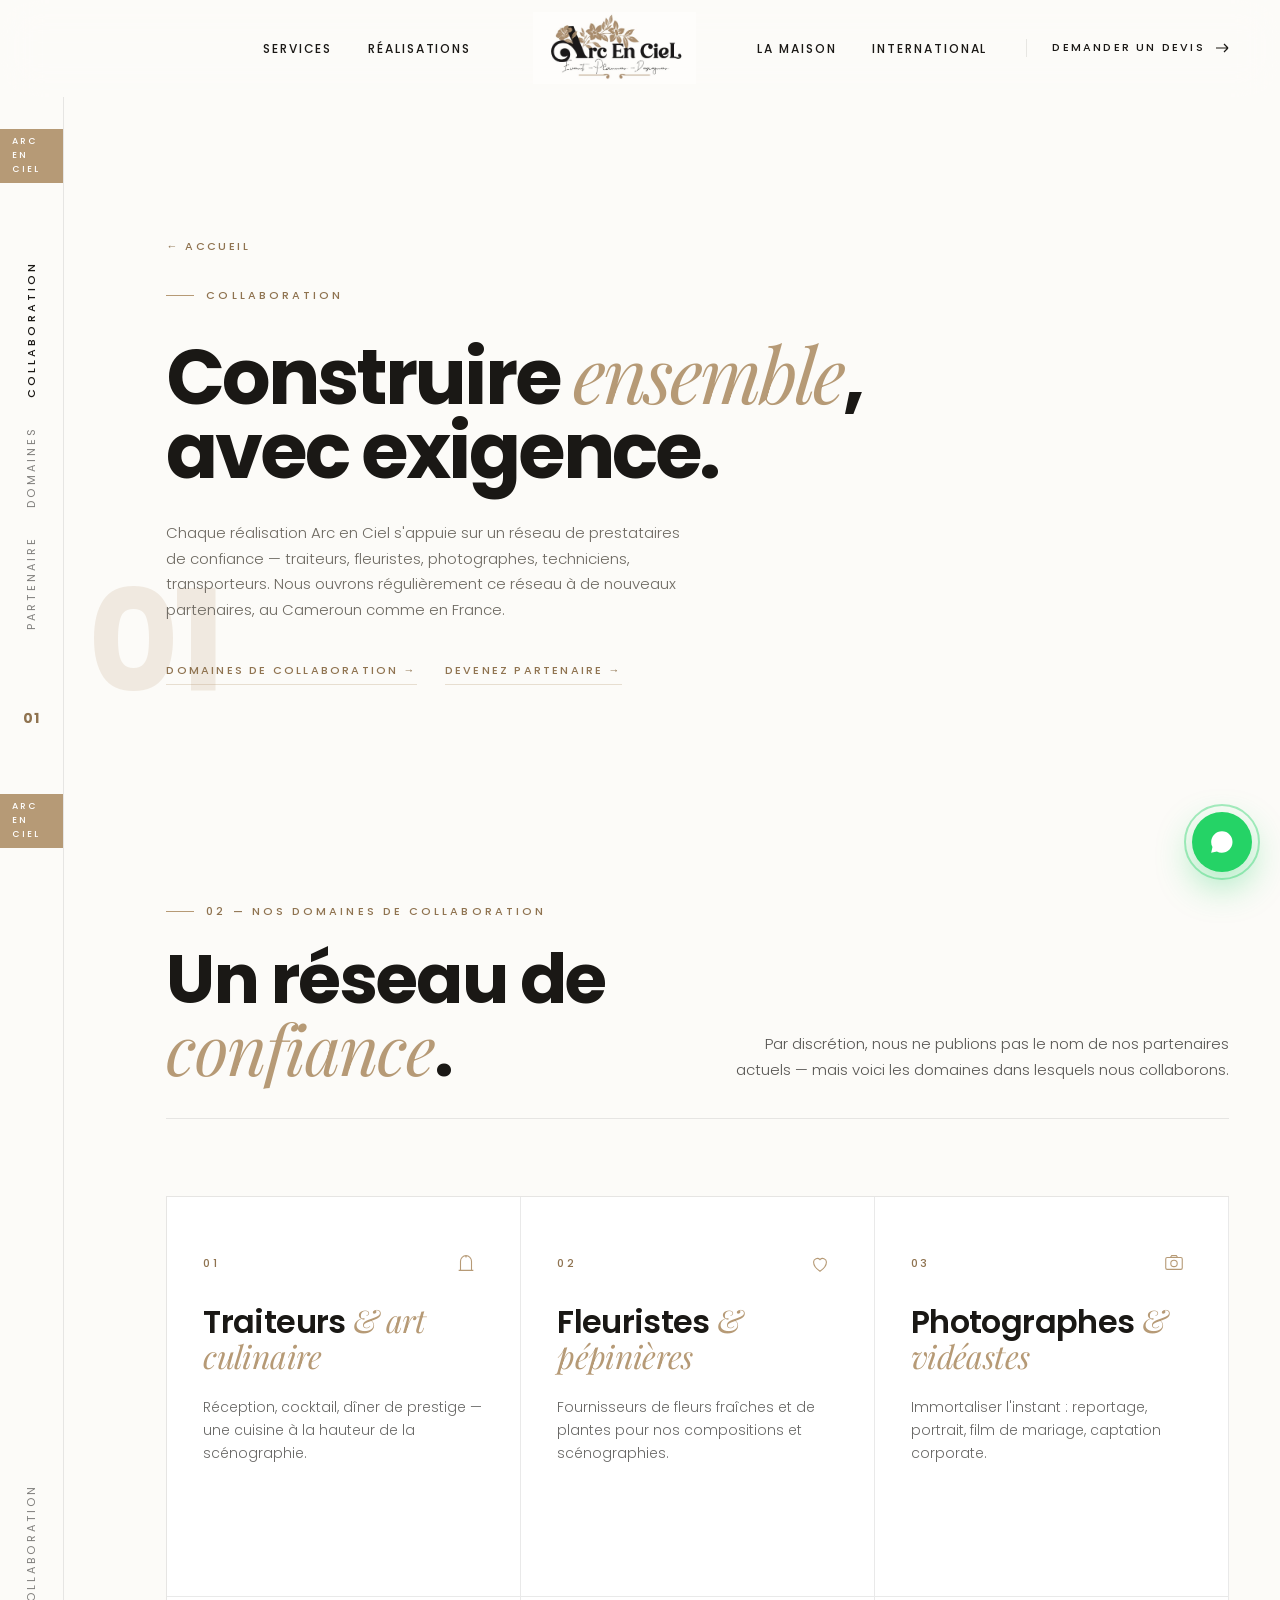
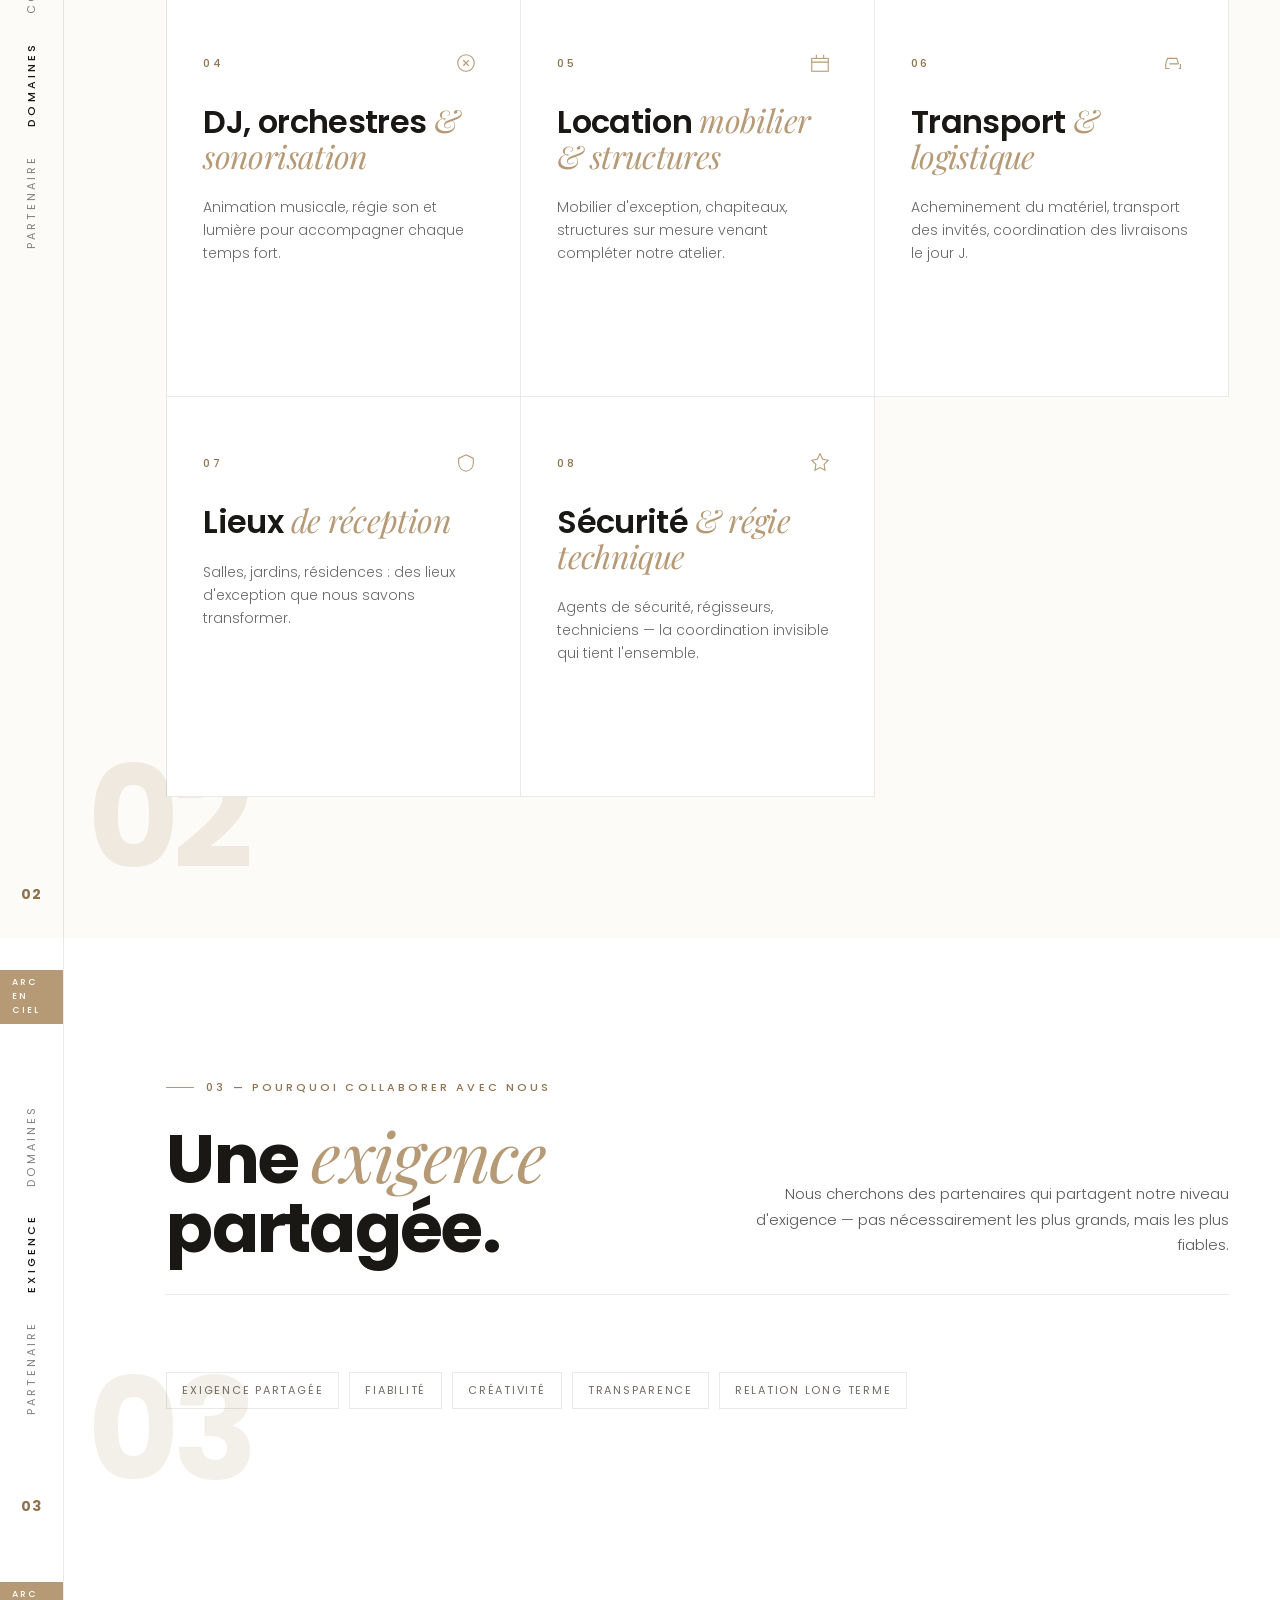
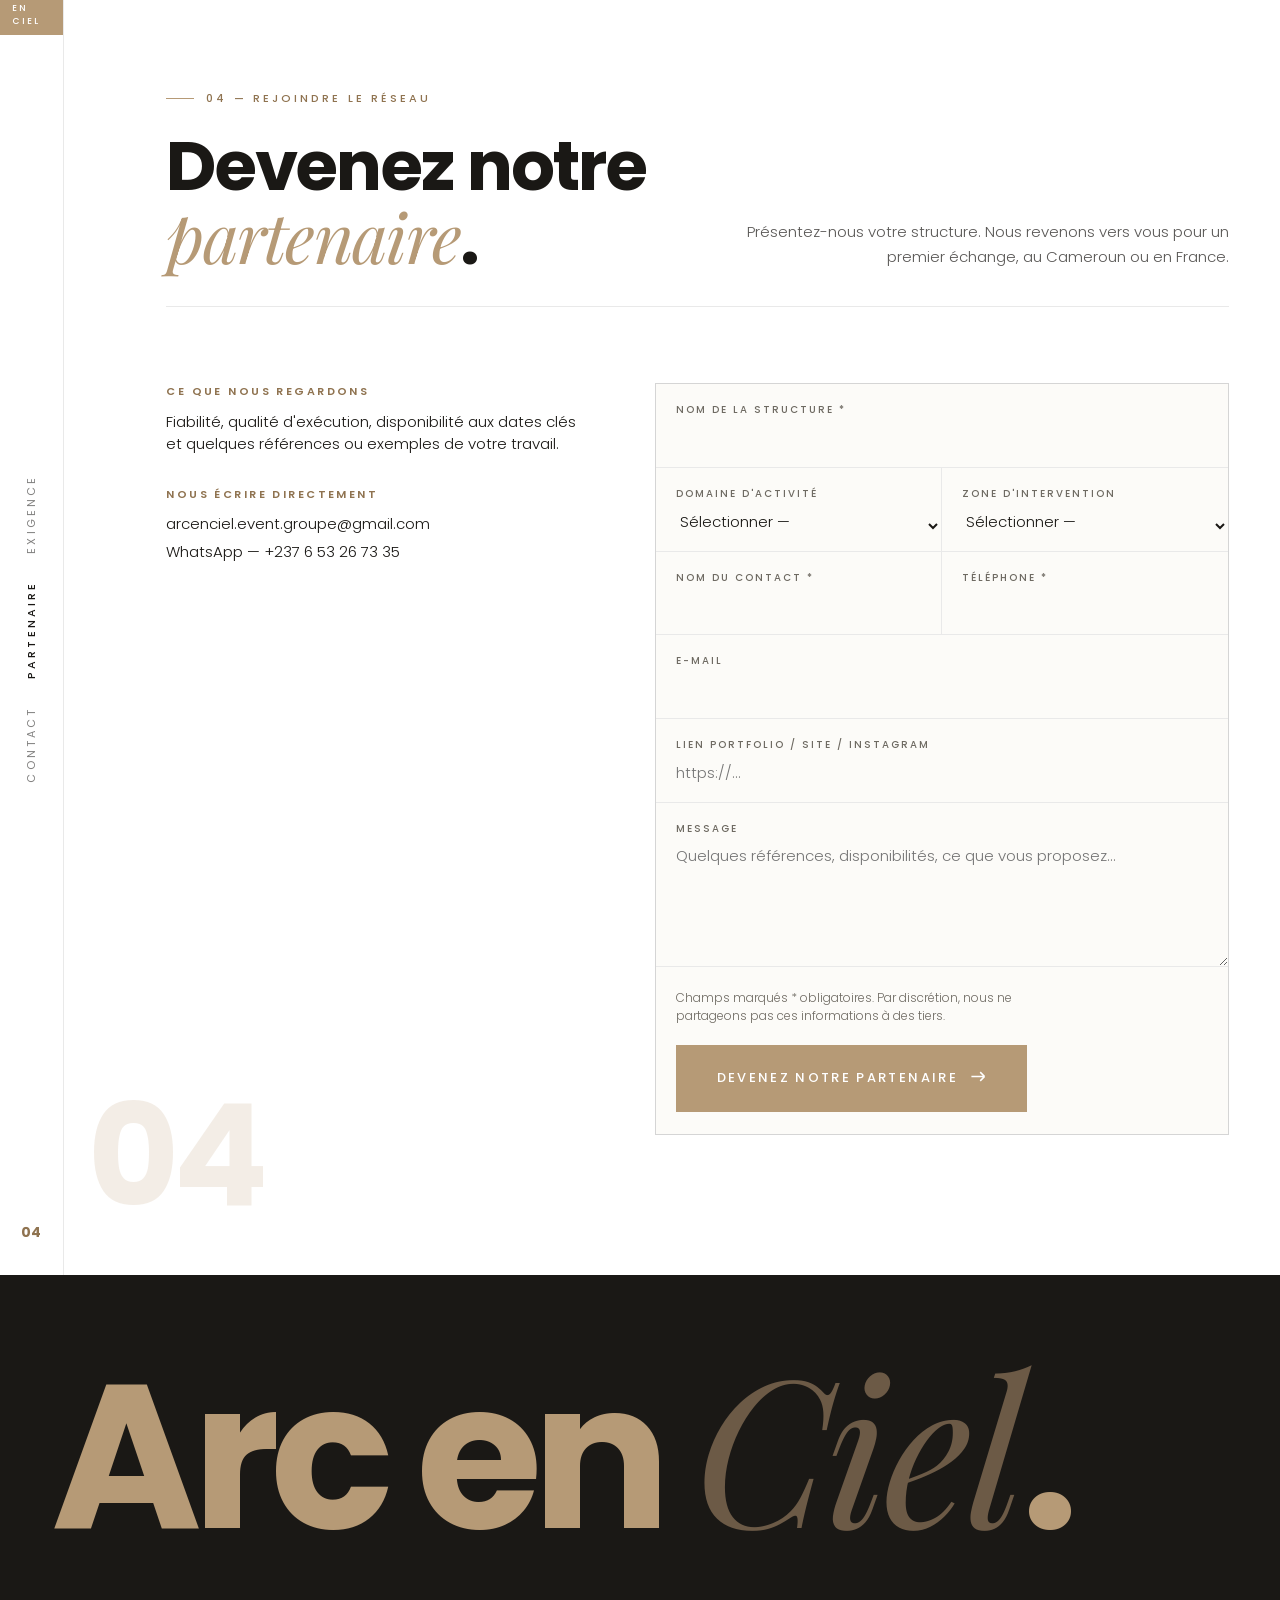
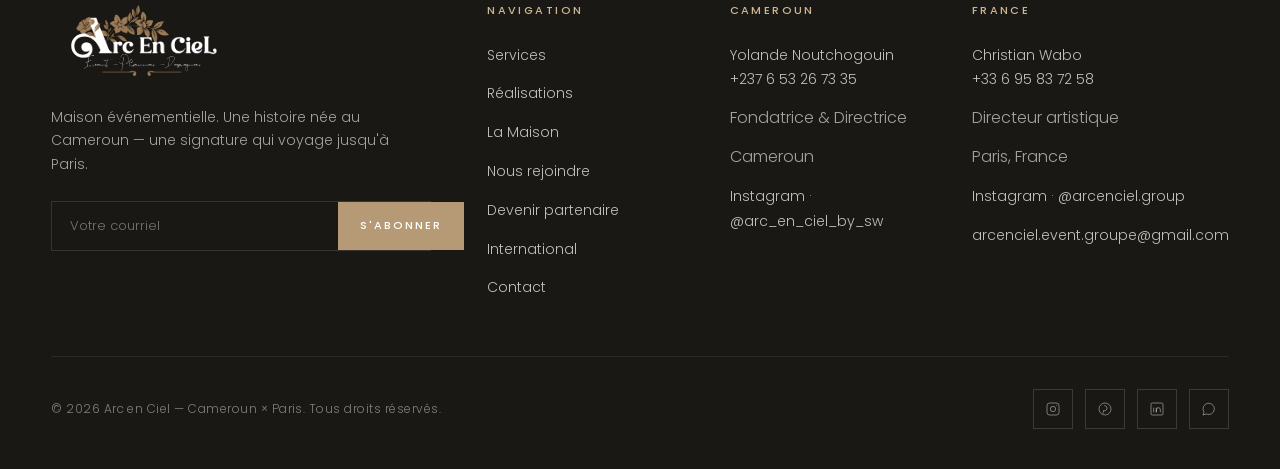
<file: arc-en-ciel/project/collaboration.html>
<!doctype html>
<html lang="fr">
<head>
  <meta charset="utf-8" />
  <meta name="viewport" content="width=device-width, initial-scale=1" />
  <title>Arc en Ciel — Nos partenaires | Devenez partenaire</title>
  <meta name="description" content="Arc en Ciel collabore avec des prestataires d'exception : traiteurs, fleuristes, photographes, DJ, mobilier, transport. Devenez partenaire au Cameroun ou en France." />
  <meta name="theme-color" content="#FCFBF8" />
  <link rel="canonical" href="https://arc-en-ciel-nu.vercel.app/collaboration" />

  <meta property="og:type" content="website" />
  <meta property="og:title" content="Arc en Ciel — Nos partenaires" />
  <meta property="og:description" content="Construire ensemble, avec exigence. Devenez partenaire de la Maison Arc en Ciel." />
  <meta property="og:url" content="https://arc-en-ciel-nu.vercel.app/collaboration" />
  <meta property="og:image" content="https://arc-en-ciel-nu.vercel.app/assets/logo-full.jpg" />
  <meta name="twitter:card" content="summary_large_image" />

  <link rel="preconnect" href="https://fonts.googleapis.com" />
  <link rel="preconnect" href="https://fonts.gstatic.com" crossorigin />
  <link href="https://fonts.googleapis.com/css2?family=Poppins:wght@300;400;500;600;700&family=Playfair+Display:ital,wght@0,400;1,400;1,500&display=swap" rel="stylesheet" />
  <link rel="stylesheet" href="styles.css" />
  <script src="image-slot.js"></script>
</head>
<body>

  <!-- ========== Nav ========== -->
  <nav class="nav" id="nav">
    <div class="wrap">
      <ul class="nav__menu nav__menu--l">
        <li><a href="services.html">Services</a></li>
        <li class="nav__has-sub">
          <a href="realisations.html">Réalisations</a>
          <div class="nav__sub">
            <div class="nav__sub-col">
              <a href="realisations.html#corporate" class="nav__sub-head">Corporate</a>
              <a href="realisations.html#inauguration">Inauguration d'agence</a>
              <a href="realisations.html#seminaire">Séminaire</a>
              <a href="realisations.html#conference">Conférence</a>
              <a href="realisations.html#fete-annuelle">Fête annuelle</a>
              <a href="realisations.html#dinner-affaires">Dîner d'affaires</a>
            </div>
            <div class="nav__sub-col">
              <a href="realisations.html#particuliers" class="nav__sub-head">Particuliers</a>
              <a href="realisations.html#mariages">Mariages</a>
              <a href="realisations.html#babyshower">Baby shower</a>
              <a href="realisations.html#anniversaire">Anniversaire</a>
              <a href="realisations.html#funerailles">Funérailles</a>
            </div>
          </div>
        </li>
      </ul>
      <a href="index.html" class="nav__brand" aria-label="Arc en Ciel — Accueil">
        <img src="assets/logo-full.jpg" alt="Arc en Ciel — Event Planner Designer" />
      </a>
      <div class="nav__right">
        <ul class="nav__menu nav__menu--r">
          <li class="nav__has-sub">
            <a href="a-propos.html">La Maison</a>
            <div class="nav__sub nav__sub--single">
              <div class="nav__sub-col">
                <a href="a-propos.html" class="nav__sub-head">Notre histoire</a>
                <a href="nous-rejoindre.html">Nous rejoindre</a>
                <a href="collaboration.html" class="is-active">Devenir partenaire</a>
              </div>
            </div>
          </li>
          <li><a href="international.html">International</a></li>
        </ul>
        <a href="contact.html?type=devis" class="nav__cta">
          Demander un devis
          <svg width="14" height="10" viewBox="0 0 14 10" fill="none"><path d="M1 5h12m0 0L9 1m4 4L9 9" stroke="currentColor" stroke-width="1.2"/></svg>
        </a>
        <button class="nav__burger" id="burger" aria-label="Menu">
          <span></span><span></span><span></span>
        </button>
      </div>
    </div>
  </nav>

  <!-- ========== Mobile drawer ========== -->
  <aside class="drawer" id="drawer" aria-hidden="true">
    <span class="drawer__num">— Menu</span>
    <button class="drawer__close" id="drawerClose" aria-label="Fermer">✕</button>
    <ul class="drawer__menu">
      <li><a href="index.html"><span class="num">00</span> Accueil</a></li>
      <li><a href="services.html"><span class="num">01</span> Services</a></li>
      <li>
        <a href="realisations.html"><span class="num">02</span> Réalisations</a>
        <div class="sub">
          <span class="sub__group">Corporate</span>
          <a href="realisations.html#inauguration">Inauguration d'agence</a>
          <a href="realisations.html#seminaire">Séminaire</a>
          <a href="realisations.html#conference">Conférence</a>
          <a href="realisations.html#fete-annuelle">Fête annuelle</a>
          <a href="realisations.html#dinner-affaires">Dîner d'affaires</a>
          <span class="sub__group">Particuliers</span>
          <a href="realisations.html#mariages">Mariages</a>
          <a href="realisations.html#babyshower">Baby shower</a>
          <a href="realisations.html#anniversaire">Anniversaire</a>
          <a href="realisations.html#funerailles">Funérailles</a>
        </div>
      </li>
      <li>
        <a href="a-propos.html"><span class="num">03</span> La Maison</a>
        <div class="sub">
          <a href="nous-rejoindre.html">Nous rejoindre</a>
          <a href="collaboration.html">Devenir partenaire</a>
        </div>
      </li>
      <li><a href="international.html"><span class="num">04</span> International</a></li>
      <li><a href="contact.html"><span class="num">05</span> Contact</a></li>
    </ul>
    <a href="contact.html?type=devis" class="drawer__cta">
      <span class="num">06</span> Demander un devis
      <svg width="16" height="11" viewBox="0 0 14 10" fill="none"><path d="M1 5h12m0 0L9 1m4 4L9 9" stroke="currentColor" stroke-width="1.4"/></svg>
    </a>
    <div class="drawer__foot">
      <div>
        <h6>Cameroun</h6>
        +237 6 53 26 73 35
      </div>
      <div>
        <h6>France</h6>
        Paris<br />+33 6 95 83 72 58
      </div>
    </div>
  </aside>

  <!-- ========== En-tête ========== -->
  <header class="section page-hero" data-screen-label="Collaboration">
    <aside class="sidebar-rail" aria-hidden="true">
      <span class="tag">ARC EN CIEL</span>
      <div class="vlabels">
        <span class="vlabel is-current">Collaboration</span>
        <span class="vlabel">Domaines</span>
        <span class="vlabel">Partenaire</span>
      </div>
      <span class="num">01</span>
    </aside>
    <span class="section-num">01</span>

    <div class="wrap">
      <div class="section__inner page-hero__inner">
        <a href="index.html" class="page-hero__back">← Accueil</a>
        <span class="eyebrow">Collaboration</span>
        <h1 class="page-hero__title">Construire <em>ensemble</em>, avec exigence.</h1>
        <p class="page-hero__lead">
          Chaque réalisation Arc en Ciel s'appuie sur un réseau de prestataires de confiance — traiteurs, fleuristes, photographes, techniciens, transporteurs. Nous ouvrons régulièrement ce réseau à de nouveaux partenaires, au Cameroun comme en France.
        </p>
        <div class="page-hero__jump">
          <a href="#domaines">Domaines de collaboration →</a>
          <a href="#devenir-partenaire">Devenez partenaire →</a>
        </div>
      </div>
    </div>
  </header>

  <!-- ========== Domaines de collaboration ========== -->
  <section class="section services" id="domaines" data-screen-label="Domaines">
    <aside class="sidebar-rail" aria-hidden="true">
      <span class="tag">ARC EN CIEL</span>
      <div class="vlabels">
        <span class="vlabel">Collaboration</span>
        <span class="vlabel is-current">Domaines</span>
        <span class="vlabel">Partenaire</span>
      </div>
      <span class="num">02</span>
    </aside>
    <span class="section-num">02</span>

    <div class="wrap">
      <div class="section__inner">
        <div class="sec-head reveal">
          <div class="sec-head__left">
            <span class="eyebrow">02 — Nos domaines de collaboration</span>
            <h2 class="h1 sec-head__title">Un réseau de <em>confiance</em>.</h2>
          </div>
          <div class="sec-head__aside">
            <p class="lede">
              Par discrétion, nous ne publions pas le nom de nos partenaires actuels — mais voici les domaines dans lesquels nous collaborons.
            </p>
          </div>
        </div>

        <div class="svc-grid">
          <article class="svc reveal" data-d="1">
            <div class="svc__top">
              <span>01</span>
              <span class="ico">
                <svg width="22" height="22" viewBox="0 0 24 24" fill="none"><path d="M4 20h16M6 20V10a6 6 0 0 1 12 0v10M12 4v2" stroke="currentColor" stroke-width="1.2"/></svg>
              </span>
            </div>
            <h3 class="svc__title">Traiteurs <em>& art culinaire</em></h3>
            <p class="svc__desc">Réception, cocktail, dîner de prestige — une cuisine à la hauteur de la scénographie.</p>
          </article>

          <article class="svc reveal" data-d="2">
            <div class="svc__top">
              <span>02</span>
              <span class="ico">
                <svg width="22" height="22" viewBox="0 0 24 24" fill="none"><path d="M12 21s-7-4.5-7-10a4 4 0 0 1 7-2.6A4 4 0 0 1 19 11c0 5.5-7 10-7 10z" stroke="currentColor" stroke-width="1.2"/></svg>
              </span>
            </div>
            <h3 class="svc__title">Fleuristes <em>& pépinières</em></h3>
            <p class="svc__desc">Fournisseurs de fleurs fraîches et de plantes pour nos compositions et scénographies.</p>
          </article>

          <article class="svc reveal" data-d="3">
            <div class="svc__top">
              <span>03</span>
              <span class="ico">
                <svg width="22" height="22" viewBox="0 0 24 24" fill="none"><rect x="3" y="6" width="18" height="13" rx="1.5" stroke="currentColor" stroke-width="1.2"/><circle cx="12" cy="12.5" r="3.5" stroke="currentColor" stroke-width="1.2"/><path d="M8 6l1.5-2h5L16 6" stroke="currentColor" stroke-width="1.2"/></svg>
              </span>
            </div>
            <h3 class="svc__title">Photographes <em>& vidéastes</em></h3>
            <p class="svc__desc">Immortaliser l'instant : reportage, portrait, film de mariage, captation corporate.</p>
          </article>

          <article class="svc reveal" data-d="1">
            <div class="svc__top">
              <span>04</span>
              <span class="ico">
                <svg width="22" height="22" viewBox="0 0 24 24" fill="none"><circle cx="12" cy="12" r="9" stroke="currentColor" stroke-width="1.2"/><path d="M9 9l6 6M15 9l-6 6" stroke="currentColor" stroke-width="1.2"/></svg>
              </span>
            </div>
            <h3 class="svc__title">DJ, orchestres <em>& sonorisation</em></h3>
            <p class="svc__desc">Animation musicale, régie son et lumière pour accompagner chaque temps fort.</p>
          </article>

          <article class="svc reveal" data-d="2">
            <div class="svc__top">
              <span>05</span>
              <span class="ico">
                <svg width="22" height="22" viewBox="0 0 24 24" fill="none"><rect x="3" y="7" width="18" height="14" stroke="currentColor" stroke-width="1.2"/><path d="M3 11h18M8 7V3m8 4V3" stroke="currentColor" stroke-width="1.2"/></svg>
              </span>
            </div>
            <h3 class="svc__title">Location <em>mobilier & structures</em></h3>
            <p class="svc__desc">Mobilier d'exception, chapiteaux, structures sur mesure venant compléter notre atelier.</p>
          </article>

          <article class="svc reveal" data-d="3">
            <div class="svc__top">
              <span>06</span>
              <span class="ico">
                <svg width="22" height="22" viewBox="0 0 24 24" fill="none"><path d="M3 13l2-6h10l2 6M3 13v5h2m14-5v5h-2M5 18h2m10 0h2M7 13h10" stroke="currentColor" stroke-width="1.2"/></svg>
              </span>
            </div>
            <h3 class="svc__title">Transport <em>& logistique</em></h3>
            <p class="svc__desc">Acheminement du matériel, transport des invités, coordination des livraisons le jour J.</p>
          </article>

          <article class="svc reveal" data-d="1">
            <div class="svc__top">
              <span>07</span>
              <span class="ico">
                <svg width="22" height="22" viewBox="0 0 24 24" fill="none"><path d="M12 3l8 4v5c0 5-3.4 8.4-8 9-4.6-.6-8-4-8-9V7z" stroke="currentColor" stroke-width="1.2"/></svg>
              </span>
            </div>
            <h3 class="svc__title">Lieux <em>de réception</em></h3>
            <p class="svc__desc">Salles, jardins, résidences : des lieux d'exception que nous savons transformer.</p>
          </article>

          <article class="svc reveal" data-d="2">
            <div class="svc__top">
              <span>08</span>
              <span class="ico">
                <svg width="22" height="22" viewBox="0 0 24 24" fill="none"><path d="M12 2l3 6 6 1-4.5 4.5L17.5 20 12 17l-5.5 3 1-6.5L3 9l6-1 3-6z" stroke="currentColor" stroke-width="1.2"/></svg>
              </span>
            </div>
            <h3 class="svc__title">Sécurité <em>& régie technique</em></h3>
            <p class="svc__desc">Agents de sécurité, régisseurs, techniciens — la coordination invisible qui tient l'ensemble.</p>
          </article>
        </div>
      </div>
    </div>
  </section>

  <!-- ========== Pourquoi collaborer ========== -->
  <section class="section portfolio" data-screen-label="Exigence partagée">
    <aside class="sidebar-rail" aria-hidden="true">
      <span class="tag">ARC EN CIEL</span>
      <div class="vlabels">
        <span class="vlabel">Domaines</span>
        <span class="vlabel is-current">Exigence</span>
        <span class="vlabel">Partenaire</span>
      </div>
      <span class="num">03</span>
    </aside>
    <span class="section-num">03</span>

    <div class="wrap">
      <div class="section__inner">
        <div class="sec-head reveal">
          <div class="sec-head__left">
            <span class="eyebrow">03 — Pourquoi collaborer avec nous</span>
            <h2 class="h1 sec-head__title">Une <em>exigence</em> partagée.</h2>
          </div>
          <div class="sec-head__aside">
            <p class="lede">
              Nous cherchons des partenaires qui partagent notre niveau d'exigence — pas nécessairement les plus grands, mais les plus fiables.
            </p>
          </div>
        </div>

        <div class="emphasis-row reveal">
          <span>Exigence partagée</span>
          <span>Fiabilité</span>
          <span>Créativité</span>
          <span>Transparence</span>
          <span>Relation long terme</span>
        </div>
      </div>
    </div>
  </section>

  <!-- ========== Devenez partenaire ========== -->
  <section class="section qf-section" id="devenir-partenaire" data-screen-label="Devenez partenaire">
    <aside class="sidebar-rail" aria-hidden="true">
      <span class="tag">ARC EN CIEL</span>
      <div class="vlabels">
        <span class="vlabel">Exigence</span>
        <span class="vlabel is-current">Partenaire</span>
        <span class="vlabel">Contact</span>
      </div>
      <span class="num">04</span>
    </aside>
    <span class="section-num">04</span>

    <div class="wrap">
      <div class="section__inner">
        <div class="sec-head reveal">
          <div class="sec-head__left">
            <span class="eyebrow">04 — Rejoindre le réseau</span>
            <h2 class="h1 sec-head__title">Devenez notre <em>partenaire</em>.</h2>
          </div>
          <div class="sec-head__aside">
            <p class="lede">
              Présentez-nous votre structure. Nous revenons vers vous pour un premier échange, au Cameroun ou en France.
            </p>
          </div>
        </div>

        <div class="cform-wrap reveal" id="partnerFormWrap">
          <div class="cform-aside">
            <div class="cform-aside__block">
              <h4>Ce que nous regardons</h4>
              <p>Fiabilité, qualité d'exécution, disponibilité aux dates clés et quelques références ou exemples de votre travail.</p>
            </div>
            <div class="cform-aside__block">
              <h4>Nous écrire directement</h4>
              <a href="mailto:arcenciel.event.groupe@gmail.com">arcenciel.event.groupe@gmail.com</a>
              <a href="https://wa.me/237653267335?text=Bonjour%20Arc%20en%20Ciel%2C%20je%20souhaite%20devenir%20partenaire%20(pr%C3%A9sentation%20de%20ma%20structure).">WhatsApp — +237 6 53 26 73 35</a>
            </div>
          </div>

          <form class="cform" id="partnerForm" novalidate autocomplete="on">
            <div class="qf-hp" aria-hidden="true">
              <label for="pf-hp">Votre site web</label>
              <input type="text" id="pf-hp" tabindex="-1" autocomplete="off" />
            </div>

            <div class="field field--full">
              <label for="pf-structure">Nom de la structure *</label>
              <input class="qf-input" type="text" id="pf-structure" required />
            </div>
            <div class="field">
              <label for="pf-domain">Domaine d'activité</label>
              <select class="qf-select" id="pf-domain">
                <option value="">Sélectionner —</option>
                <option>Traiteur &amp; art culinaire</option>
                <option>Fleuriste &amp; pépinière</option>
                <option>Photographe &amp; vidéaste</option>
                <option>DJ, orchestre &amp; sonorisation</option>
                <option>Location mobilier &amp; structures</option>
                <option>Transport &amp; logistique</option>
                <option>Lieu de réception</option>
                <option>Sécurité &amp; régie technique</option>
                <option>Autre</option>
              </select>
            </div>
            <div class="field">
              <label for="pf-zone">Zone d'intervention</label>
              <select class="qf-select" id="pf-zone">
                <option value="">Sélectionner —</option>
                <option>Cameroun</option>
                <option>France</option>
                <option>International</option>
              </select>
            </div>
            <div class="field">
              <label for="pf-name">Nom du contact *</label>
              <input class="qf-input" type="text" id="pf-name" required />
            </div>
            <div class="field">
              <label for="pf-phone">Téléphone *</label>
              <input class="qf-input" type="tel" id="pf-phone" required />
            </div>
            <div class="field field--full">
              <label for="pf-email">E-mail</label>
              <input class="qf-input" type="email" id="pf-email" />
            </div>
            <div class="field field--full">
              <label for="pf-link">Lien portfolio / site / Instagram</label>
              <input class="qf-input" type="text" id="pf-link" placeholder="https://…" />
            </div>
            <div class="field field--full">
              <label for="pf-msg">Message</label>
              <textarea class="qf-textarea" id="pf-msg" rows="4" placeholder="Quelques références, disponibilités, ce que vous proposez…"></textarea>
            </div>

            <div class="cform__foot">
              <p class="cform__note">Champs marqués * obligatoires. Par discrétion, nous ne partageons pas ces informations à des tiers.</p>
              <button type="submit" class="btn btn--lg" id="pfSubmit" style="--bg: var(--maron); --bd: var(--maron); color: var(--white);">
                <span>Devenez notre partenaire</span>
                <span class="arrow"><svg width="16" height="11" viewBox="0 0 14 10" fill="none"><path d="M1 5h12m0 0L9 1m4 4L9 9" stroke="currentColor" stroke-width="1.4"/></svg></span>
              </button>
            </div>
          </form>

          <p class="cform__ok" id="pfOk"></p>
        </div>
      </div>
    </div>
  </section>

  <!-- ========== Footer ========== -->
  <footer class="foot">
    <div class="wrap">
      <div class="foot__big">Arc en <em>Ciel</em>.</div>

      <div class="foot__cols">
        <div class="foot__col foot__about">
          <div class="foot__brand">
            <img src="assets/logo-full.jpg" alt="Arc en Ciel" />
          </div>
          <p>Maison événementielle. Une histoire née au Cameroun — une signature qui voyage jusqu'à Paris.</p>
          <form class="foot__news" onsubmit="event.preventDefault(); this.classList.add('is-done');">
            <input type="email" placeholder="Votre courriel" required />
            <button type="submit">S'abonner</button>
            <span class="foot__news__ok">Merci — inscription enregistrée.</span>
          </form>
        </div>

        <div class="foot__col">
          <h5>Navigation</h5>
          <ul>
            <li><a href="services.html">Services</a></li>
            <li><a href="realisations.html">Réalisations</a></li>
            <li><a href="a-propos.html">La Maison</a></li>
            <li><a href="nous-rejoindre.html">Nous rejoindre</a></li>
            <li><a href="collaboration.html">Devenir partenaire</a></li>
            <li><a href="international.html">International</a></li>
            <li><a href="contact.html">Contact</a></li>
          </ul>
        </div>

        <div class="foot__col">
          <h5>Cameroun</h5>
          <ul>
            <li><a href="tel:+237653267335">Yolande Noutchogouin<br />+237 6 53 26 73 35</a></li>
            <li>Fondatrice &amp; Directrice</li>
            <li>Cameroun</li>
            <li><a href="https://www.instagram.com/arc_en_ciel_by_sw" target="_blank" rel="noopener">Instagram · @arc_en_ciel_by_sw</a></li>
          </ul>
        </div>

        <div class="foot__col">
          <h5>France</h5>
          <ul>
            <li><a href="tel:+33695837258">Christian Wabo<br />+33 6 95 83 72 58</a></li>
            <li>Directeur artistique</li>
            <li>Paris, France</li>
            <li><a href="https://www.instagram.com/arcenciel.group" target="_blank" rel="noopener">Instagram · @arcenciel.group</a></li>
            <li><a href="mailto:arcenciel.event.groupe@gmail.com">arcenciel.event.groupe@gmail.com</a></li>
          </ul>
        </div>
      </div>

      <div class="foot__bottom">
        <span>© 2026 Arc en Ciel — Cameroun × Paris. Tous droits réservés.</span>
        <div class="foot__socials">
          <a href="https://www.instagram.com/arc_en_ciel_by_sw" target="_blank" rel="noopener" aria-label="Instagram">
            <svg width="16" height="16" viewBox="0 0 24 24" fill="none"><rect x="3" y="3" width="18" height="18" rx="4" stroke="currentColor" stroke-width="1.4"/><circle cx="12" cy="12" r="4" stroke="currentColor" stroke-width="1.4"/><circle cx="17.5" cy="6.5" r="0.8" fill="currentColor"/></svg>
          </a>
          <a href="https://www.pinterest.com/" target="_blank" rel="noopener" aria-label="Pinterest">
            <svg width="16" height="16" viewBox="0 0 24 24" fill="none"><circle cx="12" cy="12" r="9" stroke="currentColor" stroke-width="1.4"/><path d="M11 7c2 0 4 1 4 3.5s-1.5 4-3.5 4c-1 0-1.5-.5-1.5-.5L9 19" stroke="currentColor" stroke-width="1.4"/></svg>
          </a>
          <a href="https://www.linkedin.com/" target="_blank" rel="noopener" aria-label="LinkedIn">
            <svg width="16" height="16" viewBox="0 0 24 24" fill="none"><rect x="3" y="3" width="18" height="18" rx="2" stroke="currentColor" stroke-width="1.4"/><path d="M7 10v7m0-10v.01M11 17v-4a3 3 0 0 1 6 0v4M11 10v7" stroke="currentColor" stroke-width="1.4"/></svg>
          </a>
          <a href="https://wa.me/237653267335" target="_blank" rel="noopener" aria-label="WhatsApp">
            <svg width="16" height="16" viewBox="0 0 24 24" fill="none"><path d="M3 21l1.5-4.5A8.5 8.5 0 1 1 8 19.5L3 21z" stroke="currentColor" stroke-width="1.4"/></svg>
          </a>
        </div>
      </div>
    </div>
  </footer>

  <!-- ========== Floating WhatsApp ========== -->
  <a href="https://wa.me/237653267335?text=Bonjour%20Arc%20en%20Ciel" target="_blank" rel="noopener" class="fab" aria-label="WhatsApp">
    <svg width="26" height="26" viewBox="0 0 24 24" fill="currentColor"><path d="M17.5 14.4c-.3-.1-1.7-.8-2-.9-.3-.1-.4-.1-.6.1l-.8 1c-.2.2-.3.2-.6.1-1.6-.8-2.7-1.4-3.8-3.2-.3-.5.3-.5.8-1.5.1-.2 0-.3 0-.5l-.9-2c-.2-.5-.4-.4-.6-.4h-.5c-.2 0-.5.1-.8.4-1 1-1.3 2.3-.9 3.6.6 1.6 2.2 4.1 5.1 5.5 2.1 1 3 1.1 4 .9.7-.1 2-.9 2.3-1.7.3-.8.3-1.5.2-1.7 0-.1-.3-.2-.5-.3zM12 2C6.5 2 2 6.5 2 12c0 1.7.4 3.3 1.2 4.7L2 22l5.3-1.2c1.3.7 2.8 1.1 4.4 1.1 5.5 0 10-4.5 10-10S17.5 2 12 2z"/></svg>
    <span class="fab__tip">Discuter sur WhatsApp</span>
  </a>

  <!-- ========== Scripts ========== -->
  <script>
    const navEl = document.getElementById("nav");
    const setNavState = () => navEl?.classList.toggle("is-scrolled", window.scrollY > 24);
    setNavState();
    window.addEventListener("scroll", setNavState, { passive: true });

    const io = new IntersectionObserver((entries) => {
      entries.forEach((e) => { if (e.isIntersecting) { e.target.classList.add("is-in"); io.unobserve(e.target); } });
    }, { threshold: 0.1, rootMargin: "0px 0px -60px 0px" });
    document.querySelectorAll(".reveal").forEach((el) => io.observe(el));

    const burger = document.getElementById("burger");
    const drawer = document.getElementById("drawer");
    const drawerClose = document.getElementById("drawerClose");
    function toggleDrawer(open) {
      const willOpen = open ?? !drawer.classList.contains("is-open");
      drawer.classList.toggle("is-open", willOpen);
      burger.classList.toggle("is-open", willOpen);
      document.body.style.overflow = willOpen ? "hidden" : "";
    }
    burger?.addEventListener("click", () => toggleDrawer());
    drawerClose?.addEventListener("click", () => toggleDrawer(false));
    drawer?.querySelectorAll("a").forEach((a) => a.addEventListener("click", () => toggleDrawer(false)));

    // ---------- Formulaire partenaire ----------
    (function () {
      const form = document.getElementById("partnerForm");
      if (!form) return;
      const wrap = document.getElementById("partnerFormWrap");
      const okBox = document.getElementById("pfOk");
      const submitBtn = document.getElementById("pfSubmit");
      const openedAt = Date.now();
      const EMAIL = "arcenciel.event.groupe@gmail.com";

      form.addEventListener("submit", async (e) => {
        e.preventDefault();
        if (submitBtn.disabled) return;
        submitBtn.disabled = true;
        submitBtn.querySelector("span:first-child").textContent = "Envoi en cours…";

        const g = (id) => (document.getElementById(id)?.value || "").trim();
        const data = {
          "Type de demande": "Devenir partenaire",
          "Structure": g("pf-structure"),
          "Domaine d'activité": g("pf-domain"),
          "Zone d'intervention": g("pf-zone"),
          "Nom & prénom": g("pf-name"),
          "Téléphone": g("pf-phone"),
          "E-mail": g("pf-email"),
          "Portfolio / Références": g("pf-link"),
          "Message": g("pf-msg"),
        };
        const lines = ["NOUVELLE DEMANDE DE PARTENARIAT — ARC EN CIEL", ""];
        Object.entries(data).forEach(([k, v]) => { if (v) lines.push(k + " : " + v); });
        lines.push("", "— Envoyé depuis le formulaire « Devenez partenaire » du site.");
        const brief = lines.join("\n");
        const subject = "Devenir partenaire — " + (data["Structure"] || data["Nom & prénom"] || "Sans nom");

        let delivered = false;
        try {
          const r = await fetch("/api/lead", {
            method: "POST",
            headers: { "Content-Type": "application/json" },
            body: JSON.stringify({
              data,
              brief,
              company_website: document.getElementById("pf-hp").value,
              elapsed: Date.now() - openedAt,
            }),
          });
          const j = await r.json().catch(() => ({}));
          delivered = r.ok && j.ok === true;
        } catch (err) { delivered = false; }

        if (!delivered) {
          window.location.href = "mailto:" + EMAIL + "?subject=" + encodeURIComponent(subject) + "&body=" + encodeURIComponent(brief);
        }

        okBox.textContent = delivered
          ? "Merci — votre présentation vient d'être transmise à l'équipe Arc en Ciel. Nous revenons vers vous pour un premier échange."
          : "Votre messagerie s'est ouverte avec le récapitulatif — il ne reste qu'à l'envoyer.";
        wrap.classList.add("is-sent");
        form.querySelectorAll("input, select, textarea, button").forEach((el) => (el.disabled = true));
        okBox.scrollIntoView({ behavior: "smooth", block: "center" });
      });
    })();
  </script>

</body>
</html>
</file>
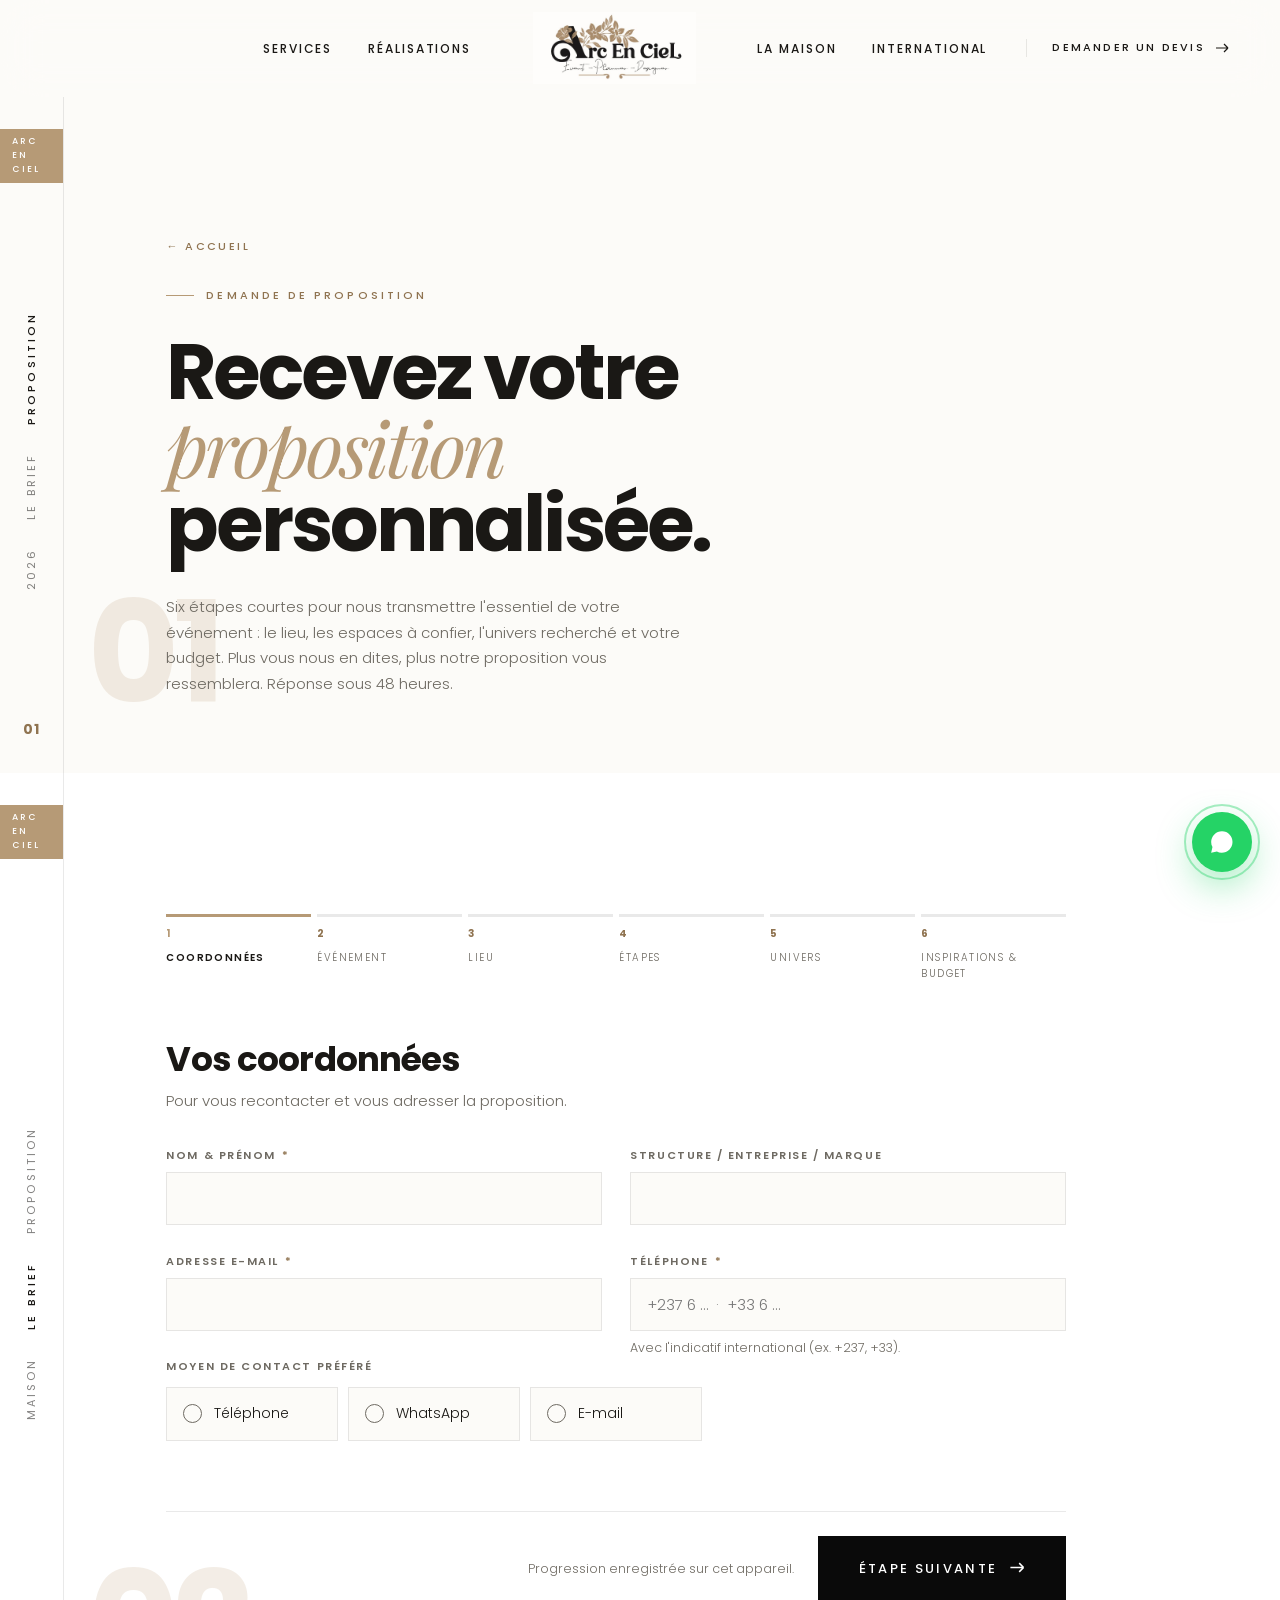
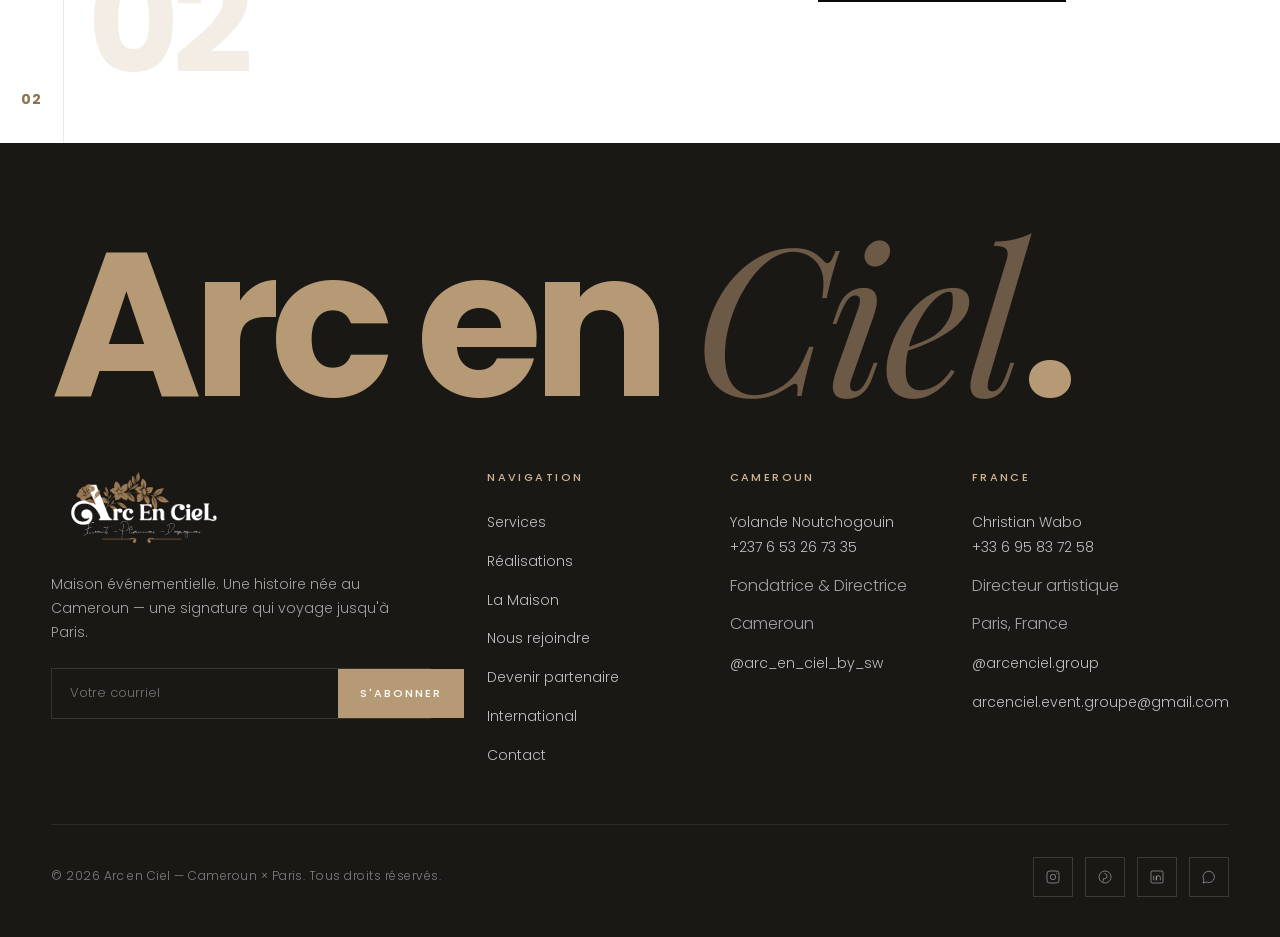
<file: arc-en-ciel/project/contact.html>
<!doctype html>
<html lang="fr">
<head>
  <meta charset="utf-8" />
  <meta name="viewport" content="width=device-width, initial-scale=1" />
  <title>Arc en Ciel — Recevez votre proposition personnalisée</title>
  <meta name="description" content="Décrivez votre événement à Arc en Ciel : coordonnées, lieu, espaces à décorer, univers esthétique, inspirations et budget. Nous préparons une proposition sur mesure." />
  <meta name="theme-color" content="#FCFBF8" />
  <link rel="canonical" href="https://arc-en-ciel-nu.vercel.app/contact" />
  <meta name="robots" content="noindex" />

  <link rel="preconnect" href="https://fonts.googleapis.com" />
  <link rel="preconnect" href="https://fonts.gstatic.com" crossorigin />
  <link href="https://fonts.googleapis.com/css2?family=Poppins:wght@300;400;500;600;700&family=Playfair+Display:ital,wght@0,400;1,400;1,500&display=swap" rel="stylesheet" />
  <link rel="stylesheet" href="styles.css" />
</head>
<body>

  <!-- ========== Nav ========== -->
  <nav class="nav" id="nav">
    <div class="wrap">
      <ul class="nav__menu nav__menu--l">
        <li><a href="services.html">Services</a></li>
        <li class="nav__has-sub">
          <a href="realisations.html">Réalisations</a>
          <div class="nav__sub">
            <div class="nav__sub-col">
              <a href="realisations.html#corporate" class="nav__sub-head">Corporate</a>
              <a href="realisations.html#inauguration">Inauguration d'agence</a>
              <a href="realisations.html#seminaire">Séminaire</a>
              <a href="realisations.html#conference">Conférence</a>
              <a href="realisations.html#fete-annuelle">Fête annuelle</a>
              <a href="realisations.html#dinner-affaires">Dîner d'affaires</a>
            </div>
            <div class="nav__sub-col">
              <a href="realisations.html#particuliers" class="nav__sub-head">Particuliers</a>
              <a href="realisations.html#mariages">Mariages</a>
              <a href="realisations.html#babyshower">Baby shower</a>
              <a href="realisations.html#anniversaire">Anniversaire</a>
              <a href="realisations.html#funerailles">Funérailles</a>
            </div>
          </div>
        </li>
      </ul>
      <a href="index.html" class="nav__brand" aria-label="Arc en Ciel — Accueil">
        <img src="assets/logo-full.jpg" alt="Arc en Ciel — Event Planner Designer" />
      </a>
      <div class="nav__right">
        <ul class="nav__menu nav__menu--r">
          <li class="nav__has-sub">
            <a href="a-propos.html">La Maison</a>
            <div class="nav__sub nav__sub--single">
              <div class="nav__sub-col">
                <a href="a-propos.html" class="nav__sub-head">Notre histoire</a>
                <a href="nous-rejoindre.html">Nous rejoindre</a>
                <a href="collaboration.html">Devenir partenaire</a>
              </div>
            </div>
          </li>
          <li><a href="international.html">International</a></li>
        </ul>
        <a href="#form" class="nav__cta">
          Demander un devis
          <svg width="14" height="10" viewBox="0 0 14 10" fill="none"><path d="M1 5h12m0 0L9 1m4 4L9 9" stroke="currentColor" stroke-width="1.2"/></svg>
        </a>
        <button class="nav__burger" id="burger" aria-label="Menu">
          <span></span><span></span><span></span>
        </button>
      </div>
    </div>
  </nav>

  <!-- ========== Mobile drawer ========== -->
  <aside class="drawer" id="drawer" aria-hidden="true">
    <span class="drawer__num">— Menu</span>
    <button class="drawer__close" id="drawerClose" aria-label="Fermer">✕</button>
    <ul class="drawer__menu">
      <li><a href="index.html"><span class="num">00</span> Accueil</a></li>
      <li><a href="services.html"><span class="num">01</span> Services</a></li>
      <li>
        <a href="realisations.html"><span class="num">02</span> Réalisations</a>
        <div class="sub">
          <span class="sub__group">Corporate</span>
          <a href="realisations.html#inauguration">Inauguration d'agence</a>
          <a href="realisations.html#seminaire">Séminaire</a>
          <a href="realisations.html#conference">Conférence</a>
          <a href="realisations.html#fete-annuelle">Fête annuelle</a>
          <a href="realisations.html#dinner-affaires">Dîner d'affaires</a>
          <span class="sub__group">Particuliers</span>
          <a href="realisations.html#mariages">Mariages</a>
          <a href="realisations.html#babyshower">Baby shower</a>
          <a href="realisations.html#anniversaire">Anniversaire</a>
          <a href="realisations.html#funerailles">Funérailles</a>
        </div>
      </li>
      <li>
        <a href="a-propos.html"><span class="num">03</span> La Maison</a>
        <div class="sub">
          <a href="nous-rejoindre.html">Nous rejoindre</a>
          <a href="collaboration.html">Devenir partenaire</a>
        </div>
      </li>
      <li><a href="international.html"><span class="num">04</span> International</a></li>
      <li><a href="#form"><span class="num">05</span> Contact</a></li>
    </ul>
    <a href="contact.html?type=devis" class="drawer__cta">
      <span class="num">06</span> Demander un devis
      <svg width="16" height="11" viewBox="0 0 14 10" fill="none"><path d="M1 5h12m0 0L9 1m4 4L9 9" stroke="currentColor" stroke-width="1.4"/></svg>
    </a>
    <div class="drawer__foot">
      <div>
        <h6>Cameroun</h6>
        +237 6 53 26 73 35
      </div>
      <div>
        <h6>France</h6>
        Paris<br />+33 6 95 83 72 58
      </div>
    </div>
  </aside>

  <!-- ========== En-tête ========== -->
  <header class="section page-hero" data-screen-label="Proposition">
    <aside class="sidebar-rail" aria-hidden="true">
      <span class="tag">ARC EN CIEL</span>
      <div class="vlabels">
        <span class="vlabel is-current">Proposition</span>
        <span class="vlabel">Le brief</span>
        <span class="vlabel">2026</span>
      </div>
      <span class="num">01</span>
    </aside>
    <span class="section-num">01</span>

    <div class="wrap">
      <div class="section__inner page-hero__inner">
        <a href="index.html" class="page-hero__back">← Accueil</a>
        <span class="eyebrow">Demande de proposition</span>
        <h1 class="page-hero__title">Recevez votre <em>proposition</em> personnalisée.</h1>
        <p class="page-hero__lead">
          Six étapes courtes pour nous transmettre l'essentiel de votre événement : le lieu, les espaces à confier, l'univers recherché et votre budget. Plus vous nous en dites, plus notre proposition vous ressemblera. Réponse sous 48 heures.
        </p>
      </div>
    </div>
  </header>

  <!-- ========== Formulaire de qualification ========== -->
  <!-- Site statique, sans back-end : à l'envoi, ouverture du client mail avec un récapitulatif
       structuré vers arcenciel.event.groupe@gmail.com (+ options WhatsApp / copier).
       Autosave via localStorage. Pour un envoi serveur + upload d'images + CRM,
       brancher un endpoint (Formspree / Getform / API) sur qfSubmit(). -->
  <section class="section qf-section" id="form" data-screen-label="Formulaire">
    <aside class="sidebar-rail" aria-hidden="true">
      <span class="tag">ARC EN CIEL</span>
      <div class="vlabels">
        <span class="vlabel">Proposition</span>
        <span class="vlabel is-current">Le brief</span>
        <span class="vlabel">Maison</span>
      </div>
      <span class="num">02</span>
    </aside>
    <span class="section-num">02</span>

    <div class="wrap">
      <div class="section__inner">
        <form class="qf reveal" id="qf" novalidate autocomplete="on">

          <!-- Anti-spam : champ leurre, invisible aux humains -->
          <div class="qf-hp" aria-hidden="true">
            <label for="q-hp">Ne rien saisir</label>
            <input type="text" id="q-hp" name="company_website" tabindex="-1" autocomplete="off" />
          </div>

          <!-- Progression -->
          <ol class="qf__progress" id="qfProgress" aria-hidden="true">
            <li data-step="1"><span class="qf__pnum">1</span><span class="qf__plabel">Coordonnées</span></li>
            <li data-step="2"><span class="qf__pnum">2</span><span class="qf__plabel">Événement</span></li>
            <li data-step="3"><span class="qf__pnum">3</span><span class="qf__plabel">Lieu</span></li>
            <li data-step="4"><span class="qf__pnum">4</span><span class="qf__plabel">Étapes</span></li>
            <li data-step="5"><span class="qf__pnum">5</span><span class="qf__plabel">Univers</span></li>
            <li data-step="6"><span class="qf__pnum">6</span><span class="qf__plabel">Inspirations &amp; budget</span></li>
          </ol>

          <!-- ÉTAPE 1 — Vos coordonnées -->
          <fieldset class="qf__step" data-step="1">
            <legend class="qf__steptitle">Vos coordonnées</legend>
            <p class="qf__stepintro">Pour vous recontacter et vous adresser la proposition.</p>

            <div class="qf-grid">
              <div class="qf-field" data-name="first_last_name">
                <label class="qf-label" for="q-name">Nom &amp; prénom <span class="req">*</span></label>
                <input class="qf-input" type="text" id="q-name" name="name" autocomplete="name" required />
                <p class="qf-err">Merci d'indiquer votre nom et prénom.</p>
              </div>
              <div class="qf-field" data-name="company">
                <label class="qf-label" for="q-company">Structure / entreprise / marque</label>
                <input class="qf-input" type="text" id="q-company" name="company" autocomplete="organization" />
              </div>
              <div class="qf-field" data-name="email">
                <label class="qf-label" for="q-email">Adresse e-mail <span class="req">*</span></label>
                <input class="qf-input" type="email" id="q-email" name="email" autocomplete="email" inputmode="email" required />
                <p class="qf-err">Cette adresse e-mail ne semble pas valide.</p>
              </div>
              <div class="qf-field" data-name="phone">
                <label class="qf-label" for="q-phone">Téléphone <span class="req">*</span></label>
                <input class="qf-input" type="tel" id="q-phone" name="phone" autocomplete="tel" inputmode="tel" placeholder="+237 6 …  ·  +33 6 …" required />
                <p class="qf-hint">Avec l'indicatif international (ex. +237, +33).</p>
                <p class="qf-err">Merci d'indiquer un numéro joignable, avec l'indicatif.</p>
              </div>
            </div>

            <div class="qf-field" data-name="preferred_contact">
              <span class="qf-label">Moyen de contact préféré</span>
              <div class="qf-opts qf-opts--3">
                <label class="qf-opt"><input type="radio" name="preferred_contact" value="Téléphone" /><span>Téléphone</span></label>
                <label class="qf-opt"><input type="radio" name="preferred_contact" value="WhatsApp" /><span>WhatsApp</span></label>
                <label class="qf-opt"><input type="radio" name="preferred_contact" value="E-mail" /><span>E-mail</span></label>
              </div>
            </div>
          </fieldset>

          <!-- ÉTAPE 2 — Votre événement -->
          <fieldset class="qf__step" data-step="2" hidden>
            <legend class="qf__steptitle">Votre événement</legend>
            <p class="qf__stepintro">Ce que nous allons mettre en scène.</p>

            <div class="qf-field" data-name="event_type">
              <span class="qf-label">Type d'événement <span class="req">*</span></span>
              <div class="qf-opts">
                <label class="qf-opt"><input type="radio" name="event_type" value="Mariage" required /><span>Mariage</span></label>
                <label class="qf-opt"><input type="radio" name="event_type" value="Mariage traditionnel" /><span>Mariage traditionnel</span></label>
                <label class="qf-opt"><input type="radio" name="event_type" value="Anniversaire" /><span>Anniversaire</span></label>
                <label class="qf-opt"><input type="radio" name="event_type" value="Baptême" /><span>Baptême</span></label>
                <label class="qf-opt"><input type="radio" name="event_type" value="Baby shower" /><span>Baby shower</span></label>
                <label class="qf-opt"><input type="radio" name="event_type" value="Graduation" /><span>Graduation</span></label>
                <label class="qf-opt"><input type="radio" name="event_type" value="Événement d'entreprise" /><span>Événement d'entreprise</span></label>
                <label class="qf-opt"><input type="radio" name="event_type" value="Dîner privé" /><span>Dîner privé</span></label>
                <label class="qf-opt"><input type="radio" name="event_type" value="Autre" data-other="q-eventtype-other-wrap" /><span>Autre</span></label>
              </div>
              <p class="qf-err">Merci de choisir un type d'événement.</p>
              <div class="qf-field qf-reveal" id="q-eventtype-other-wrap" hidden data-name="event_type_other">
                <label class="qf-label" for="q-eventtype-other">Précisez votre type d'événement</label>
                <input class="qf-input" type="text" id="q-eventtype-other" name="event_type_other" />
              </div>
            </div>

            <div class="qf-grid">
              <div class="qf-field" data-name="event_date">
                <label class="qf-label" for="q-date">Date de l'événement <span class="req">*</span></label>
                <input class="qf-input" type="date" id="q-date" name="event_date" required />
                <p class="qf-err">Merci d'indiquer une date.</p>
              </div>
              <div class="qf-field" data-name="guest_count">
                <label class="qf-label" for="q-guests">Nombre d'invités estimé <span class="req">*</span></label>
                <input class="qf-input" type="number" id="q-guests" name="guest_count" min="1" max="5000" step="1" inputmode="numeric" required />
                <p class="qf-err">Indiquez un nombre d'invités réaliste (entre 1 et 5 000).</p>
              </div>
            </div>

            <div class="qf-field" data-name="date_flexible">
              <span class="qf-label">La date est-elle flexible ?</span>
              <div class="qf-opts qf-opts--2">
                <label class="qf-opt"><input type="radio" name="date_flexible" value="Oui" /><span>Oui</span></label>
                <label class="qf-opt"><input type="radio" name="date_flexible" value="Non" /><span>Non</span></label>
              </div>
            </div>

            <div class="qf-field" data-name="location_type">
              <span class="qf-label">L'événement se tient…</span>
              <div class="qf-opts qf-opts--3">
                <label class="qf-opt"><input type="radio" name="location_type" value="Intérieur" /><span>En intérieur</span></label>
                <label class="qf-opt"><input type="radio" name="location_type" value="Extérieur" /><span>En extérieur</span></label>
                <label class="qf-opt"><input type="radio" name="location_type" value="Les deux" /><span>Les deux</span></label>
              </div>
            </div>
          </fieldset>

          <!-- ÉTAPE 3 — Lieu de célébration -->
          <fieldset class="qf__step" data-step="3" hidden>
            <legend class="qf__steptitle">Lieu de célébration</legend>
            <p class="qf__stepintro">Le terrain de jeu — et ses contraintes.</p>

            <div class="qf-grid">
              <div class="qf-field" data-name="venue_name">
                <label class="qf-label" for="q-venue">Lieu / salle de réception <span class="req">*</span></label>
                <input class="qf-input" type="text" id="q-venue" name="venue_name" placeholder="Nom de la salle ou du lieu" required />
                <p class="qf-err">Merci d'indiquer le lieu (même provisoire).</p>
              </div>
              <div class="qf-field" data-name="country">
                <label class="qf-label" for="q-country">Pays <span class="req">*</span></label>
                <select class="qf-select" id="q-country" name="country" required>
                  <option value="" disabled selected>Choisir…</option>
                  <option value="Cameroun">Cameroun</option>
                  <option value="France">France</option>
                  <option value="Belgique">Belgique</option>
                  <option value="Suisse">Suisse</option>
                  <option value="Canada">Canada</option>
                  <option value="Côte d'Ivoire">Côte d'Ivoire</option>
                  <option value="Sénégal">Sénégal</option>
                  <option value="Gabon">Gabon</option>
                  <option value="Autre">Autre</option>
                </select>
                <p class="qf-err">Merci de sélectionner un pays.</p>
              </div>
              <div class="qf-field" data-name="city">
                <label class="qf-label" for="q-city">Ville <span class="req">*</span></label>
                <input class="qf-input" type="text" id="q-city" name="city" autocomplete="address-level2" required />
                <p class="qf-err">Merci d'indiquer la ville.</p>
              </div>
              <div class="qf-field" data-name="department">
                <label class="qf-label" for="q-dept">Département / région</label>
                <input class="qf-input" type="text" id="q-dept" name="department" autocomplete="address-level1" />
              </div>
              <div class="qf-field qf-field--full" data-name="address">
                <label class="qf-label" for="q-address">Adresse du lieu</label>
                <input class="qf-input" type="text" id="q-address" name="address" autocomplete="street-address" />
              </div>
            </div>

            <div class="qf-field" data-name="venue_reserved">
              <span class="qf-label">Le lieu est-il déjà réservé ?</span>
              <div class="qf-opts qf-opts--3">
                <label class="qf-opt"><input type="radio" name="venue_reserved" value="Oui" /><span>Oui</span></label>
                <label class="qf-opt"><input type="radio" name="venue_reserved" value="Non" /><span>Non</span></label>
                <label class="qf-opt"><input type="radio" name="venue_reserved" value="En cours" /><span>En cours</span></label>
              </div>
            </div>

            <div class="qf-grid">
              <div class="qf-field qf-field--full" data-name="setup_hours">
                <label class="qf-label" for="q-setup">Horaires disponibles pour l'installation</label>
                <input class="qf-input" type="text" id="q-setup" name="setup_hours" placeholder="Ex. accès la veille dès 15h · le jour J de 8h à 12h" />
                <p class="qf-hint">Contraintes d'accès, de montage et de démontage.</p>
              </div>
              <div class="qf-field" data-name="event_start">
                <label class="qf-label" for="q-start">Heure de début de l'événement</label>
                <input class="qf-input" type="time" id="q-start" name="event_start" />
              </div>
              <div class="qf-field" data-name="event_end">
                <label class="qf-label" for="q-end">Heure de fin prévue</label>
                <input class="qf-input" type="time" id="q-end" name="event_end" />
                <p class="qf-err">L'heure de fin ne peut pas précéder l'heure de début.</p>
              </div>
            </div>
          </fieldset>

          <!-- ÉTAPE 4 — Les différentes étapes de l'événement -->
          <fieldset class="qf__step" data-step="4" hidden>
            <legend class="qf__steptitle">Quels espaces souhaitez-vous nous confier ?</legend>
            <p class="qf__stepintro">Sélectionnez tout ce que nous devons prendre en charge.</p>

            <div class="qf-field" data-name="event_spaces">
              <span class="qf-label">Espaces &amp; étapes</span>
              <div class="qf-opts qf-opts--check">
                <label class="qf-opt qf-opt--check"><input type="checkbox" name="event_spaces" value="Cérémonie" /><span>Cérémonie</span></label>
                <label class="qf-opt qf-opt--check"><input type="checkbox" name="event_spaces" value="Cocktail / vin d'honneur" /><span>Cocktail / vin d'honneur</span></label>
                <label class="qf-opt qf-opt--check"><input type="checkbox" name="event_spaces" value="Salle de réception / dîner" /><span>Salle de réception / dîner</span></label>
                <label class="qf-opt qf-opt--check"><input type="checkbox" name="event_spaces" value="Tables des invités" /><span>Tables des invités</span></label>
                <label class="qf-opt qf-opt--check"><input type="checkbox" name="event_spaces" value="Table d'honneur" /><span>Table d'honneur</span></label>
                <label class="qf-opt qf-opt--check"><input type="checkbox" name="event_spaces" value="Coin photo / photobooth" /><span>Coin photo / photobooth</span></label>
                <label class="qf-opt qf-opt--check"><input type="checkbox" name="event_spaces" value="Entrée / panneau de bienvenue" /><span>Entrée / panneau de bienvenue</span></label>
                <label class="qf-opt qf-opt--check"><input type="checkbox" name="event_spaces" value="Espace buffet" /><span>Espace buffet</span></label>
                <label class="qf-opt qf-opt--check"><input type="checkbox" name="event_spaces" value="Bar" /><span>Bar</span></label>
                <label class="qf-opt qf-opt--check"><input type="checkbox" name="event_spaces" value="Dancefloor / piste de danse" /><span>Dancefloor / piste de danse</span></label>
                <label class="qf-opt qf-opt--check"><input type="checkbox" name="event_spaces" value="Espace gâteau" /><span>Espace gâteau</span></label>
                <label class="qf-opt qf-opt--check"><input type="checkbox" name="event_spaces" value="Espace lounge" /><span>Espace lounge</span></label>
                <label class="qf-opt qf-opt--check"><input type="checkbox" name="event_spaces" value="Décoration extérieure" /><span>Décoration extérieure</span></label>
                <label class="qf-opt qf-opt--check"><input type="checkbox" name="event_spaces" value="Autre" data-other="q-spaces-other-wrap" /><span>Autre</span></label>
              </div>
              <div class="qf-field qf-reveal" id="q-spaces-other-wrap" hidden data-name="event_spaces_other">
                <label class="qf-label" for="q-spaces-other">Précisez les autres espaces ou prestations souhaités</label>
                <input class="qf-input" type="text" id="q-spaces-other" name="event_spaces_other" />
              </div>
            </div>

            <div class="qf-field" data-name="services">
              <span class="qf-label">Quelle prestation souhaitez-vous ?</span>
              <div class="qf-opts qf-opts--check">
                <label class="qf-opt qf-opt--check"><input type="checkbox" name="services" value="Décoration complète" /><span>Décoration complète</span></label>
                <label class="qf-opt qf-opt--check"><input type="checkbox" name="services" value="Décoration partielle" /><span>Décoration partielle</span></label>
                <label class="qf-opt qf-opt--check"><input type="checkbox" name="services" value="Mise en place uniquement" /><span>Mise en place uniquement</span></label>
                <label class="qf-opt qf-opt--check"><input type="checkbox" name="services" value="Location de mobilier / matériel" /><span>Location de mobilier / matériel</span></label>
                <label class="qf-opt qf-opt--check"><input type="checkbox" name="services" value="Conception scénographique + installation" /><span>Conception scénographique + installation</span></label>
              </div>
            </div>
          </fieldset>

          <!-- ÉTAPE 5 — Univers & décoration -->
          <fieldset class="qf__step" data-step="5" hidden>
            <legend class="qf__steptitle">Univers &amp; décoration</legend>
            <p class="qf__stepintro">L'intention esthétique — dites-nous ce que vous imaginez.</p>

            <div class="qf-field" data-name="universe">
              <label class="qf-label" for="q-universe">Quel univers souhaitez-vous créer ?</label>
              <textarea class="qf-textarea" id="q-universe" name="universe" placeholder="Ambiance, émotion recherchée, références, mots-clés…"></textarea>
            </div>

            <div class="qf-grid">
              <div class="qf-field" data-name="theme">
                <label class="qf-label" for="q-theme">Thème de l'événement</label>
                <input class="qf-input" type="text" id="q-theme" name="theme" />
              </div>
              <div class="qf-field" data-name="colors_to_avoid">
                <label class="qf-label" for="q-avoid">Couleurs à éviter</label>
                <input class="qf-input" type="text" id="q-avoid" name="colors_to_avoid" />
              </div>
            </div>

            <div class="qf-field" data-name="preferred_colors">
              <span class="qf-label">Couleurs souhaitées <span class="qf-hint">(2 à 5)</span></span>
              <div class="qf-colors" id="qfColors"></div>
              <button type="button" class="qf-linkbtn" id="qfAddColor">+ Ajouter une couleur</button>
            </div>

            <div class="qf-field" data-name="styles">
              <span class="qf-label">Style recherché</span>
              <div class="qf-opts qf-opts--check">
                <label class="qf-opt qf-opt--check"><input type="checkbox" name="styles" value="Élégant" /><span>Élégant</span></label>
                <label class="qf-opt qf-opt--check"><input type="checkbox" name="styles" value="Moderne" /><span>Moderne</span></label>
                <label class="qf-opt qf-opt--check"><input type="checkbox" name="styles" value="Minimaliste" /><span>Minimaliste</span></label>
                <label class="qf-opt qf-opt--check"><input type="checkbox" name="styles" value="Romantique" /><span>Romantique</span></label>
                <label class="qf-opt qf-opt--check"><input type="checkbox" name="styles" value="Chic" /><span>Chic</span></label>
                <label class="qf-opt qf-opt--check"><input type="checkbox" name="styles" value="Bohème" /><span>Bohème</span></label>
                <label class="qf-opt qf-opt--check"><input type="checkbox" name="styles" value="Traditionnel" /><span>Traditionnel</span></label>
                <label class="qf-opt qf-opt--check"><input type="checkbox" name="styles" value="Luxe" /><span>Luxe</span></label>
                <label class="qf-opt qf-opt--check"><input type="checkbox" name="styles" value="Floral" /><span>Floral</span></label>
                <label class="qf-opt qf-opt--check"><input type="checkbox" name="styles" value="Tropical" /><span>Tropical</span></label>
                <label class="qf-opt qf-opt--check"><input type="checkbox" name="styles" value="Afro-contemporain" /><span>Afro-contemporain</span></label>
                <label class="qf-opt qf-opt--check"><input type="checkbox" name="styles" value="Autre" data-other="q-styles-other-wrap" /><span>Autre</span></label>
              </div>
              <div class="qf-field qf-reveal" id="q-styles-other-wrap" hidden data-name="styles_other">
                <label class="qf-label" for="q-styles-other">Précisez le style</label>
                <input class="qf-input" type="text" id="q-styles-other" name="styles_other" />
              </div>
            </div>

            <div class="qf-field" data-name="flowers">
              <span class="qf-label">Souhaitez-vous des fleurs ?</span>
              <div class="qf-opts qf-opts--4">
                <label class="qf-opt"><input type="radio" name="flowers" value="Naturelles" /><span>Naturelles</span></label>
                <label class="qf-opt"><input type="radio" name="flowers" value="Artificielles" /><span>Artificielles</span></label>
                <label class="qf-opt"><input type="radio" name="flowers" value="Mix des deux" /><span>Mix des deux</span></label>
                <label class="qf-opt"><input type="radio" name="flowers" value="À définir" /><span>À définir</span></label>
              </div>
            </div>

            <div class="qf-field" data-name="important_elements">
              <span class="qf-label">Éléments particulièrement importants pour vous</span>
              <div class="qf-opts qf-opts--check">
                <label class="qf-opt qf-opt--check"><input type="checkbox" name="important_elements" value="Drapage" /><span>Drapage</span></label>
                <label class="qf-opt qf-opt--check"><input type="checkbox" name="important_elements" value="Fleurs" /><span>Fleurs</span></label>
                <label class="qf-opt qf-opt--check"><input type="checkbox" name="important_elements" value="Bougies" /><span>Bougies</span></label>
                <label class="qf-opt qf-opt--check"><input type="checkbox" name="important_elements" value="Mobilier" /><span>Mobilier</span></label>
                <label class="qf-opt qf-opt--check"><input type="checkbox" name="important_elements" value="Vaisselle" /><span>Vaisselle</span></label>
                <label class="qf-opt qf-opt--check"><input type="checkbox" name="important_elements" value="Papeterie" /><span>Papeterie</span></label>
                <label class="qf-opt qf-opt--check"><input type="checkbox" name="important_elements" value="Éclairage" /><span>Éclairage</span></label>
                <label class="qf-opt qf-opt--check"><input type="checkbox" name="important_elements" value="Structures décoratives" /><span>Structures décoratives</span></label>
                <label class="qf-opt qf-opt--check"><input type="checkbox" name="important_elements" value="Autre" data-other="q-elements-other-wrap" /><span>Autre</span></label>
              </div>
              <div class="qf-field qf-reveal" id="q-elements-other-wrap" hidden data-name="important_elements_other">
                <label class="qf-label" for="q-elements-other">Précisez</label>
                <input class="qf-input" type="text" id="q-elements-other" name="important_elements_other" />
              </div>
            </div>
          </fieldset>

          <!-- ÉTAPE 6 — Inspirations & budget -->
          <fieldset class="qf__step" data-step="6" hidden>
            <legend class="qf__steptitle">Partagez-nous votre univers ✨</legend>
            <p class="qf__stepintro">Ajoutez quelques photos qui représentent l'ambiance, les couleurs ou la décoration que vous imaginez.</p>

            <div class="qf-field" data-name="inspirations">
              <span class="qf-label">Inspirations <span class="qf-hint">(5 images maximum)</span></span>
              <label class="qf-upload__drop" for="q-files" id="qfDrop">
                <span>+ Ajouter mes inspirations</span>
                <small>JPG, PNG, WEBP — glissez-déposez ou cliquez</small>
              </label>
              <input type="file" id="q-files" accept="image/*" multiple hidden />
              <div class="qf-upload__grid" id="qfThumbs"></div>
              <p class="qf-hint" id="qfUploadNote">À l'envoi, votre messagerie s'ouvrira avec le récapitulatif — joignez-y ces photos, ou envoyez-les-nous par WhatsApp.</p>
              <p class="qf-err" id="qfUploadErr">Formats image uniquement, 5 fichiers maximum, 12 Mo par image.</p>
            </div>

            <div class="qf-field" data-name="budget">
              <span class="qf-label">Budget décoration envisagé</span>
              <div class="qf-opts" id="qfBudgetEUR">
                <label class="qf-opt"><input type="radio" name="budget" value="Moins de 1 000 €" /><span>Moins de 1 000 €</span></label>
                <label class="qf-opt"><input type="radio" name="budget" value="1 000 – 2 000 €" /><span>1 000 – 2 000 €</span></label>
                <label class="qf-opt"><input type="radio" name="budget" value="2 000 – 3 500 €" /><span>2 000 – 3 500 €</span></label>
                <label class="qf-opt"><input type="radio" name="budget" value="3 500 – 5 000 €" /><span>3 500 – 5 000 €</span></label>
                <label class="qf-opt"><input type="radio" name="budget" value="5 000 – 8 000 €" /><span>5 000 – 8 000 €</span></label>
                <label class="qf-opt"><input type="radio" name="budget" value="Plus de 8 000 €" /><span>Plus de 8 000 €</span></label>
                <label class="qf-opt"><input type="radio" name="budget" value="Je souhaite être conseillé(e)" /><span>Je souhaite être conseillé(e)</span></label>
              </div>
              <div class="qf-opts" id="qfBudgetXAF" hidden>
                <label class="qf-opt"><input type="radio" name="budget" value="Moins de 300 000 FCFA" disabled /><span>Moins de 300 000 FCFA</span></label>
                <label class="qf-opt"><input type="radio" name="budget" value="300 000 – 600 000 FCFA" disabled /><span>300 000 – 600 000 FCFA</span></label>
                <label class="qf-opt"><input type="radio" name="budget" value="600 000 – 1 000 000 FCFA" disabled /><span>600 000 – 1 000 000 FCFA</span></label>
                <label class="qf-opt"><input type="radio" name="budget" value="1 000 000 – 2 000 000 FCFA" disabled /><span>1 000 000 – 2 000 000 FCFA</span></label>
                <label class="qf-opt"><input type="radio" name="budget" value="2 000 000 – 4 000 000 FCFA" disabled /><span>2 000 000 – 4 000 000 FCFA</span></label>
                <label class="qf-opt"><input type="radio" name="budget" value="Plus de 4 000 000 FCFA" disabled /><span>Plus de 4 000 000 FCFA</span></label>
                <label class="qf-opt"><input type="radio" name="budget" value="Je souhaite être conseillé(e)" disabled /><span>Je souhaite être conseillé(e)</span></label>
              </div>
              <p class="qf-hint" id="qfBudgetNote">Devise adaptée au pays indiqué à l'étape 3.</p>
            </div>

            <div class="qf-field" data-name="description">
              <label class="qf-label" for="q-desc">Parlez-nous de votre projet</label>
              <textarea class="qf-textarea qf-textarea--lg" id="q-desc" name="description" placeholder="Décrivez-nous votre événement, vos envies et ce qui est particulièrement important pour vous. Plus nous en savons, plus nous pourrons imaginer une proposition qui vous ressemble."></textarea>
            </div>

            <div class="qf-field" data-name="existing_providers">
              <span class="qf-label">Avez-vous déjà d'autres prestataires ?</span>
              <div class="qf-opts qf-opts--check">
                <label class="qf-opt qf-opt--check"><input type="checkbox" name="existing_providers" value="Wedding planner" /><span>Wedding planner</span></label>
                <label class="qf-opt qf-opt--check"><input type="checkbox" name="existing_providers" value="Fleuriste" /><span>Fleuriste</span></label>
                <label class="qf-opt qf-opt--check"><input type="checkbox" name="existing_providers" value="Traiteur" /><span>Traiteur</span></label>
                <label class="qf-opt qf-opt--check"><input type="checkbox" name="existing_providers" value="Location mobilier" /><span>Location mobilier</span></label>
                <label class="qf-opt qf-opt--check"><input type="checkbox" name="existing_providers" value="DJ" /><span>DJ</span></label>
                <label class="qf-opt qf-opt--check"><input type="checkbox" name="existing_providers" value="Photographe" /><span>Photographe</span></label>
                <label class="qf-opt qf-opt--check"><input type="checkbox" name="existing_providers" value="Aucun pour le moment" /><span>Aucun pour le moment</span></label>
                <label class="qf-opt qf-opt--check"><input type="checkbox" name="existing_providers" value="Autre" data-other="q-providers-other-wrap" /><span>Autre</span></label>
              </div>
              <div class="qf-field qf-reveal" id="q-providers-other-wrap" hidden data-name="existing_providers_other">
                <label class="qf-label" for="q-providers-other">Précisez</label>
                <input class="qf-input" type="text" id="q-providers-other" name="existing_providers_other" />
              </div>
            </div>

            <div class="qf__summary" id="qfSummary" aria-live="polite">
              <h3>Récapitulatif</h3>
              <dl id="qfSummaryList"></dl>
            </div>
          </fieldset>

          <!-- Navigation -->
          <div class="qf__nav">
            <button type="button" class="qf__back" id="qfBack" hidden>← Étape précédente</button>
            <p class="qf-hint qf__save" id="qfSave">Progression enregistrée sur cet appareil.</p>
            <button type="button" class="btn btn--lg qf__next" id="qfNext">
              <span>Étape suivante</span>
              <span class="arrow"><svg width="16" height="11" viewBox="0 0 14 10" fill="none"><path d="M1 5h12m0 0L9 1m4 4L9 9" stroke="currentColor" stroke-width="1.4"/></svg></span>
            </button>
          </div>

          <!-- Confirmation -->
          <div class="qf__ok" id="qfOk" hidden>
            <span class="eyebrow">Bien reçu</span>
            <h2>Votre projet est bien entre nos mains.</h2>
            <p id="qfOkLead">
              L'équipe Arc en Ciel étudie les informations transmises pour préparer une proposition adaptée à votre événement. Nous revenons vers vous sous 48 heures.
            </p>
            <p class="qf__ok-actions">
              <a class="btn btn--lg" id="qfWhatsApp" href="#" target="_blank" rel="noopener"><span>Envoyer aussi par WhatsApp</span></a>
              <button type="button" class="link" id="qfCopy">Copier le récapitulatif</button>
            </p>
            <p class="qf-hint" id="qfOkExtra" hidden>
              Si votre messagerie ne s'est pas ouverte, écrivez-nous à
              <a href="mailto:arcenciel.event.groupe@gmail.com">arcenciel.event.groupe@gmail.com</a>
              ou appelez le <a href="tel:+237653267335">+237 6 53 26 73 35</a>.
            </p>
          </div>

        </form>
      </div>
    </div>
  </section>

  <!-- ========== Footer ========== -->
  <footer class="foot">
    <div class="wrap">
      <div class="foot__big">Arc en <em>Ciel</em>.</div>

      <div class="foot__cols">
        <div class="foot__col foot__about">
          <div class="foot__brand">
            <img src="assets/logo-full.jpg" alt="Arc en Ciel" />
          </div>
          <p>Maison événementielle. Une histoire née au Cameroun — une signature qui voyage jusqu'à Paris.</p>
          <form class="foot__news" onsubmit="event.preventDefault(); this.classList.add('is-done');">
            <input type="email" placeholder="Votre courriel" required />
            <button type="submit">S'abonner</button>
            <span class="foot__news__ok">Merci — inscription enregistrée.</span>
          </form>
        </div>

        <div class="foot__col">
          <h5>Navigation</h5>
          <ul>
            <li><a href="services.html">Services</a></li>
            <li><a href="realisations.html">Réalisations</a></li>
            <li><a href="a-propos.html">La Maison</a></li>
            <li><a href="nous-rejoindre.html">Nous rejoindre</a></li>
            <li><a href="collaboration.html">Devenir partenaire</a></li>
            <li><a href="international.html">International</a></li>
            <li><a href="contact.html">Contact</a></li>
          </ul>
        </div>

        <div class="foot__col">
          <h5>Cameroun</h5>
          <ul>
            <li><a href="tel:+237653267335">Yolande Noutchogouin<br />+237 6 53 26 73 35</a></li>
            <li>Fondatrice &amp; Directrice</li>
            <li>Cameroun</li>
            <li><a href="https://www.instagram.com/arc_en_ciel_by_sw" target="_blank" rel="noopener">@arc_en_ciel_by_sw</a></li>
          </ul>
        </div>

        <div class="foot__col">
          <h5>France</h5>
          <ul>
            <li><a href="tel:+33695837258">Christian Wabo<br />+33 6 95 83 72 58</a></li>
            <li>Directeur artistique</li>
            <li>Paris, France</li>
            <li><a href="https://www.instagram.com/arcenciel.group" target="_blank" rel="noopener">@arcenciel.group</a></li>
            <li><a href="mailto:arcenciel.event.groupe@gmail.com">arcenciel.event.groupe@gmail.com</a></li>
          </ul>
        </div>
      </div>

      <div class="foot__bottom">
        <span>© 2026 Arc en Ciel — Cameroun × Paris. Tous droits réservés.</span>
        <div class="foot__socials">
          <a href="https://www.instagram.com/arc_en_ciel_by_sw" target="_blank" rel="noopener" aria-label="Instagram">
            <svg width="16" height="16" viewBox="0 0 24 24" fill="none"><rect x="3" y="3" width="18" height="18" rx="4" stroke="currentColor" stroke-width="1.4"/><circle cx="12" cy="12" r="4" stroke="currentColor" stroke-width="1.4"/><circle cx="17.5" cy="6.5" r="0.8" fill="currentColor"/></svg>
          </a>
          <a href="https://www.pinterest.com/" target="_blank" rel="noopener" aria-label="Pinterest">
            <svg width="16" height="16" viewBox="0 0 24 24" fill="none"><circle cx="12" cy="12" r="9" stroke="currentColor" stroke-width="1.4"/><path d="M11 7c2 0 4 1 4 3.5s-1.5 4-3.5 4c-1 0-1.5-.5-1.5-.5L9 19" stroke="currentColor" stroke-width="1.4"/></svg>
          </a>
          <a href="https://www.linkedin.com/" target="_blank" rel="noopener" aria-label="LinkedIn">
            <svg width="16" height="16" viewBox="0 0 24 24" fill="none"><rect x="3" y="3" width="18" height="18" rx="2" stroke="currentColor" stroke-width="1.4"/><path d="M7 10v7m0-10v.01M11 17v-4a3 3 0 0 1 6 0v4M11 10v7" stroke="currentColor" stroke-width="1.4"/></svg>
          </a>
          <a href="https://wa.me/237653267335" target="_blank" rel="noopener" aria-label="WhatsApp">
            <svg width="16" height="16" viewBox="0 0 24 24" fill="none"><path d="M3 21l1.5-4.5A8.5 8.5 0 1 1 8 19.5L3 21z" stroke="currentColor" stroke-width="1.4"/></svg>
          </a>
        </div>
      </div>
    </div>
  </footer>

  <!-- ========== Floating WhatsApp ========== -->
  <a href="https://wa.me/237653267335?text=Bonjour%20Arc%20en%20Ciel" target="_blank" rel="noopener" class="fab" aria-label="WhatsApp">
    <svg width="26" height="26" viewBox="0 0 24 24" fill="currentColor"><path d="M17.5 14.4c-.3-.1-1.7-.8-2-.9-.3-.1-.4-.1-.6.1l-.8 1c-.2.2-.3.2-.6.1-1.6-.8-2.7-1.4-3.8-3.2-.3-.5.3-.5.8-1.5.1-.2 0-.3 0-.5l-.9-2c-.2-.5-.4-.4-.6-.4h-.5c-.2 0-.5.1-.8.4-1 1-1.3 2.3-.9 3.6.6 1.6 2.2 4.1 5.1 5.5 2.1 1 3 1.1 4 .9.7-.1 2-.9 2.3-1.7.3-.8.3-1.5.2-1.7 0-.1-.3-.2-.5-.3zM12 2C6.5 2 2 6.5 2 12c0 1.7.4 3.3 1.2 4.7L2 22l5.3-1.2c1.3.7 2.8 1.1 4.4 1.1 5.5 0 10-4.5 10-10S17.5 2 12 2z"/></svg>
    <span class="fab__tip">Discuter sur WhatsApp</span>
  </a>

  <!-- ========== Scripts ========== -->
  <script>
    // ---- Chrome partagé ----
    const navEl = document.getElementById("nav");
    const setNavState = () => navEl?.classList.toggle("is-scrolled", window.scrollY > 24);
    setNavState();
    window.addEventListener("scroll", setNavState, { passive: true });

    const io = new IntersectionObserver((entries) => {
      entries.forEach((e) => { if (e.isIntersecting) { e.target.classList.add("is-in"); io.unobserve(e.target); } });
    }, { threshold: 0.1, rootMargin: "0px 0px -60px 0px" });
    document.querySelectorAll(".reveal").forEach((el) => io.observe(el));

    const burger = document.getElementById("burger");
    const drawer = document.getElementById("drawer");
    const drawerClose = document.getElementById("drawerClose");
    function toggleDrawer(open) {
      const willOpen = open ?? !drawer.classList.contains("is-open");
      drawer.classList.toggle("is-open", willOpen);
      burger.classList.toggle("is-open", willOpen);
      document.body.style.overflow = willOpen ? "hidden" : "";
    }
    burger?.addEventListener("click", () => toggleDrawer());
    drawerClose?.addEventListener("click", () => toggleDrawer(false));
    drawer?.querySelectorAll("a").forEach((a) => a.addEventListener("click", () => toggleDrawer(false)));

    // ============================================================
    //  Assistant « Demande de proposition » (6 étapes)
    // ============================================================
    (function () {
      const qf = document.getElementById("qf");
      if (!qf) return;

      const STORE = "aec_qf_v1";
      const EMAIL = "arcenciel.event.groupe@gmail.com";
      const WA = "237653267335";
      const params = new URLSearchParams(location.search);
      const steps = [...qf.querySelectorAll(".qf__step")];
      const progressItems = [...document.querySelectorAll("#qfProgress li")];
      const btnNext = document.getElementById("qfNext");
      const btnBack = document.getElementById("qfBack");
      const okBox = document.getElementById("qfOk");
      const nav = qf.querySelector(".qf__nav");
      const TOTAL = steps.length;
      const openedAt = Date.now();
      let current = 1;
      let submitting = false;
      let brief = "";

      const track = (event, extra) => { try { (window.dataLayer = window.dataLayer || []).push(Object.assign({ event }, extra || {})); } catch (e) {} };

      // ---------- Champs conditionnels « Autre » ----------
      qf.querySelectorAll("[data-other]").forEach((inp) => {
        const target = document.getElementById(inp.dataset.other);
        const sync = () => {
          const on = inp.type === "checkbox" ? inp.checked : inp.checked;
          if (target) target.hidden = !on;
        };
        inp.addEventListener("change", () => {
          // pour les radios d'un même groupe, resynchroniser tout le groupe
          if (inp.type === "radio") {
            qf.querySelectorAll('input[name="' + inp.name + '"]').forEach((r) => {
              const t = r.dataset.other ? document.getElementById(r.dataset.other) : null;
              if (t) t.hidden = !r.checked;
            });
          } else sync();
          save();
        });
        sync();
      });

      // ---------- Couleurs (2 à 5) ----------
      const colorsBox = document.getElementById("qfColors");
      const addColorBtn = document.getElementById("qfAddColor");
      function colorRow(hex, name) {
        const row = document.createElement("div");
        row.className = "qf-color-row";
        row.innerHTML =
          '<input type="color" value="' + (hex || "#c9b7a0") + '" aria-label="Couleur" />' +
          '<input type="text" class="qf-input" placeholder="Nom de la couleur (ex. terracotta)" value="' + (name ? name.replace(/"/g, "&quot;") : "") + '" />' +
          '<button type="button" class="qf-color-del" aria-label="Retirer">✕</button>';
        row.querySelector(".qf-color-del").addEventListener("click", () => { row.remove(); syncColorBtn(); save(); });
        row.querySelectorAll("input").forEach((i) => i.addEventListener("input", save));
        colorsBox.appendChild(row);
        syncColorBtn();
      }
      function syncColorBtn() {
        const n = colorsBox.children.length;
        addColorBtn.hidden = n >= 5;
      }
      addColorBtn.addEventListener("click", () => { if (colorsBox.children.length < 5) { colorRow(); save(); } });

      // ---------- Upload d'inspirations (max 5) ----------
      const fileInput = document.getElementById("q-files");
      const drop = document.getElementById("qfDrop");
      const thumbs = document.getElementById("qfThumbs");
      const uploadErr = document.getElementById("qfUploadErr");
      const MAX_FILES = 5, MAX_BYTES = 12 * 1024 * 1024;
      let files = []; // { file, url }

      function renderThumbs() {
        thumbs.innerHTML = "";
        files.forEach((f, i) => {
          const el = document.createElement("figure");
          el.className = "qf-thumb";
          el.innerHTML = '<img alt="Inspiration ' + (i + 1) + '" src="' + f.url + '" /><button type="button" aria-label="Retirer">✕</button>';
          el.querySelector("button").addEventListener("click", () => {
            URL.revokeObjectURL(f.url);
            files.splice(i, 1);
            renderThumbs();
          });
          thumbs.appendChild(el);
        });
        drop.querySelector("span").textContent = files.length
          ? "+ Ajouter (" + files.length + "/" + MAX_FILES + ")"
          : "+ Ajouter mes inspirations";
      }
      function addFiles(list) {
        uploadErr.style.display = "none";
        let rejected = false;
        [...list].forEach((file) => {
          if (files.length >= MAX_FILES) { rejected = true; return; }
          if (!/^image\//.test(file.type)) { rejected = true; return; }
          if (file.size > MAX_BYTES) { rejected = true; return; }
          files.push({ file, url: URL.createObjectURL(file) });
        });
        if (rejected) uploadErr.style.display = "block";
        renderThumbs();
      }
      fileInput.addEventListener("change", (e) => { addFiles(e.target.files); fileInput.value = ""; });
      ["dragover", "dragenter"].forEach((ev) => drop.addEventListener(ev, (e) => { e.preventDefault(); drop.classList.add("is-drag"); }));
      ["dragleave", "drop"].forEach((ev) => drop.addEventListener(ev, (e) => { e.preventDefault(); drop.classList.remove("is-drag"); }));
      drop.addEventListener("drop", (e) => { if (e.dataTransfer?.files) addFiles(e.dataTransfer.files); });

      // ---------- Devise selon le pays ----------
      const country = document.getElementById("q-country");
      const budgetEUR = document.getElementById("qfBudgetEUR");
      const budgetXAF = document.getElementById("qfBudgetXAF");
      const budgetNote = document.getElementById("qfBudgetNote");
      function syncCurrency() {
        const xaf = country.value === "Cameroun";
        budgetXAF.hidden = !xaf;
        budgetEUR.hidden = xaf;
        budgetXAF.querySelectorAll("input").forEach((i) => { i.disabled = !xaf; if (!xaf) i.checked = false; });
        budgetEUR.querySelectorAll("input").forEach((i) => { i.disabled = xaf; if (xaf) i.checked = false; });
        budgetNote.textContent = xaf
          ? "Tranches en FCFA (XAF), adaptées au marché camerounais."
          : "Tranches en euros (€). La devise suit le pays indiqué à l'étape 3.";
      }
      country.addEventListener("change", () => { syncCurrency(); save(); });

      // ---------- Validation ----------
      function fieldOf(input) { return input.closest(".qf-field"); }
      function setError(field, on) { field && field.classList.toggle("is-invalid", !!on); }
      function emailOK(v) { return /^[^\s@]+@[^\s@]+\.[^\s@]{2,}$/.test(v); }

      function validateStep(n) {
        const step = steps[n - 1];
        let firstBad = null;
        // champs texte / date / number / select requis
        step.querySelectorAll("input[required], select[required]").forEach((inp) => {
          const f = fieldOf(inp);
          let bad = false;
          const val = (inp.value || "").trim();
          if (!val) bad = true;
          else if (inp.type === "email" && !emailOK(val)) bad = true;
          else if (inp.type === "tel" && val.replace(/[^\d]/g, "").length < 6) bad = true;
          else if (inp.type === "number") {
            const num = Number(val);
            if (!Number.isFinite(num) || num < 1 || num > 5000) bad = true;
          }
          setError(f, bad);
          if (bad && !firstBad) firstBad = inp;
        });
        // groupes radio requis
        const need = new Set();
        step.querySelectorAll('input[type="radio"][required]').forEach((r) => need.add(r.name));
        need.forEach((name) => {
          const group = step.querySelectorAll('input[name="' + name + '"]');
          const checked = [...group].some((r) => r.checked);
          const f = fieldOf(group[0]);
          setError(f, !checked);
          if (!checked && !firstBad) firstBad = group[0];
        });
        // cohérence horaires (étape 3)
        if (n === 3) {
          const s = document.getElementById("q-start").value;
          const e = document.getElementById("q-end").value;
          const f = fieldOf(document.getElementById("q-end"));
          const bad = s && e && e < s;
          setError(f, bad);
          if (bad && !firstBad) firstBad = document.getElementById("q-end");
        }
        if (firstBad) {
          firstBad.focus({ preventScroll: true });
          firstBad.closest(".qf-field").scrollIntoView({ behavior: "smooth", block: "center" });
        }
        return !firstBad;
      }

      // ---------- Navigation entre étapes ----------
      function showStep(n, opts) {
        current = Math.max(1, Math.min(TOTAL, n));
        steps.forEach((s, i) => (s.hidden = i !== current - 1));
        progressItems.forEach((li, i) => {
          li.classList.toggle("is-current", i === current - 1);
          li.classList.toggle("is-done", i < current - 1);
        });
        btnBack.hidden = current === 1;
        const last = current === TOTAL;
        btnNext.querySelector("span:first-child").textContent = last ? "RECEVOIR MA PROPOSITION PERSONNALISÉE" : "Étape suivante";
        btnNext.classList.toggle("qf__next--final", last);
        if (last) buildSummary();
        if (!opts || !opts.silent) {
          qf.scrollIntoView({ behavior: "smooth", block: "start" });
          track("qf_step_view", { step: current });
        }
      }
      btnNext.addEventListener("click", () => {
        if (submitting) return;
        if (!validateStep(current)) return;
        track("qf_step_complete", { step: current });
        if (current === TOTAL) { qfSubmit(); return; }
        showStep(current + 1);
        save();
      });
      btnBack.addEventListener("click", () => { showStep(current - 1); save(); });

      // ---------- Récapitulatif ----------
      function collect() {
        const g = (id) => (document.getElementById(id)?.value || "").trim();
        const radio = (name) => (qf.querySelector('input[name="' + name + '"]:checked') || {}).value || "";
        const checks = (name) => [...qf.querySelectorAll('input[name="' + name + '"]:checked')].map((c) => c.value);
        const colors = [...colorsBox.children].map((r) => {
          const hex = r.querySelector('input[type="color"]').value;
          const nm = r.querySelector('input[type="text"]').value.trim();
          return (nm ? nm + " " : "") + "(" + hex + ")";
        });
        return {
          "Nom & prénom": g("q-name"),
          "Structure": g("q-company"),
          "E-mail": g("q-email"),
          "Téléphone": g("q-phone"),
          "Contact préféré": radio("preferred_contact"),
          "Type d'événement": radio("event_type") + (radio("event_type") === "Autre" ? " — " + g("q-eventtype-other") : ""),
          "Date": g("q-date") + (radio("date_flexible") ? " (flexible : " + radio("date_flexible") + ")" : ""),
          "Invités": g("q-guests"),
          "Intérieur / extérieur": radio("location_type"),
          "Lieu": g("q-venue"),
          "Ville": g("q-city"),
          "Département / région": g("q-dept"),
          "Pays": g("q-country"),
          "Adresse": g("q-address"),
          "Lieu réservé": radio("venue_reserved"),
          "Horaires installation": g("q-setup"),
          "Début / fin": [g("q-start"), g("q-end")].filter(Boolean).join(" → "),
          "Espaces à confier": checks("event_spaces").join(", ") + (checks("event_spaces").includes("Autre") ? " — " + g("q-spaces-other") : ""),
          "Prestation": checks("services").join(", "),
          "Univers": g("q-universe"),
          "Thème": g("q-theme"),
          "Couleurs souhaitées": colors.join(", "),
          "Couleurs à éviter": g("q-avoid"),
          "Style": checks("styles").join(", ") + (checks("styles").includes("Autre") ? " — " + g("q-styles-other") : ""),
          "Fleurs": radio("flowers"),
          "Éléments importants": checks("important_elements").join(", ") + (checks("important_elements").includes("Autre") ? " — " + g("q-elements-other") : ""),
          "Inspirations": files.length ? files.length + " image(s) — à joindre à l'e-mail / WhatsApp" : "—",
          "Budget": radio("budget"),
          "Description": g("q-desc"),
          "Autres prestataires": checks("existing_providers").join(", ") + (checks("existing_providers").includes("Autre") ? " — " + g("q-providers-other") : "")
        };
      }
      function buildSummary() {
        const data = collect();
        const dl = document.getElementById("qfSummaryList");
        dl.innerHTML = "";
        Object.entries(data).forEach(([k, v]) => {
          if (!v || v === "—") return;
          const dt = document.createElement("dt"); dt.textContent = k;
          const dd = document.createElement("dd"); dd.textContent = v;
          dl.append(dt, dd);
        });
      }

      // ---------- Persistance ----------
      function serialize() {
        const data = {};
        qf.querySelectorAll("input, select, textarea").forEach((el) => {
          if (el.type === "file" || el.type === "color") return;
          if (el.type === "checkbox" || el.type === "radio") { if (el.checked) (data[el.name] = data[el.name] || []).push(el.value); }
          else if (el.id) data["#" + el.id] = el.value;
        });
        data.__colors = [...colorsBox.children].map((r) => ({
          hex: r.querySelector('input[type="color"]').value,
          name: r.querySelector('input[type="text"]').value
        }));
        data.__step = current;
        return data;
      }
      function save() { try { localStorage.setItem(STORE, JSON.stringify(serialize())); } catch (e) {} }
      function restore() {
        let data;
        try { data = JSON.parse(localStorage.getItem(STORE) || "null"); } catch (e) {}
        if (!data) return false;
        (data.__colors || []).forEach((c) => colorRow(c.hex, c.name));
        qf.querySelectorAll("input, select, textarea").forEach((el) => {
          if (el.type === "file" || el.type === "color") return;
          if (el.type === "checkbox" || el.type === "radio") {
            el.checked = Array.isArray(data[el.name]) && data[el.name].includes(el.value);
          } else if (el.id && data["#" + el.id] != null) el.value = data["#" + el.id];
        });
        qf.querySelectorAll("[data-other]").forEach((inp) => inp.dispatchEvent(new Event("change")));
        return true;
      }

      // ---------- Compression + encodage des inspirations ----------
      function compressImage(file, maxPx, quality) {
        return new Promise((resolve) => {
          const img = new Image();
          const url = URL.createObjectURL(file);
          img.onload = () => {
            URL.revokeObjectURL(url);
            let { width: w, height: h } = img;
            const s = Math.min(1, maxPx / Math.max(w, h));
            w = Math.round(w * s); h = Math.round(h * s);
            const cv = document.createElement("canvas");
            cv.width = w; cv.height = h;
            cv.getContext("2d").drawImage(img, 0, 0, w, h);
            const b64 = cv.toDataURL("image/jpeg", quality).split(",")[1] || "";
            resolve({ filename: (file.name || "inspiration").replace(/\.[^.]+$/, "") + ".jpg", content: b64 });
          };
          img.onerror = () => { URL.revokeObjectURL(url); resolve(null); };
          img.src = url;
        });
      }
      async function packImages(limitBytes) {
        const out = [];
        let total = 0;
        for (const f of files) {
          const enc = await compressImage(f.file, 1400, 0.72);
          if (!enc || !enc.content) continue;
          const size = Math.ceil((enc.content.length * 3) / 4);
          if (total + size > limitBytes) break;
          total += size;
          out.push(enc);
        }
        return out;
      }

      // ---------- Soumission ----------
      async function qfSubmit() {
        if (submitting) return;
        submitting = true;
        btnNext.disabled = true;
        btnNext.querySelector("span:first-child").textContent = "Envoi en cours…";
        track("qf_submit", {});

        const data = collect();
        const lines = ["NOUVEAU PROJET REÇU — ARC EN CIEL", ""];
        Object.entries(data).forEach(([k, v]) => { if (v && v !== "—") lines.push(k + " : " + v); });
        lines.push("", "— Envoyé depuis le formulaire du site.");
        brief = lines.join("\n");
        const subject = "Nouveau projet — " + (data["Type d'événement"] || "Événement") + " — " + (data["Nom & prénom"] || "");

        // 1) Tentative d'envoi automatique (e-mail pro + WhatsApp) via /api/lead
        let delivered = false;
        try {
          const images = files.length ? await packImages(3.0 * 1024 * 1024) : [];
          const r = await fetch("/api/lead", {
            method: "POST",
            headers: { "Content-Type": "application/json" },
            body: JSON.stringify({
              data,
              images,
              brief,
              company_website: document.getElementById("q-hp").value,
              elapsed: Date.now() - openedAt
            })
          });
          const j = await r.json().catch(() => ({}));
          delivered = r.ok && j.ok === true;
        } catch (e) { delivered = false; }

        // 2) Repli si l'automatisation n'est pas (encore) configurée ou indisponible
        if (!delivered) {
          window.location.href = "mailto:" + EMAIL + "?subject=" + encodeURIComponent(subject) + "&body=" + encodeURIComponent(brief);
        }

        document.getElementById("qfWhatsApp").href = "https://wa.me/" + WA + "?text=" + encodeURIComponent(brief);
        const okLead = document.getElementById("qfOkLead");
        if (okLead) {
          okLead.textContent = delivered
            ? "Votre demande vient d'être transmise à l'équipe Arc en Ciel — par e-mail et par WhatsApp. Nous revenons vers vous sous 48 heures."
            : "L'équipe Arc en Ciel étudie les informations transmises pour préparer une proposition adaptée à votre événement. Votre messagerie s'est ouverte avec le récapitulatif — il ne reste qu'à l'envoyer. Nous revenons vers vous sous 48 heures.";
        }
        document.getElementById("qfOkExtra").hidden = delivered;

        steps.forEach((s) => (s.hidden = true));
        document.getElementById("qfProgress").hidden = true;
        nav.hidden = true;
        okBox.hidden = false;
        qf.classList.add("is-sent");
        okBox.scrollIntoView({ behavior: "smooth", block: "center" });
        try { localStorage.removeItem(STORE); } catch (e) {}
        track("qf_submitted", { delivered });
      }

      document.getElementById("qfCopy").addEventListener("click", async () => {
        try { await navigator.clipboard.writeText(brief); document.getElementById("qfCopy").textContent = "Récapitulatif copié ✓"; }
        catch (e) { document.getElementById("qfCopy").textContent = "Copie impossible — sélectionnez le texte de l'e-mail"; }
      });

      // ---------- Init ----------
      qf.addEventListener("submit", (e) => e.preventDefault());

      // Étape à restaurer : lue AVANT restore() (restore() déclenche des save() qui écrasent __step)
      let bootStep = 1;
      try { bootStep = JSON.parse(localStorage.getItem(STORE) || "{}").__step || 1; } catch (e) {}

      const hadColors = restore();
      if (!hadColors && colorsBox.children.length === 0) { colorRow("#c9b7a0", ""); colorRow("#7a5e40", ""); }
      syncCurrency();

      // Autosave activé seulement après la restauration
      qf.addEventListener("input", save);
      qf.addEventListener("change", save);

      // Pré-remplissage depuis les liens du site (?type= / ?sujet=)
      const typeMap = {
        mariage: "Mariage", "decoration-evenementielle": "Événement d'entreprise",
        "baby-shower": "Baby shower", corporate: "Événement d'entreprise",
        "decoration-interieure": "Dîner privé", "location-materiel": null,
        international: null, fonds: null, rdv: null, devis: null
      };
      const wanted = typeMap[params.get("sujet") || params.get("type")];
      if (wanted) {
        const r = qf.querySelector('input[name="event_type"][value="' + wanted + '"]');
        if (r) { r.checked = true; r.dispatchEvent(new Event("change")); }
      }

      showStep(bootStep, { silent: true });
      track("qf_open", {});
    })();
  </script>

</body>
</html>
</file>
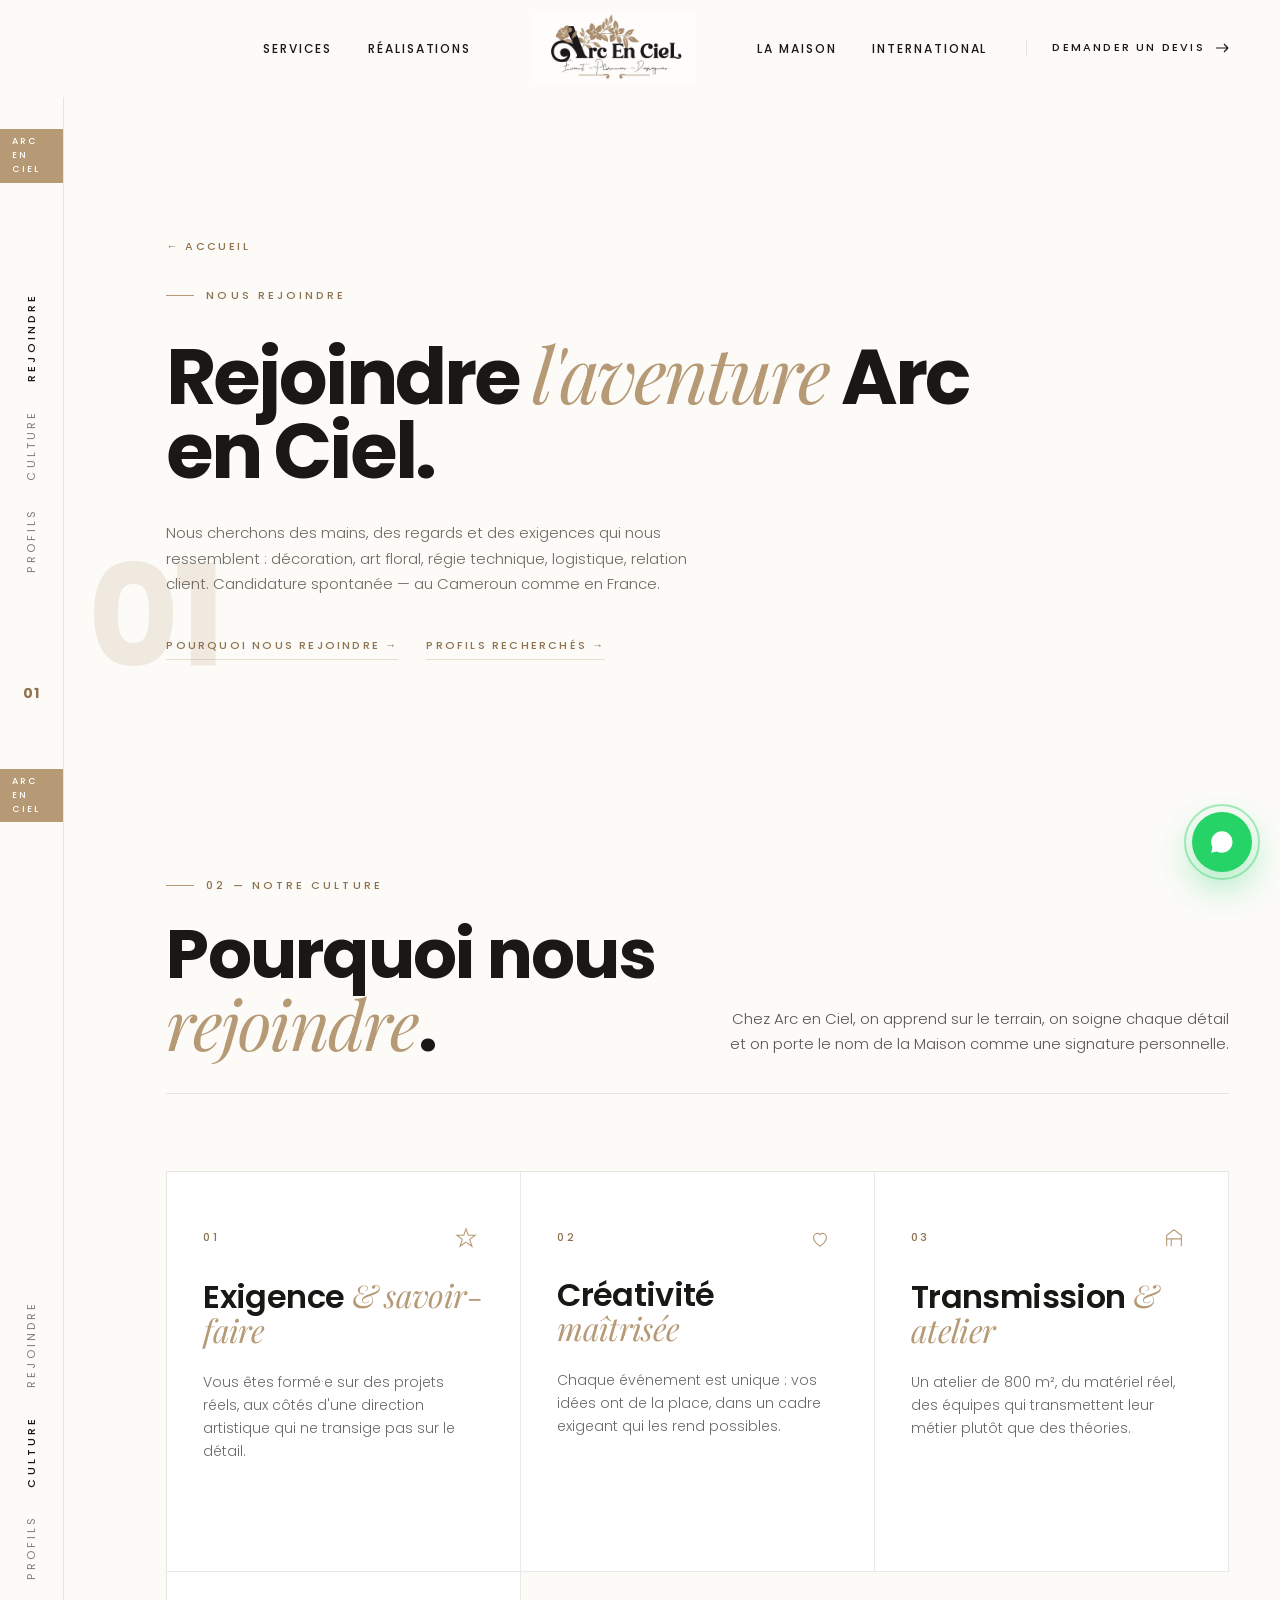
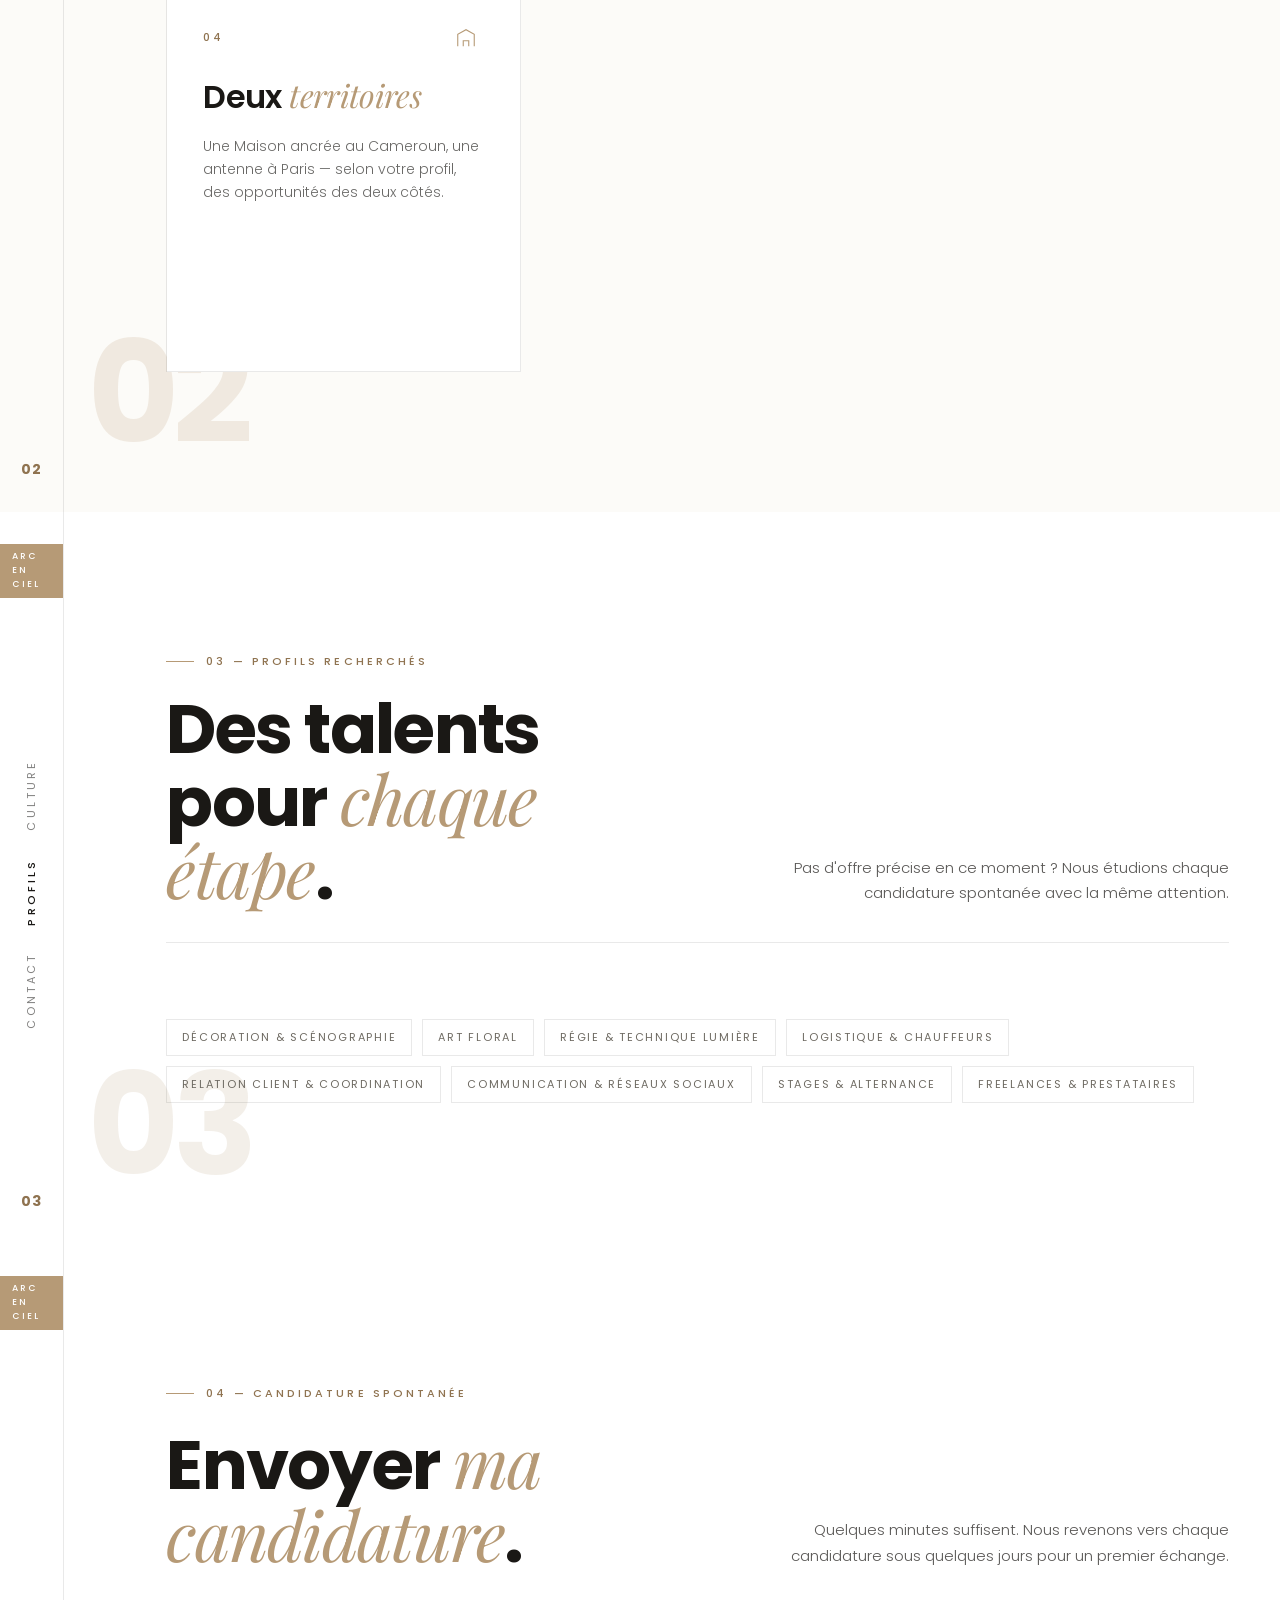
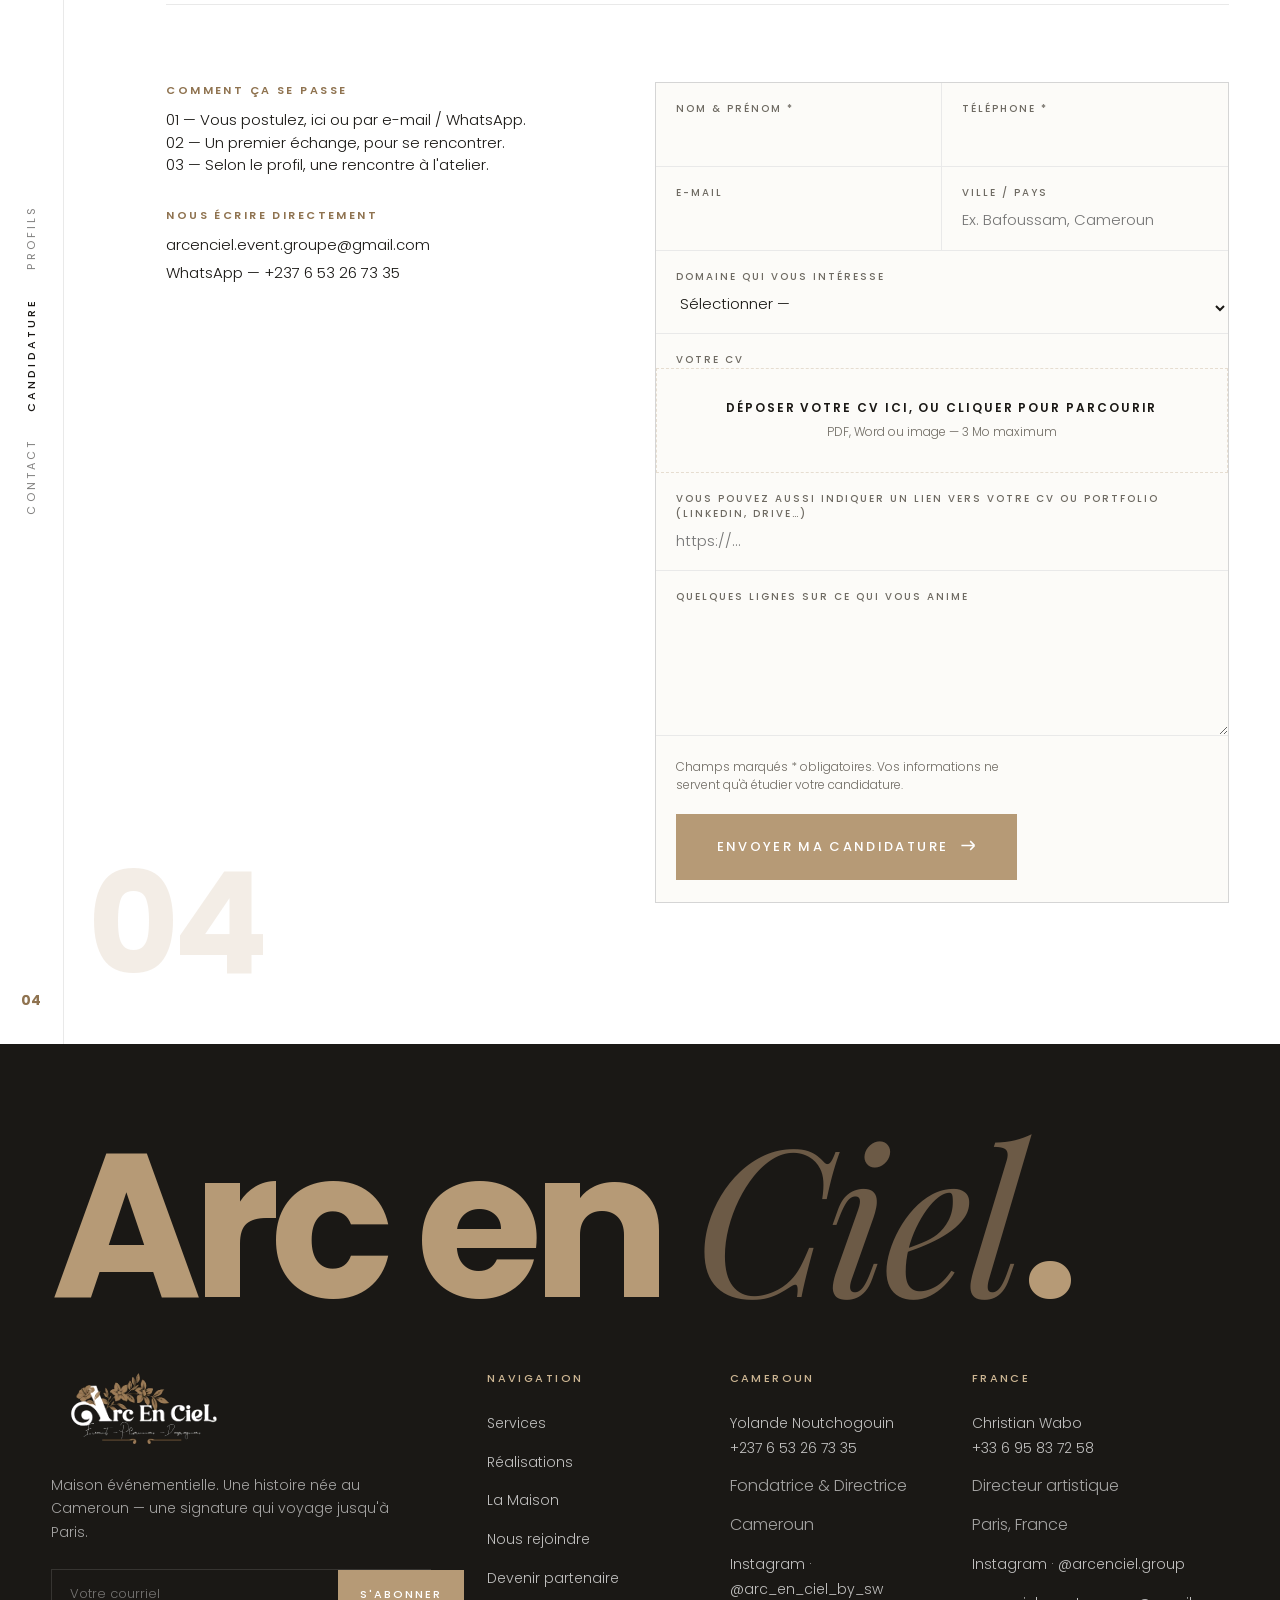
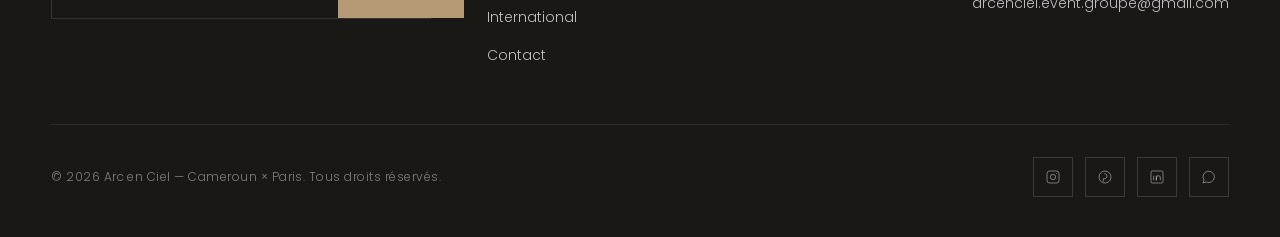
<file: arc-en-ciel/project/nous-rejoindre.html>
<!doctype html>
<html lang="fr">
<head>
  <meta charset="utf-8" />
  <meta name="viewport" content="width=device-width, initial-scale=1" />
  <title>Arc en Ciel — Nous rejoindre | Candidature spontanée</title>
  <meta name="description" content="Rejoignez la Maison Arc en Ciel : décoration événementielle, scénographie, art floral, régie technique, logistique. Candidature spontanée au Cameroun et en France." />
  <meta name="theme-color" content="#FCFBF8" />
  <link rel="canonical" href="https://arc-en-ciel-nu.vercel.app/nous-rejoindre" />

  <meta property="og:type" content="website" />
  <meta property="og:title" content="Arc en Ciel — Nous rejoindre" />
  <meta property="og:description" content="Décoration, art floral, régie, logistique, relation client : rejoignez la Maison Arc en Ciel." />
  <meta property="og:url" content="https://arc-en-ciel-nu.vercel.app/nous-rejoindre" />
  <meta property="og:image" content="https://arc-en-ciel-nu.vercel.app/assets/logo-full.jpg" />
  <meta name="twitter:card" content="summary_large_image" />

  <link rel="preconnect" href="https://fonts.googleapis.com" />
  <link rel="preconnect" href="https://fonts.gstatic.com" crossorigin />
  <link href="https://fonts.googleapis.com/css2?family=Poppins:wght@300;400;500;600;700&family=Playfair+Display:ital,wght@0,400;1,400;1,500&display=swap" rel="stylesheet" />
  <link rel="stylesheet" href="styles.css" />
  <script src="image-slot.js"></script>
</head>
<body>

  <!-- ========== Nav ========== -->
  <nav class="nav" id="nav">
    <div class="wrap">
      <ul class="nav__menu nav__menu--l">
        <li><a href="services.html">Services</a></li>
        <li class="nav__has-sub">
          <a href="realisations.html">Réalisations</a>
          <div class="nav__sub">
            <div class="nav__sub-col">
              <a href="realisations.html#corporate" class="nav__sub-head">Corporate</a>
              <a href="realisations.html#inauguration">Inauguration d'agence</a>
              <a href="realisations.html#seminaire">Séminaire</a>
              <a href="realisations.html#conference">Conférence</a>
              <a href="realisations.html#fete-annuelle">Fête annuelle</a>
              <a href="realisations.html#dinner-affaires">Dîner d'affaires</a>
            </div>
            <div class="nav__sub-col">
              <a href="realisations.html#particuliers" class="nav__sub-head">Particuliers</a>
              <a href="realisations.html#mariages">Mariages</a>
              <a href="realisations.html#babyshower">Baby shower</a>
              <a href="realisations.html#anniversaire">Anniversaire</a>
              <a href="realisations.html#funerailles">Funérailles</a>
            </div>
          </div>
        </li>
      </ul>
      <a href="index.html" class="nav__brand" aria-label="Arc en Ciel — Accueil">
        <img src="assets/logo-full.jpg" alt="Arc en Ciel — Event Planner Designer" />
      </a>
      <div class="nav__right">
        <ul class="nav__menu nav__menu--r">
          <li class="nav__has-sub">
            <a href="a-propos.html">La Maison</a>
            <div class="nav__sub nav__sub--single">
              <div class="nav__sub-col">
                <a href="a-propos.html" class="nav__sub-head">Notre histoire</a>
                <a href="nous-rejoindre.html" class="is-active">Nous rejoindre</a>
                <a href="collaboration.html">Devenir partenaire</a>
              </div>
            </div>
          </li>
          <li><a href="international.html">International</a></li>
        </ul>
        <a href="contact.html?type=devis" class="nav__cta">
          Demander un devis
          <svg width="14" height="10" viewBox="0 0 14 10" fill="none"><path d="M1 5h12m0 0L9 1m4 4L9 9" stroke="currentColor" stroke-width="1.2"/></svg>
        </a>
        <button class="nav__burger" id="burger" aria-label="Menu">
          <span></span><span></span><span></span>
        </button>
      </div>
    </div>
  </nav>

  <!-- ========== Mobile drawer ========== -->
  <aside class="drawer" id="drawer" aria-hidden="true">
    <span class="drawer__num">— Menu</span>
    <button class="drawer__close" id="drawerClose" aria-label="Fermer">✕</button>
    <ul class="drawer__menu">
      <li><a href="index.html"><span class="num">00</span> Accueil</a></li>
      <li><a href="services.html"><span class="num">01</span> Services</a></li>
      <li>
        <a href="realisations.html"><span class="num">02</span> Réalisations</a>
        <div class="sub">
          <span class="sub__group">Corporate</span>
          <a href="realisations.html#inauguration">Inauguration d'agence</a>
          <a href="realisations.html#seminaire">Séminaire</a>
          <a href="realisations.html#conference">Conférence</a>
          <a href="realisations.html#fete-annuelle">Fête annuelle</a>
          <a href="realisations.html#dinner-affaires">Dîner d'affaires</a>
          <span class="sub__group">Particuliers</span>
          <a href="realisations.html#mariages">Mariages</a>
          <a href="realisations.html#babyshower">Baby shower</a>
          <a href="realisations.html#anniversaire">Anniversaire</a>
          <a href="realisations.html#funerailles">Funérailles</a>
        </div>
      </li>
      <li>
        <a href="a-propos.html"><span class="num">03</span> La Maison</a>
        <div class="sub">
          <a href="nous-rejoindre.html">Nous rejoindre</a>
          <a href="collaboration.html">Devenir partenaire</a>
        </div>
      </li>
      <li><a href="international.html"><span class="num">04</span> International</a></li>
      <li><a href="contact.html"><span class="num">05</span> Contact</a></li>
    </ul>
    <a href="contact.html?type=devis" class="drawer__cta">
      <span class="num">06</span> Demander un devis
      <svg width="16" height="11" viewBox="0 0 14 10" fill="none"><path d="M1 5h12m0 0L9 1m4 4L9 9" stroke="currentColor" stroke-width="1.4"/></svg>
    </a>
    <div class="drawer__foot">
      <div>
        <h6>Cameroun</h6>
        +237 6 53 26 73 35
      </div>
      <div>
        <h6>France</h6>
        Paris<br />+33 6 95 83 72 58
      </div>
    </div>
  </aside>

  <!-- ========== En-tête ========== -->
  <header class="section page-hero" data-screen-label="Nous rejoindre">
    <aside class="sidebar-rail" aria-hidden="true">
      <span class="tag">ARC EN CIEL</span>
      <div class="vlabels">
        <span class="vlabel is-current">Rejoindre</span>
        <span class="vlabel">Culture</span>
        <span class="vlabel">Profils</span>
      </div>
      <span class="num">01</span>
    </aside>
    <span class="section-num">01</span>

    <div class="wrap">
      <div class="section__inner page-hero__inner">
        <a href="index.html" class="page-hero__back">← Accueil</a>
        <span class="eyebrow">Nous rejoindre</span>
        <h1 class="page-hero__title">Rejoindre <em>l'aventure</em> Arc en Ciel.</h1>
        <p class="page-hero__lead">
          Nous cherchons des mains, des regards et des exigences qui nous ressemblent : décoration, art floral, régie technique, logistique, relation client. Candidature spontanée — au Cameroun comme en France.
        </p>
        <div class="page-hero__jump">
          <a href="#culture">Pourquoi nous rejoindre →</a>
          <a href="#profils">Profils recherchés →</a>
        </div>
      </div>
    </div>
  </header>

  <!-- ========== Pourquoi nous rejoindre ========== -->
  <section class="section services" id="culture" data-screen-label="Culture">
    <aside class="sidebar-rail" aria-hidden="true">
      <span class="tag">ARC EN CIEL</span>
      <div class="vlabels">
        <span class="vlabel">Rejoindre</span>
        <span class="vlabel is-current">Culture</span>
        <span class="vlabel">Profils</span>
      </div>
      <span class="num">02</span>
    </aside>
    <span class="section-num">02</span>

    <div class="wrap">
      <div class="section__inner">
        <div class="sec-head reveal">
          <div class="sec-head__left">
            <span class="eyebrow">02 — Notre culture</span>
            <h2 class="h1 sec-head__title">Pourquoi nous <em>rejoindre</em>.</h2>
          </div>
          <div class="sec-head__aside">
            <p class="lede">
              Chez Arc en Ciel, on apprend sur le terrain, on soigne chaque détail et on porte le nom de la Maison comme une signature personnelle.
            </p>
          </div>
        </div>

        <div class="svc-grid">
          <article class="svc reveal" data-d="1">
            <div class="svc__top">
              <span>01</span>
              <span class="ico">
                <svg width="22" height="22" viewBox="0 0 24 24" fill="none"><path d="M12 2 L14.5 9 L22 9 L16 13.5 L18.5 21 L12 16.5 L5.5 21 L8 13.5 L2 9 L9.5 9 Z" stroke="currentColor" stroke-width="1.2"/></svg>
              </span>
            </div>
            <h3 class="svc__title">Exigence <em>&amp; savoir-faire</em></h3>
            <p class="svc__desc">Vous êtes formé·e sur des projets réels, aux côtés d'une direction artistique qui ne transige pas sur le détail.</p>
          </article>

          <article class="svc reveal" data-d="2">
            <div class="svc__top">
              <span>02</span>
              <span class="ico">
                <svg width="22" height="22" viewBox="0 0 24 24" fill="none"><path d="M12 21s-7-4.5-7-10a4 4 0 0 1 7-2.6A4 4 0 0 1 19 11c0 5.5-7 10-7 10z" stroke="currentColor" stroke-width="1.2"/></svg>
              </span>
            </div>
            <h3 class="svc__title">Créativité <em>maîtrisée</em></h3>
            <p class="svc__desc">Chaque événement est unique : vos idées ont de la place, dans un cadre exigeant qui les rend possibles.</p>
          </article>

          <article class="svc reveal" data-d="3">
            <div class="svc__top">
              <span>03</span>
              <span class="ico">
                <svg width="22" height="22" viewBox="0 0 24 24" fill="none"><path d="M4 21V9l8-6 8 6v12M4 13h16M9 21V13" stroke="currentColor" stroke-width="1.2"/></svg>
              </span>
            </div>
            <h3 class="svc__title">Transmission <em>& atelier</em></h3>
            <p class="svc__desc">Un atelier de 800 m², du matériel réel, des équipes qui transmettent leur métier plutôt que des théories.</p>
          </article>

          <article class="svc reveal" data-d="1">
            <div class="svc__top">
              <span>04</span>
              <span class="ico">
                <svg width="22" height="22" viewBox="0 0 24 24" fill="none"><path d="M3 21V8l9-5 9 5v13M9 21v-6h6v6" stroke="currentColor" stroke-width="1.2"/></svg>
              </span>
            </div>
            <h3 class="svc__title">Deux <em>territoires</em></h3>
            <p class="svc__desc">Une Maison ancrée au Cameroun, une antenne à Paris — selon votre profil, des opportunités des deux côtés.</p>
          </article>
        </div>
      </div>
    </div>
  </section>

  <!-- ========== Profils recherchés ========== -->
  <section class="section portfolio" id="profils" data-screen-label="Profils">
    <aside class="sidebar-rail" aria-hidden="true">
      <span class="tag">ARC EN CIEL</span>
      <div class="vlabels">
        <span class="vlabel">Culture</span>
        <span class="vlabel is-current">Profils</span>
        <span class="vlabel">Contact</span>
      </div>
      <span class="num">03</span>
    </aside>
    <span class="section-num">03</span>

    <div class="wrap">
      <div class="section__inner">
        <div class="sec-head reveal">
          <div class="sec-head__left">
            <span class="eyebrow">03 — Profils recherchés</span>
            <h2 class="h1 sec-head__title">Des talents pour <em>chaque étape</em>.</h2>
          </div>
          <div class="sec-head__aside">
            <p class="lede">
              Pas d'offre précise en ce moment ? Nous étudions chaque candidature spontanée avec la même attention.
            </p>
          </div>
        </div>

        <div class="emphasis-row reveal">
          <span>Décoration &amp; scénographie</span>
          <span>Art floral</span>
          <span>Régie &amp; technique lumière</span>
          <span>Logistique &amp; chauffeurs</span>
          <span>Relation client &amp; coordination</span>
          <span>Communication &amp; réseaux sociaux</span>
          <span>Stages &amp; alternance</span>
          <span>Freelances &amp; prestataires</span>
        </div>
      </div>
    </div>
  </section>

  <!-- ========== Candidature ========== -->
  <section class="section qf-section" id="candidature" data-screen-label="Candidature">
    <aside class="sidebar-rail" aria-hidden="true">
      <span class="tag">ARC EN CIEL</span>
      <div class="vlabels">
        <span class="vlabel">Profils</span>
        <span class="vlabel is-current">Candidature</span>
        <span class="vlabel">Contact</span>
      </div>
      <span class="num">04</span>
    </aside>
    <span class="section-num">04</span>

    <div class="wrap">
      <div class="section__inner">
        <div class="sec-head reveal">
          <div class="sec-head__left">
            <span class="eyebrow">04 — Candidature spontanée</span>
            <h2 class="h1 sec-head__title">Envoyer <em>ma candidature</em>.</h2>
          </div>
          <div class="sec-head__aside">
            <p class="lede">
              Quelques minutes suffisent. Nous revenons vers chaque candidature sous quelques jours pour un premier échange.
            </p>
          </div>
        </div>

        <div class="cform-wrap reveal" id="jobFormWrap">
          <div class="cform-aside">
            <div class="cform-aside__block">
              <h4>Comment ça se passe</h4>
              <p>01 — Vous postulez, ici ou par e-mail / WhatsApp.<br/>02 — Un premier échange, pour se rencontrer.<br/>03 — Selon le profil, une rencontre à l'atelier.</p>
            </div>
            <div class="cform-aside__block">
              <h4>Nous écrire directement</h4>
              <a href="mailto:arcenciel.event.groupe@gmail.com">arcenciel.event.groupe@gmail.com</a>
              <a href="https://wa.me/237653267335?text=Bonjour%20Arc%20en%20Ciel%2C%20je%20souhaite%20rejoindre%20votre%20%C3%A9quipe%20(candidature).">WhatsApp — +237 6 53 26 73 35</a>
            </div>
          </div>

          <form class="cform" id="jobForm" novalidate autocomplete="on">
            <div class="qf-hp" aria-hidden="true">
              <label for="jf-hp">Votre site web</label>
              <input type="text" id="jf-hp" tabindex="-1" autocomplete="off" />
            </div>

            <div class="field">
              <label for="jf-name">Nom &amp; prénom *</label>
              <input class="qf-input" type="text" id="jf-name" required />
            </div>
            <div class="field">
              <label for="jf-phone">Téléphone *</label>
              <input class="qf-input" type="tel" id="jf-phone" required />
            </div>
            <div class="field">
              <label for="jf-email">E-mail</label>
              <input class="qf-input" type="email" id="jf-email" />
            </div>
            <div class="field">
              <label for="jf-city">Ville / pays</label>
              <input class="qf-input" type="text" id="jf-city" placeholder="Ex. Bafoussam, Cameroun" />
            </div>
            <div class="field field--full">
              <label for="jf-domain">Domaine qui vous intéresse</label>
              <select class="qf-select" id="jf-domain">
                <option value="">Sélectionner —</option>
                <option>Décoration &amp; scénographie</option>
                <option>Art floral</option>
                <option>Régie &amp; technique lumière</option>
                <option>Logistique &amp; chauffeurs</option>
                <option>Relation client &amp; coordination</option>
                <option>Communication &amp; réseaux sociaux</option>
                <option>Stage &amp; alternance</option>
                <option>Freelance &amp; prestataire</option>
                <option>Autre</option>
              </select>
            </div>
            <div class="field field--full">
              <label for="jf-cv-file">Votre CV</label>
              <div class="qf-upload__drop" id="jfCvDrop" tabindex="0" role="button" aria-label="Déposer ou choisir votre CV">
                <span>Déposer votre CV ici, ou cliquer pour parcourir</span>
                <small>PDF, Word ou image — 3 Mo maximum</small>
                <input type="file" id="jf-cv-file" accept=".pdf,.doc,.docx,image/*" hidden />
              </div>
              <div class="upload-chip" id="jfCvChip" hidden>
                <span id="jfCvName"></span>
                <button type="button" id="jfCvRemove">Retirer</button>
              </div>
              <p class="qf-err" id="jfCvErr"></p>
              <label for="jf-cv-link" class="qf-hint">Vous pouvez aussi indiquer un lien vers votre CV ou portfolio (LinkedIn, Drive…)</label>
              <input class="qf-input" type="text" id="jf-cv-link" placeholder="https://…" />
            </div>
            <div class="field field--full">
              <label for="jf-msg">Quelques lignes sur ce qui vous anime</label>
              <textarea class="qf-textarea" id="jf-msg" rows="4"></textarea>
            </div>

            <div class="cform__foot">
              <p class="cform__note">Champs marqués * obligatoires. Vos informations ne servent qu'à étudier votre candidature.</p>
              <button type="submit" class="btn btn--lg" id="jfSubmit" style="--bg: var(--maron); --bd: var(--maron); color: var(--white);">
                <span>Envoyer ma candidature</span>
                <span class="arrow"><svg width="16" height="11" viewBox="0 0 14 10" fill="none"><path d="M1 5h12m0 0L9 1m4 4L9 9" stroke="currentColor" stroke-width="1.4"/></svg></span>
              </button>
            </div>
          </form>

          <p class="cform__ok" id="jfOk"></p>
        </div>
      </div>
    </div>
  </section>

  <!-- ========== Footer ========== -->
  <footer class="foot">
    <div class="wrap">
      <div class="foot__big">Arc en <em>Ciel</em>.</div>

      <div class="foot__cols">
        <div class="foot__col foot__about">
          <div class="foot__brand">
            <img src="assets/logo-full.jpg" alt="Arc en Ciel" />
          </div>
          <p>Maison événementielle. Une histoire née au Cameroun — une signature qui voyage jusqu'à Paris.</p>
          <form class="foot__news" onsubmit="event.preventDefault(); this.classList.add('is-done');">
            <input type="email" placeholder="Votre courriel" required />
            <button type="submit">S'abonner</button>
            <span class="foot__news__ok">Merci — inscription enregistrée.</span>
          </form>
        </div>

        <div class="foot__col">
          <h5>Navigation</h5>
          <ul>
            <li><a href="services.html">Services</a></li>
            <li><a href="realisations.html">Réalisations</a></li>
            <li><a href="a-propos.html">La Maison</a></li>
            <li><a href="nous-rejoindre.html">Nous rejoindre</a></li>
            <li><a href="collaboration.html">Devenir partenaire</a></li>
            <li><a href="international.html">International</a></li>
            <li><a href="contact.html">Contact</a></li>
          </ul>
        </div>

        <div class="foot__col">
          <h5>Cameroun</h5>
          <ul>
            <li><a href="tel:+237653267335">Yolande Noutchogouin<br />+237 6 53 26 73 35</a></li>
            <li>Fondatrice &amp; Directrice</li>
            <li>Cameroun</li>
            <li><a href="https://www.instagram.com/arc_en_ciel_by_sw" target="_blank" rel="noopener">Instagram · @arc_en_ciel_by_sw</a></li>
          </ul>
        </div>

        <div class="foot__col">
          <h5>France</h5>
          <ul>
            <li><a href="tel:+33695837258">Christian Wabo<br />+33 6 95 83 72 58</a></li>
            <li>Directeur artistique</li>
            <li>Paris, France</li>
            <li><a href="https://www.instagram.com/arcenciel.group" target="_blank" rel="noopener">Instagram · @arcenciel.group</a></li>
            <li><a href="mailto:arcenciel.event.groupe@gmail.com">arcenciel.event.groupe@gmail.com</a></li>
          </ul>
        </div>
      </div>

      <div class="foot__bottom">
        <span>© 2026 Arc en Ciel — Cameroun × Paris. Tous droits réservés.</span>
        <div class="foot__socials">
          <a href="https://www.instagram.com/arc_en_ciel_by_sw" target="_blank" rel="noopener" aria-label="Instagram">
            <svg width="16" height="16" viewBox="0 0 24 24" fill="none"><rect x="3" y="3" width="18" height="18" rx="4" stroke="currentColor" stroke-width="1.4"/><circle cx="12" cy="12" r="4" stroke="currentColor" stroke-width="1.4"/><circle cx="17.5" cy="6.5" r="0.8" fill="currentColor"/></svg>
          </a>
          <a href="https://www.pinterest.com/" target="_blank" rel="noopener" aria-label="Pinterest">
            <svg width="16" height="16" viewBox="0 0 24 24" fill="none"><circle cx="12" cy="12" r="9" stroke="currentColor" stroke-width="1.4"/><path d="M11 7c2 0 4 1 4 3.5s-1.5 4-3.5 4c-1 0-1.5-.5-1.5-.5L9 19" stroke="currentColor" stroke-width="1.4"/></svg>
          </a>
          <a href="https://www.linkedin.com/" target="_blank" rel="noopener" aria-label="LinkedIn">
            <svg width="16" height="16" viewBox="0 0 24 24" fill="none"><rect x="3" y="3" width="18" height="18" rx="2" stroke="currentColor" stroke-width="1.4"/><path d="M7 10v7m0-10v.01M11 17v-4a3 3 0 0 1 6 0v4M11 10v7" stroke="currentColor" stroke-width="1.4"/></svg>
          </a>
          <a href="https://wa.me/237653267335" target="_blank" rel="noopener" aria-label="WhatsApp">
            <svg width="16" height="16" viewBox="0 0 24 24" fill="none"><path d="M3 21l1.5-4.5A8.5 8.5 0 1 1 8 19.5L3 21z" stroke="currentColor" stroke-width="1.4"/></svg>
          </a>
        </div>
      </div>
    </div>
  </footer>

  <!-- ========== Floating WhatsApp ========== -->
  <a href="https://wa.me/237653267335?text=Bonjour%20Arc%20en%20Ciel" target="_blank" rel="noopener" class="fab" aria-label="WhatsApp">
    <svg width="26" height="26" viewBox="0 0 24 24" fill="currentColor"><path d="M17.5 14.4c-.3-.1-1.7-.8-2-.9-.3-.1-.4-.1-.6.1l-.8 1c-.2.2-.3.2-.6.1-1.6-.8-2.7-1.4-3.8-3.2-.3-.5.3-.5.8-1.5.1-.2 0-.3 0-.5l-.9-2c-.2-.5-.4-.4-.6-.4h-.5c-.2 0-.5.1-.8.4-1 1-1.3 2.3-.9 3.6.6 1.6 2.2 4.1 5.1 5.5 2.1 1 3 1.1 4 .9.7-.1 2-.9 2.3-1.7.3-.8.3-1.5.2-1.7 0-.1-.3-.2-.5-.3zM12 2C6.5 2 2 6.5 2 12c0 1.7.4 3.3 1.2 4.7L2 22l5.3-1.2c1.3.7 2.8 1.1 4.4 1.1 5.5 0 10-4.5 10-10S17.5 2 12 2z"/></svg>
    <span class="fab__tip">Discuter sur WhatsApp</span>
  </a>

  <!-- ========== Scripts ========== -->
  <script>
    const navEl = document.getElementById("nav");
    const setNavState = () => navEl?.classList.toggle("is-scrolled", window.scrollY > 24);
    setNavState();
    window.addEventListener("scroll", setNavState, { passive: true });

    const io = new IntersectionObserver((entries) => {
      entries.forEach((e) => { if (e.isIntersecting) { e.target.classList.add("is-in"); io.unobserve(e.target); } });
    }, { threshold: 0.1, rootMargin: "0px 0px -60px 0px" });
    document.querySelectorAll(".reveal").forEach((el) => io.observe(el));

    const burger = document.getElementById("burger");
    const drawer = document.getElementById("drawer");
    const drawerClose = document.getElementById("drawerClose");
    function toggleDrawer(open) {
      const willOpen = open ?? !drawer.classList.contains("is-open");
      drawer.classList.toggle("is-open", willOpen);
      burger.classList.toggle("is-open", willOpen);
      document.body.style.overflow = willOpen ? "hidden" : "";
    }
    burger?.addEventListener("click", () => toggleDrawer());
    drawerClose?.addEventListener("click", () => toggleDrawer(false));
    drawer?.querySelectorAll("a").forEach((a) => a.addEventListener("click", () => toggleDrawer(false)));

    // ---------- Formulaire de candidature ----------
    (function () {
      const form = document.getElementById("jobForm");
      if (!form) return;
      const wrap = document.getElementById("jobFormWrap");
      const okBox = document.getElementById("jfOk");
      const submitBtn = document.getElementById("jfSubmit");
      const openedAt = Date.now();
      const EMAIL = "arcenciel.event.groupe@gmail.com";
      const MAX_CV_BYTES = 3 * 1024 * 1024; // 3 Mo — marge sous la limite d'attachement du serveur

      // ---- Upload du CV (glisser-déposer ou clic) ----
      const drop = document.getElementById("jfCvDrop");
      const fileInput = document.getElementById("jf-cv-file");
      const chip = document.getElementById("jfCvChip");
      const chipName = document.getElementById("jfCvName");
      const removeBtn = document.getElementById("jfCvRemove");
      const errEl = document.getElementById("jfCvErr");
      let cvAttachment = null; // { filename, content (base64) }

      function showCvError(msg) {
        errEl.textContent = msg;
        errEl.style.display = msg ? "block" : "none";
      }
      function setCvFile(file) {
        showCvError("");
        if (!file) return;
        if (file.size > MAX_CV_BYTES) {
          showCvError("Fichier trop volumineux — 3 Mo maximum.");
          fileInput.value = "";
          return;
        }
        const reader = new FileReader();
        reader.onload = () => {
          const base64 = String(reader.result).split(",")[1] || "";
          cvAttachment = { filename: file.name, content: base64 };
          chipName.textContent = file.name + " (" + Math.round(file.size / 1024) + " Ko)";
          chip.hidden = false;
          drop.hidden = true;
        };
        reader.onerror = () => showCvError("Impossible de lire ce fichier — réessayez.");
        reader.readAsDataURL(file);
      }
      drop.addEventListener("click", () => fileInput.click());
      drop.addEventListener("keydown", (e) => { if (e.key === "Enter" || e.key === " ") { e.preventDefault(); fileInput.click(); } });
      fileInput.addEventListener("change", () => setCvFile(fileInput.files[0]));
      ["dragover", "dragenter"].forEach((evt) => drop.addEventListener(evt, (e) => { e.preventDefault(); drop.classList.add("is-drag"); }));
      ["dragleave", "drop"].forEach((evt) => drop.addEventListener(evt, (e) => { e.preventDefault(); drop.classList.remove("is-drag"); }));
      drop.addEventListener("drop", (e) => setCvFile(e.dataTransfer.files[0]));
      removeBtn.addEventListener("click", () => {
        cvAttachment = null;
        fileInput.value = "";
        chip.hidden = true;
        drop.hidden = false;
        showCvError("");
      });

      form.addEventListener("submit", async (e) => {
        e.preventDefault();
        if (submitBtn.disabled) return;
        submitBtn.disabled = true;
        submitBtn.querySelector("span:first-child").textContent = "Envoi en cours…";

        const g = (id) => (document.getElementById(id)?.value || "").trim();
        const data = {
          "Type de demande": "Candidature — Nous rejoindre",
          "Nom & prénom": g("jf-name"),
          "Téléphone": g("jf-phone"),
          "E-mail": g("jf-email"),
          "Ville": g("jf-city"),
          "Domaine souhaité": g("jf-domain"),
          "CV joint": cvAttachment ? cvAttachment.filename : "—",
          "Lien CV / Portfolio": g("jf-cv-link"),
          "Message": g("jf-msg"),
        };
        const lines = ["NOUVELLE CANDIDATURE — ARC EN CIEL", ""];
        Object.entries(data).forEach(([k, v]) => { if (v && v !== "—") lines.push(k + " : " + v); });
        if (cvAttachment) lines.push("", "⚠ Pensez à joindre le CV (" + cvAttachment.filename + ") manuellement si vous envoyez cet e-mail vous-même.");
        lines.push("", "— Envoyé depuis le formulaire « Nous rejoindre » du site.");
        const brief = lines.join("\n");
        const subject = "Candidature — Nous rejoindre — " + (data["Nom & prénom"] || "Sans nom");

        let delivered = false;
        try {
          const r = await fetch("/api/lead", {
            method: "POST",
            headers: { "Content-Type": "application/json" },
            body: JSON.stringify({
              data,
              brief,
              images: cvAttachment ? [cvAttachment] : [],
              company_website: document.getElementById("jf-hp").value,
              elapsed: Date.now() - openedAt,
            }),
          });
          const j = await r.json().catch(() => ({}));
          delivered = r.ok && j.ok === true;
        } catch (err) { delivered = false; }

        if (!delivered) {
          window.location.href = "mailto:" + EMAIL + "?subject=" + encodeURIComponent(subject) + "&body=" + encodeURIComponent(brief);
        }

        okBox.textContent = delivered
          ? "Merci — votre candidature vient d'être transmise à l'équipe Arc en Ciel. Nous revenons vers vous sous quelques jours."
          : "Votre messagerie s'est ouverte avec le récapitulatif de votre candidature — il ne reste qu'à l'envoyer" + (cvAttachment ? " et à joindre votre CV" : "") + ".";
        wrap.classList.add("is-sent");
        form.querySelectorAll("input, select, textarea, button").forEach((el) => (el.disabled = true));
        okBox.scrollIntoView({ behavior: "smooth", block: "center" });
      });
    })();
  </script>

</body>
</html>
</file>
<file: arc-en-ciel/project/styles.css>
/* ============================================================
   ARC EN CIEL — Brand Stylesheet · White Edition
   Direction artistique fidèle à la charte graphique:
   - Hiérarchie en Poppins gras (comme le brand book)
   - Playfair italique en accent émotionnel rare
   - Système numéroté 01 / 02 / 03 ancré en marge
   - Sidebar avec labels verticaux
   - Filigrane du swirl du A en arrière-plan
   - Fond blanc / ivoire premium ; le laiton comme unique couleur, rare
   - Contraste par la composition, non par la couleur
   ============================================================ */

:root {
  /* Accent — laiton / champagne discret, la seule couleur Arc en Ciel */
  --maron: #B69A76;
  --maron-soft: #CDB693;
  --maron-deep: #8F7350;
  --maron-shadow: #7A5E40;
  --gris: #8C8C8B;
  --gris-soft: #C5C5C4;

  /* Encres */
  --dark: #0A0A0A;
  --ink: #1A1815;
  --stone: #6E6A62;          /* gris chaud — texte secondaire sur blanc */

  /* Blancs / ivoires — le nouveau sol */
  --white: #FFFFFF;
  --ivory: #FCFBF8;          /* fond principal */
  --bone: #F6F3EC;           /* alternance chaude subtile */
  --mist: #EFEBE1;           /* panneau chaud plus dense / fond image */
  --champagne: #F1EADD;      /* voile chaud très léger */

  /* Rétro-compatibilité : les anciens noms pointent vers le nouveau système */
  --beige: var(--ivory);
  --beige-warm: var(--bone);
  --beige-deep: var(--mist);

  --line: rgba(20,17,13,0.09);
  --line-soft: rgba(20,17,13,0.045);
  --line-warm: rgba(182,154,118,0.30);

  --font-sans: 'Poppins', 'Helvetica Neue', Arial, sans-serif;
  --font-serif: 'Playfair Display', Georgia, serif;
  --font-script: 'Cormorant Garamond', Georgia, serif;

  --maxw: 1440px;
  --pad: clamp(20px, 4vw, 56px);
  --sidebar: 64px;

  --ease: cubic-bezier(0.22, 0.61, 0.36, 1);
  --ease-out: cubic-bezier(0.16, 1, 0.3, 1);
}

* { box-sizing: border-box; margin: 0; padding: 0; }

html, body {
  background: var(--ivory);
  color: var(--ink);
  font-family: var(--font-sans);
  font-weight: 300;
  font-size: 16px;
  line-height: 1.55;
  -webkit-font-smoothing: antialiased;
  -moz-osx-font-smoothing: grayscale;
  text-rendering: optimizeLegibility;
}

html { scroll-behavior: smooth; }

img { display: block; max-width: 100%; }
a { color: inherit; text-decoration: none; }
button { font: inherit; color: inherit; background: none; border: 0; cursor: pointer; }
ul, ol { list-style: none; }

::selection { background: var(--maron); color: var(--white); }

/* ----------- Type system (Poppins-led, brand-book accurate) ----------- */
.display {
  font-family: var(--font-sans);
  font-weight: 700;
  font-size: clamp(56px, 9vw, 140px);
  line-height: 0.94;
  letter-spacing: -0.035em;
  color: var(--ink);
}
.display em {
  font-family: var(--font-serif);
  font-weight: 400;
  font-style: italic;
  color: var(--maron);
  letter-spacing: -0.02em;
}
.h1 {
  font-family: var(--font-sans);
  font-weight: 700;
  font-size: clamp(40px, 5.4vw, 76px);
  line-height: 1.0;
  letter-spacing: -0.025em;
  color: var(--ink);
}
.h1 em {
  font-family: var(--font-serif);
  font-weight: 400;
  font-style: italic;
  color: var(--maron);
}
.h2 {
  font-family: var(--font-sans);
  font-weight: 600;
  font-size: clamp(26px, 3vw, 44px);
  line-height: 1.1;
  letter-spacing: -0.015em;
  color: var(--ink);
}
.h2 em {
  font-family: var(--font-serif);
  font-weight: 400;
  font-style: italic;
  color: var(--maron);
}
.eyebrow {
  font-weight: 500;
  font-size: 11px;
  letter-spacing: 0.28em;
  text-transform: uppercase;
  color: var(--maron-deep);
  display: inline-flex;
  align-items: center;
  gap: 12px;
}
.eyebrow::before {
  content: "";
  width: 28px;
  height: 1px;
  background: var(--maron);
}
.lede {
  font-weight: 300;
  font-size: clamp(15px, 1.1vw, 17px);
  line-height: 1.7;
  color: rgba(26,24,21,0.72);
  max-width: 60ch;
}
.num-marker {
  font-family: var(--font-sans);
  font-weight: 600;
  font-size: 13px;
  letter-spacing: 0.06em;
  color: var(--maron-deep);
}

/* ----------- Layout ----------- */
.wrap {
  width: 100%;
  max-width: var(--maxw);
  margin: 0 auto;
  padding-left: var(--pad);
  padding-right: var(--pad);
}
.section {
  padding: clamp(80px, 11vw, 160px) 0;
  position: relative;
}
.section--tight { padding: clamp(56px, 7vw, 96px) 0; }

/* ----------- Watermark swirl (signature brand element) ----------- */
.swirl {
  position: absolute;
  pointer-events: none;
  user-select: none;
  z-index: 0;
}
.swirl svg { width: 100%; height: 100%; }

/* ----------- Buttons ----------- */
.btn {
  --bg: var(--dark);
  --fg: var(--white);
  --bd: var(--dark);
  display: inline-flex;
  align-items: center;
  gap: 12px;
  padding: 18px 32px;
  background: var(--bg);
  color: var(--fg);
  border: 1px solid var(--bd);
  font-family: var(--font-sans);
  font-weight: 500;
  font-size: 12px;
  letter-spacing: 0.18em;
  text-transform: uppercase;
  position: relative;
  overflow: hidden;
  transition: color 0.5s var(--ease), border-color 0.5s var(--ease);
}
.btn::after {
  content: "";
  position: absolute;
  inset: 0;
  background: var(--maron);
  transform: translateY(101%);
  transition: transform 0.6s var(--ease-out);
  z-index: 0;
}
.btn > * { position: relative; z-index: 1; }
.btn:hover { border-color: var(--maron); color: var(--white); }
.btn:hover::after { transform: translateY(0); }
.btn .arrow {
  display: inline-block;
  transition: transform 0.5s var(--ease);
}
.btn:hover .arrow { transform: translateX(4px); }

.btn--ghost {
  --bg: transparent;
  --fg: var(--white);
  --bd: rgba(255,255,255,0.4);
}
.btn--ghost:hover { border-color: var(--maron); }

.btn--outline {
  --bg: transparent;
  --fg: var(--ink);
  --bd: var(--ink);
}

.btn--lg { padding: 22px 40px; font-size: 13px; }

.link {
  display: inline-flex;
  align-items: center;
  gap: 12px;
  font-size: 11px;
  letter-spacing: 0.22em;
  text-transform: uppercase;
  font-weight: 500;
  color: var(--ink);
  padding-bottom: 6px;
  border-bottom: 1px solid var(--ink);
  transition: color 0.4s var(--ease), border-color 0.4s var(--ease);
}
.link:hover { color: var(--maron); border-color: var(--maron); }
.link .arrow { transition: transform 0.4s var(--ease); }
.link:hover .arrow { transform: translateX(4px); }

.link--light {
  color: var(--white);
  border-color: rgba(255,255,255,0.3);
}
.link--light:hover { color: var(--maron-soft); border-color: var(--maron-soft); }

/* ----------- Nav — logo centré, liens resserrés autour de la marque ----------- */
.nav {
  position: sticky;
  top: 0;
  z-index: 50;
  background: rgba(252,251,248,0.72);
  backdrop-filter: blur(20px) saturate(1.15);
  -webkit-backdrop-filter: blur(20px) saturate(1.15);
  border-bottom: 1px solid transparent;
  transition: background 0.45s var(--ease), border-color 0.45s var(--ease);
}
.nav.is-scrolled {
  background: rgba(252,251,248,0.93);
  border-bottom-color: var(--line);
}
.nav .wrap {
  display: grid;
  grid-template-columns: 1fr auto 1fr;
  align-items: center;
  height: 96px;
  column-gap: clamp(24px, 3.4vw, 52px);
  transition: height 0.45s var(--ease);
}
.nav.is-scrolled .wrap { height: 78px; }

.nav__menu {
  display: flex;
  align-items: center;
  gap: clamp(24px, 2.8vw, 46px);
}
.nav__menu--l { justify-self: end; }        /* hug le logo depuis la gauche */
.nav__menu--r { justify-self: start; }       /* hug le logo depuis la droite */
.nav__menu a {
  font-size: 12px;
  letter-spacing: 0.16em;
  text-transform: uppercase;
  font-weight: 500;
  padding: 8px 0;
  position: relative;
  color: var(--ink);
  white-space: nowrap;
  transition: color 0.35s var(--ease);
}
.nav__menu a::after {
  content: "";
  position: absolute;
  left: 0; right: 0; bottom: 0;
  height: 1px;
  background: var(--maron);
  transform: scaleX(0);
  transform-origin: left;
  transition: transform 0.55s var(--ease);
}
.nav__menu a:hover { color: var(--maron-deep); }
.nav__menu a:hover::after,
.nav__menu a.is-active::after { transform: scaleX(1); }
.nav__menu a.is-active { color: var(--maron-deep); }

.nav__brand {
  justify-self: center;
  display: block;
  line-height: 0;
  padding: 0 clamp(8px, 1.4vw, 22px);
}
.nav__brand img {
  height: 72px;
  width: auto;
  object-fit: contain;
  transition: height 0.45s var(--ease);
}
.nav.is-scrolled .nav__brand img { height: 58px; }

.nav__right {
  display: flex;
  align-items: center;
  justify-content: space-between;   /* liens contre le logo, CTA rejeté à droite */
  gap: clamp(24px, 3vw, 46px);
}
.nav__cta {
  display: inline-flex;
  align-items: center;
  gap: 10px;
  padding-left: clamp(18px, 2vw, 30px);
  border-left: 1px solid var(--line);
  background: none;
  color: var(--ink);
  font-size: 11px;
  letter-spacing: 0.2em;
  text-transform: uppercase;
  font-weight: 500;
  white-space: nowrap;
  transition: color 0.35s var(--ease);
}
.nav__cta:hover { color: var(--maron-deep); }
.nav__cta svg { transition: transform 0.35s var(--ease); }
.nav__cta:hover svg { transform: translateX(3px); }

.nav__burger {
  width: 46px; height: 46px;
  display: none;
  flex-direction: column;
  justify-content: center;
  align-items: center;
  gap: 5px;
  border: 1px solid var(--line);
}
.nav__burger span {
  width: 18px; height: 1px; background: var(--ink);
  transition: transform 0.4s var(--ease), opacity 0.4s var(--ease);
}
.nav__burger.is-open span:nth-child(1) { transform: translateY(6px) rotate(45deg); }
.nav__burger.is-open span:nth-child(2) { opacity: 0; }
.nav__burger.is-open span:nth-child(3) { transform: translateY(-6px) rotate(-45deg); }

/* Mobile drawer */
.drawer {
  position: fixed;
  inset: 0;
  background: var(--white);
  z-index: 60;
  transform: translateY(-100%);
  transition: transform 0.6s var(--ease-out);
  overflow-y: auto;
  padding: 120px var(--pad) 60px;
}
.drawer.is-open { transform: translateY(0); }
.drawer__close {
  position: absolute; top: 28px; right: var(--pad);
  width: 44px; height: 44px;
  border: 1px solid var(--line);
  display: grid; place-items: center;
  font-size: 18px;
}
.drawer__num {
  position: absolute; top: 28px; left: var(--pad);
  font-family: var(--font-sans);
  font-weight: 700;
  font-size: 14px;
  letter-spacing: 0.04em;
  color: var(--maron-deep);
}
.drawer__menu {
  display: flex; flex-direction: column;
  border-top: 1px solid var(--line);
}
.drawer__menu li {
  border-bottom: 1px solid var(--line);
  overflow: hidden;
}
.drawer__menu a {
  display: flex; align-items: baseline; gap: 16px;
  padding: 28px 4px;
  font-family: var(--font-sans);
  font-weight: 600;
  font-size: clamp(32px, 7vw, 48px);
  letter-spacing: -0.025em;
  color: var(--ink);
  transition: color 0.4s var(--ease);
}
.drawer__menu a:hover { color: var(--maron); }
.drawer__menu .num {
  font-size: 12px;
  font-weight: 500;
  color: var(--maron-deep);
  letter-spacing: 0;
}
.drawer__foot {
  margin-top: 56px;
  display: grid; grid-template-columns: 1fr 1fr;
  gap: 32px;
  font-size: 13px;
  color: rgba(26,24,21,0.7);
  padding-top: 32px;
  border-top: 1px solid var(--line);
}
.drawer__foot h6 {
  font-size: 11px; font-weight: 500;
  letter-spacing: 0.22em; text-transform: uppercase;
  color: var(--maron-deep); margin-bottom: 10px;
}

/* ----------- Vertical sidebar with rotated label (signature device) ----------- */
.sidebar-rail {
  position: absolute;
  left: 0; top: 0; bottom: 0;
  width: var(--sidebar);
  border-right: 1px solid var(--line);
  display: flex;
  flex-direction: column;
  justify-content: space-between;
  align-items: center;
  padding: 32px 0;
  z-index: 2;
  pointer-events: none;
}
.sidebar-rail .tag {
  background: var(--maron);
  color: var(--white);
  padding: 6px 12px;
  font-size: 9px;
  letter-spacing: 0.22em;
  text-transform: uppercase;
  font-weight: 500;
}
.sidebar-rail .vlabel {
  writing-mode: vertical-rl;
  transform: rotate(180deg);
  font-size: 11px;
  letter-spacing: 0.28em;
  text-transform: uppercase;
  color: rgba(26,24,21,0.55);
  font-weight: 400;
}
.sidebar-rail .vlabel.is-current { color: var(--ink); font-weight: 500; }
.sidebar-rail .vlabels {
  display: flex; flex-direction: column; gap: 28px;
  align-items: center;
}
.sidebar-rail .num {
  font-family: var(--font-sans);
  font-weight: 700;
  font-size: 14px;
  color: var(--maron-deep);
  letter-spacing: 0.04em;
}

/* Big section number anchored bottom-left of section (like brand book) */
.section-num {
  position: absolute;
  bottom: 56px;
  left: calc(var(--sidebar) + 24px);
  font-family: var(--font-sans);
  font-weight: 700;
  font-size: clamp(80px, 11vw, 160px);
  color: rgba(190,156,119,0.18);
  line-height: 0.9;
  letter-spacing: -0.04em;
  pointer-events: none;
  z-index: 1;
}

.section__inner {
  padding-left: calc(var(--sidebar) + clamp(24px, 4vw, 56px));
  position: relative;
  z-index: 2;
}

/* ----------- HERO ----------- */
.hero {
  position: relative;
  background: var(--ivory);
  overflow: hidden;
  min-height: calc(100vh - 96px);
  display: grid;
  grid-template-columns: var(--sidebar) 1fr 1.06fr;
}
.hero .sidebar-rail { position: relative; }
.hero__copy {
  position: relative;
  padding: clamp(56px, 7vw, 100px) clamp(32px, 5vw, 80px);
  display: flex;
  flex-direction: column;
  justify-content: space-between;
  gap: 56px;
  z-index: 2;
}
.hero__eyebrow-row {
  display: flex;
  justify-content: space-between;
  align-items: center;
  gap: 24px;
  flex-wrap: wrap;
}
.hero__breadcrumb {
  font-size: 11px;
  letter-spacing: 0.22em;
  text-transform: uppercase;
  color: rgba(26,24,21,0.5);
  font-weight: 400;
}
.hero__breadcrumb b { color: var(--ink); font-weight: 500; }

.hero__title {
  font-family: var(--font-sans);
  font-weight: 700;
  font-size: clamp(56px, 8.6vw, 132px);
  line-height: 0.92;
  letter-spacing: -0.04em;
  color: var(--ink);
}
.hero__title em {
  font-family: var(--font-serif);
  font-style: italic;
  font-weight: 400;
  color: var(--maron);
  letter-spacing: -0.02em;
}
.hero__title .line {
  display: block;
  overflow: hidden;
}
.hero__title .line span {
  display: inline-block;
  transform: translateY(110%);
  animation: rise 1.1s var(--ease-out) forwards;
}
.hero__title .line:nth-child(1) span { animation-delay: 0.2s; }
.hero__title .line:nth-child(2) span { animation-delay: 0.32s; }
.hero__title .line:nth-child(3) span { animation-delay: 0.44s; }
@keyframes rise { to { transform: translateY(0); } }

.hero__sub {
  max-width: 46ch;
  color: rgba(26,24,21,0.7);
  font-size: clamp(15px, 1.1vw, 17px);
  line-height: 1.65;
  font-weight: 300;
}
.hero__ctas { display: flex; gap: 16px; flex-wrap: wrap; }
.hero__meta {
  display: grid;
  grid-template-columns: repeat(2, 1fr);
  gap: 28px;
  padding-top: 32px;
  border-top: 1px solid var(--line);
}
.hero__meta dt {
  font-family: var(--font-sans);
  font-size: clamp(22px, 2.5vw, 34px);
  font-weight: 700;
  color: var(--ink);
  letter-spacing: -0.03em;
  line-height: 1;
}
.hero__meta dt em {
  font-family: var(--font-serif);
  font-weight: 400;
  font-style: italic;
  color: var(--maron);
}
.hero__meta dd {
  font-size: 10px;
  letter-spacing: 0.22em;
  text-transform: uppercase;
  color: rgba(26,24,21,0.5);
  margin-top: 8px;
  font-weight: 400;
}

.hero__signature {
  font-family: var(--font-serif);
  font-style: italic;
  font-size: 18px;
  color: var(--maron-deep);
  line-height: 1.4;
  border-left: 1px solid var(--maron);
  padding-left: 20px;
  max-width: 32ch;
}

.hero__media {
  position: relative;
  overflow: hidden;
  background: var(--champagne);
}
.hero__media image-slot { width: 100%; height: 100%; }
.hero__media::before {
  content: "";
  position: absolute;
  inset: 0;
  background: linear-gradient(160deg, rgba(20,17,13,0.04) 0%, transparent 28%, transparent 68%, rgba(20,17,13,0.30));
  z-index: 1;
  pointer-events: none;
}
.hero__badge {
  position: absolute;
  top: 32px; left: 32px;
  z-index: 3;
  background: rgba(255,255,255,0.92);
  padding: 18px 22px;
  display: flex; flex-direction: column; gap: 4px;
  backdrop-filter: blur(8px);
  border: 1px solid var(--line-soft);
}
.hero__badge b {
  font-family: var(--font-sans);
  font-weight: 600;
  font-size: 18px;
  color: var(--ink);
  letter-spacing: -0.01em;
}
.hero__badge small {
  font-size: 10px; letter-spacing: 0.22em; text-transform: uppercase;
  color: var(--maron-deep); font-weight: 500;
}
.hero__caption {
  position: absolute;
  bottom: 28px; left: 32px; right: 32px;
  z-index: 3;
  display: flex; justify-content: space-between; align-items: flex-end;
  color: var(--white);
  font-size: 11px; letter-spacing: 0.22em; text-transform: uppercase;
  font-weight: 400;
}
.hero__caption { text-shadow: 0 1px 12px rgba(10,10,10,0.35); }
.hero__caption b { font-weight: 500; color: var(--maron-soft); }

.hero__monogram-bg {
  position: absolute;
  bottom: -180px; right: -180px;
  width: 560px; height: 560px;
  background: url("assets/monogram-a-tan.jpg") center/contain no-repeat;
  opacity: 0.05;
  pointer-events: none;
  z-index: 0;
  filter: contrast(1.2) saturate(0);
}

/* ----------- Manifesto strip (italic editorial) ----------- */
.manifesto {
  background: var(--bone);
  color: var(--ink);
  padding: 44px 0;
  overflow: hidden;
  position: relative;
  border-top: 1px solid var(--line);
  border-bottom: 1px solid var(--line);
}
.manifesto__inner {
  display: flex;
  align-items: center;
  gap: 56px;
  font-family: var(--font-serif);
  font-style: italic;
  font-size: clamp(24px, 2.4vw, 36px);
  line-height: 1.3;
  letter-spacing: -0.01em;
  white-space: nowrap;
  animation: marquee 38s linear infinite;
  width: fit-content;
}
.manifesto__inner span { color: rgba(20,17,13,0.72); }
.manifesto__inner em { color: var(--maron-deep); }
.manifesto__inner .sep {
  width: 6px; height: 6px; border-radius: 50%;
  background: var(--maron); flex-shrink: 0;
}
@keyframes marquee {
  from { transform: translateX(0); }
  to { transform: translateX(-50%); }
}

/* ----------- Section header (shared) ----------- */
.sec-head {
  display: grid;
  grid-template-columns: 1fr 1fr;
  align-items: end;
  gap: 56px;
  margin-bottom: clamp(56px, 6vw, 88px);
  padding-bottom: 32px;
  border-bottom: 1px solid var(--line);
  position: relative;
}
.sec-head__left { display: flex; flex-direction: column; gap: 24px; }
.sec-head__title { max-width: 14ch; }
.sec-head__aside {
  display: flex; flex-direction: column; gap: 24px;
  align-items: flex-end;
  text-align: right;
  padding-bottom: 4px;
}
.sec-head__aside .lede { text-align: right; }

/* ----------- Services ----------- */
.services { background: var(--ivory); }

.svc-intro {
  display: grid;
  grid-template-columns: 1fr 1fr;
  gap: 56px;
  margin-bottom: 64px;
}
.svc-intro .num-marker { margin-bottom: 16px; display: block; }

.svc-grid {
  display: grid;
  grid-template-columns: repeat(3, 1fr);
  border-top: 1px solid var(--line);
  border-left: 1px solid var(--line);
}
.svc {
  background: var(--white);
  padding: 48px 36px;
  display: flex;
  flex-direction: column;
  gap: 22px;
  position: relative;
  min-height: 400px;
  overflow: hidden;
  border-right: 1px solid var(--line);
  border-bottom: 1px solid var(--line);
  transition: background 0.6s var(--ease);
}
.svc:hover { background: var(--champagne); }
.svc::before {
  content: "";
  position: absolute;
  top: 0; left: 0;
  width: 0; height: 2px;
  background: var(--maron);
  transition: width 0.7s var(--ease-out);
}
.svc:hover::before { width: 100%; }
.svc__top {
  display: flex; justify-content: space-between; align-items: center;
  font-size: 11px; letter-spacing: 0.22em;
  text-transform: uppercase; color: var(--maron-deep);
  font-weight: 500;
}
.svc__top .ico {
  width: 36px; height: 36px;
  display: grid; place-items: center;
  color: var(--maron);
}
.svc__title {
  font-family: var(--font-sans);
  font-weight: 600;
  font-size: 32px;
  line-height: 1.05;
  letter-spacing: -0.02em;
}
.svc__title em {
  font-family: var(--font-serif);
  font-weight: 400;
  font-style: italic;
  color: var(--maron);
}
.svc__desc {
  font-size: 14px;
  color: rgba(26,24,21,0.65);
  line-height: 1.65;
  font-weight: 300;
}
.svc__tags {
  display: flex; flex-wrap: wrap; gap: 6px;
  margin-top: auto;
}
.svc__tags span {
  font-size: 10px;
  letter-spacing: 0.16em;
  text-transform: uppercase;
  padding: 6px 10px;
  border: 1px solid var(--line);
  color: rgba(26,24,21,0.55);
  font-weight: 400;
}
.svc__more {
  display: inline-flex; align-items: center; gap: 12px;
  font-size: 11px; letter-spacing: 0.22em; text-transform: uppercase;
  color: var(--ink); font-weight: 500;
}
.svc__more .arrow {
  width: 32px; height: 32px;
  border-radius: 50%;
  border: 1px solid var(--line);
  display: grid; place-items: center;
  transition: background 0.5s var(--ease), color 0.5s var(--ease), border-color 0.5s var(--ease), transform 0.5s var(--ease);
}
.svc:hover .svc__more .arrow {
  background: var(--maron);
  border-color: var(--maron);
  color: var(--white);
  transform: rotate(-45deg);
}

/* ----------- Portfolio ----------- */
.portfolio {
  background: var(--white);
  color: var(--ink);
  position: relative;
  overflow: hidden;
}
.portfolio .section-num { color: rgba(182,154,118,0.16); }

.pf-filters {
  display: flex; gap: 6px; flex-wrap: wrap;
  margin-bottom: 32px;
  padding-bottom: 24px;
  border-bottom: 1px solid var(--line);
}
.pf-filters button {
  font-size: 11px;
  letter-spacing: 0.22em;
  text-transform: uppercase;
  font-weight: 500;
  padding: 12px 20px;
  border: 1px solid var(--line);
  color: var(--stone);
  transition: all 0.4s var(--ease);
}
.pf-filters button:hover { color: var(--ink); border-color: rgba(20,17,13,0.32); }
.pf-filters button.is-active {
  background: var(--ink);
  color: var(--white);
  border-color: var(--ink);
}
.pf-filters .count {
  font-size: 9px;
  margin-left: 8px;
  opacity: 0.5;
  vertical-align: top;
}

.pf-grid {
  display: grid;
  grid-template-columns: repeat(12, 1fr);
  grid-auto-rows: 120px;
  gap: 16px;
}
.pf-item {
  position: relative;
  overflow: hidden;
  background: var(--mist);
  cursor: pointer;
}
.pf-item image-slot { width: 100%; height: 100%; }
.pf-item::after {
  content: "";
  position: absolute; inset: 0;
  background: linear-gradient(180deg, transparent 40%, rgba(10,10,10,0.85));
  opacity: 0;
  transition: opacity 0.5s var(--ease);
  pointer-events: none;
  z-index: 1;
}
.pf-item:hover::after { opacity: 1; }
.pf-item__meta {
  position: absolute;
  left: 24px; right: 24px; bottom: 24px;
  z-index: 2;
  color: var(--white);
  transform: translateY(20px);
  opacity: 0;
  transition: transform 0.5s var(--ease-out), opacity 0.5s var(--ease);
}
.pf-item:hover .pf-item__meta { transform: translateY(0); opacity: 1; }
.pf-item__meta b {
  display: block;
  font-family: var(--font-sans);
  font-size: 22px;
  font-weight: 600;
  letter-spacing: -0.015em;
  margin-bottom: 6px;
  line-height: 1.1;
}
.pf-item__meta b em {
  font-family: var(--font-serif);
  font-weight: 400;
  font-style: italic;
  color: var(--maron-soft);
}
.pf-item__meta small {
  font-size: 10px;
  letter-spacing: 0.22em;
  text-transform: uppercase;
  color: rgba(255,255,255,0.7);
  font-weight: 400;
}
.pf-item__tag {
  position: absolute;
  top: 16px; left: 16px;
  z-index: 2;
  background: rgba(10,10,10,0.55);
  backdrop-filter: blur(6px);
  color: var(--white);
  padding: 7px 12px;
  font-size: 9px;
  letter-spacing: 0.22em;
  text-transform: uppercase;
  font-weight: 500;
}
.pf-item__num {
  position: absolute;
  top: 16px; right: 16px;
  z-index: 2;
  color: rgba(255,255,255,0.92);
  font-size: 11px;
  font-weight: 500;
  letter-spacing: 0.06em;
  text-shadow: 0 1px 10px rgba(10,10,10,0.4);
}

/* Asymmetric placements */
.pf-item--xl { grid-column: span 7; grid-row: span 4; }
.pf-item--md { grid-column: span 5; grid-row: span 2; }
.pf-item--sm { grid-column: span 5; grid-row: span 2; }
.pf-item--wide { grid-column: span 8; grid-row: span 2; }
.pf-item--tall { grid-column: span 4; grid-row: span 4; }
.pf-item--reg { grid-column: span 4; grid-row: span 2; }

.pf-foot {
  display: flex; justify-content: space-between; align-items: center;
  margin-top: 56px; padding-top: 32px;
  border-top: 1px solid var(--line);
}

/* ----------- Process (Méthode) ----------- */
.process { background: var(--beige-warm); position: relative; overflow: hidden; }
.process .section-num { color: rgba(190,156,119,0.22); }

.proc-grid {
  display: grid;
  grid-template-columns: repeat(5, 1fr);
}
.proc {
  padding: 48px 28px 48px 0;
  border-right: 1px solid var(--line);
  display: flex; flex-direction: column; gap: 20px;
  position: relative;
}
.proc:last-child { border-right: 0; }
.proc + .proc { padding-left: 28px; }
.proc__step {
  display: flex; align-items: center; gap: 12px;
  font-size: 11px; letter-spacing: 0.22em;
  text-transform: uppercase; color: var(--maron-deep);
  font-weight: 500;
}
.proc__step b {
  font-family: var(--font-sans);
  font-weight: 700;
  font-size: 48px;
  color: var(--maron);
  line-height: 1;
  letter-spacing: -0.04em;
}
.proc__title {
  font-family: var(--font-sans);
  font-weight: 600;
  font-size: 22px;
  line-height: 1.15;
  letter-spacing: -0.015em;
}
.proc__title em {
  font-family: var(--font-serif);
  font-weight: 400;
  font-style: italic;
  color: var(--maron);
}
.proc__desc {
  font-size: 13px;
  color: rgba(26,24,21,0.65);
  line-height: 1.65;
  font-weight: 300;
}
.proc__time {
  margin-top: auto;
  font-size: 10px; letter-spacing: 0.22em; text-transform: uppercase;
  color: rgba(26,24,21,0.5);
  display: flex; align-items: center; gap: 8px;
  font-weight: 500;
}
.proc__time::before {
  content: ""; width: 16px; height: 1px; background: currentColor;
}

/* ----------- Stats (Chiffres clés) ----------- */
.stats {
  background: var(--dark);
  color: var(--white);
  padding: clamp(72px, 9vw, 128px) 0;
  position: relative;
  overflow: hidden;
}
.stats .eyebrow { color: var(--maron-soft); }
.stats .eyebrow::before { background: var(--maron-soft); }
.stats__head {
  display: grid;
  grid-template-columns: 1fr 1fr;
  align-items: end;
  gap: 56px;
  margin-bottom: 64px;
  padding-bottom: 32px;
  border-bottom: 1px solid rgba(255,255,255,0.1);
}
.stats__head .h2 { color: var(--white); max-width: 18ch; }
.stats__head .lede { color: rgba(255,255,255,0.7); text-align: right; margin-left: auto; }
.stats__grid {
  display: grid;
  grid-template-columns: repeat(4, 1fr);
  gap: 32px;
  align-items: end;
}
.stat { display: flex; flex-direction: column; gap: 10px; }
.stat__num {
  font-family: var(--font-sans);
  font-weight: 700;
  font-size: clamp(64px, 8.5vw, 120px);
  line-height: 0.92;
  letter-spacing: -0.04em;
  color: var(--white);
}
.stat__num em {
  font-family: var(--font-serif);
  font-weight: 400;
  font-style: italic;
  color: var(--maron-soft);
}
.stat__num sup {
  font-size: 0.42em;
  vertical-align: top;
  margin-left: 4px;
  color: var(--maron-soft);
  font-weight: 500;
}
.stat__label {
  font-size: 11px;
  letter-spacing: 0.22em;
  text-transform: uppercase;
  color: rgba(255,255,255,0.6);
  font-weight: 400;
}

/* ----------- Editorial / About teaser ----------- */
.editorial {
  background: var(--ivory);
  display: grid;
  grid-template-columns: 0.95fr 1.05fr;
  position: relative;
  overflow: hidden;
}
.editorial__media {
  position: relative;
  min-height: 760px;
  background: var(--champagne);
  overflow: hidden;
}
.editorial__media image-slot { width: 100%; height: 100%; }
.editorial__media .stamp {
  position: absolute;
  left: 40px; bottom: 40px;
  background: var(--white);
  border: 1px solid var(--line-soft);
  padding: 24px 28px;
  display: flex; flex-direction: column; gap: 8px;
  max-width: 300px;
}
.editorial__media .stamp b {
  font-family: var(--font-serif);
  font-style: italic;
  font-size: 22px;
  color: var(--ink);
  line-height: 1.3;
}
.editorial__media .stamp small {
  font-size: 11px;
  letter-spacing: 0.22em;
  text-transform: uppercase;
  color: var(--maron-deep);
  font-weight: 500;
}
.editorial__copy {
  padding: clamp(72px, 8vw, 120px) clamp(40px, 6vw, 96px);
  display: flex; flex-direction: column; gap: 32px;
  justify-content: center;
  position: relative;
}
.editorial__copy .h1 { max-width: 14ch; }
.editorial__quote {
  font-family: var(--font-serif);
  font-style: italic;
  font-size: clamp(20px, 1.7vw, 28px);
  line-height: 1.45;
  color: var(--ink);
  padding-left: 24px;
  border-left: 2px solid var(--maron);
  max-width: 38ch;
}
.editorial__values {
  display: grid;
  grid-template-columns: 1fr 1fr;
  gap: 20px 32px;
  padding-top: 24px;
  border-top: 1px solid var(--line);
}
.editorial__val {
  display: flex; flex-direction: column; gap: 4px;
}
.editorial__val .num {
  font-size: 11px; letter-spacing: 0.16em;
  color: var(--maron-deep); font-weight: 600;
}
.editorial__val b {
  font-family: var(--font-sans);
  font-weight: 600;
  font-size: 17px;
  color: var(--ink);
  letter-spacing: -0.01em;
}
.editorial__val span {
  font-size: 13px;
  color: rgba(26,24,21,0.6);
  line-height: 1.55;
  font-weight: 300;
}
.editorial__sign {
  display: flex; align-items: center; gap: 20px;
  margin-top: 8px;
}
.editorial__sign-text {
  display: flex; flex-direction: column; gap: 4px;
  font-size: 11px; letter-spacing: 0.18em; text-transform: uppercase;
  color: var(--maron-deep); font-weight: 500;
}
.editorial__sign-text b {
  font-family: var(--font-serif);
  font-style: italic;
  font-size: 26px;
  color: var(--ink);
  letter-spacing: -0.005em;
  text-transform: none;
  font-weight: 400;
}

/* ----------- Testimonials ----------- */
.testi {
  background: var(--bone);
  border-top: 1px solid var(--line-warm);
}
.testi__head {
  display: grid;
  grid-template-columns: 1fr auto;
  align-items: end;
  gap: 32px; margin-bottom: 56px;
  padding-bottom: 32px;
  border-bottom: 1px solid var(--line);
}
.testi__head .h2 { max-width: 18ch; }
.testi__nav { display: flex; gap: 8px; align-items: center; }
.testi__nav button {
  width: 56px; height: 56px;
  border: 1px solid var(--line);
  display: grid; place-items: center;
  transition: all 0.4s var(--ease);
}
.testi__nav button:hover {
  background: var(--dark);
  color: var(--white);
  border-color: var(--dark);
}
.testi__nav .count {
  font-size: 11px;
  letter-spacing: 0.18em;
  margin: 0 16px;
  color: rgba(26,24,21,0.5);
  font-weight: 500;
}
.testi__nav .count b { color: var(--ink); font-weight: 600; }

.testi__viewport { overflow: hidden; }
.testi__track {
  display: flex;
  gap: 24px;
  transition: transform 0.8s var(--ease-out);
}
.testi-card {
  flex: 0 0 calc((100% - 48px) / 3);
  background: var(--white);
  padding: 40px 36px;
  display: flex; flex-direction: column; gap: 24px;
  border: 1px solid var(--line-soft);
  position: relative;
}
.testi-card__stars {
  display: flex; gap: 4px;
  color: var(--maron);
  font-size: 16px;
}
.testi-card__quote {
  font-family: var(--font-serif);
  font-size: 22px;
  font-weight: 400;
  line-height: 1.35;
  letter-spacing: -0.005em;
  color: var(--ink);
  flex-grow: 1;
}
.testi-card__quote::before {
  content: """;
  font-family: var(--font-serif);
  font-size: 64px;
  line-height: 0;
  color: var(--maron);
  vertical-align: -28px;
  margin-right: 4px;
}
.testi-card__author {
  display: flex; align-items: center; gap: 14px;
  padding-top: 24px;
  border-top: 1px solid var(--line);
}
.testi-card__avatar {
  width: 48px; height: 48px;
  border-radius: 50%;
  background: var(--maron);
  color: var(--white);
  display: grid; place-items: center;
  font-family: var(--font-sans);
  font-weight: 600;
  font-size: 15px;
  flex-shrink: 0;
  letter-spacing: 0.04em;
}
.testi-card__author b {
  display: block;
  font-family: var(--font-sans);
  font-weight: 600;
  font-size: 16px;
  letter-spacing: -0.01em;
}
.testi-card__author small {
  font-size: 11px; letter-spacing: 0.16em; text-transform: uppercase;
  color: var(--maron-deep); font-weight: 500;
}
.testi-card__event {
  position: absolute;
  top: 24px; right: 24px;
  font-size: 10px;
  letter-spacing: 0.22em;
  text-transform: uppercase;
  color: rgba(26,24,21,0.4);
  font-weight: 500;
}

/* ----------- CTA ----------- */
.cta {
  position: relative;
  overflow: hidden;
  background: var(--dark);
  color: var(--white);
  padding: clamp(96px, 14vw, 200px) 0;
  text-align: center;
}
.cta::before {
  content: "";
  position: absolute;
  inset: -10%;
  background: url("assets/monogram-a-tan.jpg") center/contain no-repeat;
  opacity: 0.06;
  z-index: 0;
}
.cta__inner {
  position: relative;
  z-index: 1;
  max-width: 980px;
  margin: 0 auto;
  display: flex; flex-direction: column; align-items: center; gap: 40px;
}
.cta__eyebrow {
  color: var(--maron-soft);
}
.cta__eyebrow::before { background: var(--maron-soft); }
.cta__title {
  font-family: var(--font-sans);
  font-weight: 700;
  font-size: clamp(48px, 7.5vw, 108px);
  line-height: 0.94;
  letter-spacing: -0.04em;
  color: var(--white);
}
.cta__title em {
  font-family: var(--font-serif);
  font-style: italic;
  font-weight: 400;
  color: var(--maron-soft);
}
.cta__sub {
  max-width: 54ch;
  color: rgba(255,255,255,0.7);
  font-size: 17px;
  line-height: 1.65;
  font-weight: 300;
}
.cta__ctas { display: flex; gap: 16px; flex-wrap: wrap; justify-content: center; }
.cta__contact {
  display: grid;
  grid-template-columns: repeat(3, 1fr);
  gap: 32px;
  margin-top: 24px;
  padding-top: 32px;
  border-top: 1px solid rgba(255,255,255,0.12);
  width: 100%;
  text-align: left;
}
.cta__contact div {
  display: flex; flex-direction: column; gap: 8px;
  font-size: 10px; letter-spacing: 0.22em; text-transform: uppercase;
  color: rgba(255,255,255,0.5);
  font-weight: 500;
}
.cta__contact div b {
  font-family: var(--font-sans);
  font-weight: 500;
  font-size: 18px;
  color: var(--white);
  letter-spacing: 0.01em;
  text-transform: none;
}

/* ----------- Footer ----------- */
.foot {
  background: var(--ink);
  color: rgba(255,255,255,0.6);
  padding: 80px 0 40px;
  position: relative;
  overflow: hidden;
}
.foot__big {
  font-family: var(--font-sans);
  font-weight: 700;
  font-size: clamp(80px, 16vw, 240px);
  line-height: 0.86;
  letter-spacing: -0.05em;
  color: var(--maron);
  margin-bottom: 56px;
  white-space: nowrap;
  overflow: hidden;
}
.foot__big em {
  font-family: var(--font-serif);
  font-weight: 400;
  font-style: italic;
  color: rgba(190,156,119,0.5);
  letter-spacing: -0.02em;
}
.foot__cols {
  display: grid;
  grid-template-columns: 2fr 1fr 1fr 1fr;
  gap: 56px;
  padding-bottom: 56px;
  border-bottom: 1px solid rgba(255,255,255,0.08);
}
.foot__col h5 {
  font-family: var(--font-sans);
  font-weight: 500;
  font-size: 11px; letter-spacing: 0.22em;
  text-transform: uppercase;
  color: var(--maron-soft);
  margin-bottom: 24px;
}
.foot__col ul { display: flex; flex-direction: column; gap: 14px; }
.foot__col a {
  font-size: 14px;
  color: rgba(255,255,255,0.72);
  font-weight: 300;
  transition: color 0.3s var(--ease);
}
.foot__col a:hover { color: var(--maron-soft); }

.foot__brand {
  margin-bottom: 24px;
}
.foot__brand img {
  height: 80px;
  width: auto;
  filter: invert(1) hue-rotate(180deg) brightness(1.15);
  mix-blend-mode: lighten;
  margin-bottom: 8px;
}
.foot__about p {
  color: rgba(255,255,255,0.6);
  font-size: 14px;
  line-height: 1.7;
  max-width: 38ch;
  margin-bottom: 24px;
  font-weight: 300;
}
.foot__news {
  display: flex; gap: 0;
  border: 1px solid rgba(255,255,255,0.12);
  max-width: 380px;
}
.foot__news input {
  background: transparent;
  border: 0;
  padding: 14px 18px;
  color: var(--white);
  font: inherit;
  font-size: 13px;
  flex: 1;
  outline: none;
}
.foot__news input::placeholder { color: rgba(255,255,255,0.4); }
.foot__news button {
  background: var(--maron);
  color: var(--white);
  padding: 14px 22px;
  font-size: 11px;
  letter-spacing: 0.18em;
  text-transform: uppercase;
  font-weight: 500;
  transition: background 0.4s var(--ease);
}
.foot__news button:hover { background: var(--maron-deep); }

.foot__bottom {
  margin-top: 32px;
  display: flex; justify-content: space-between; align-items: center;
  font-size: 12px; letter-spacing: 0.04em;
  color: rgba(255,255,255,0.45);
  flex-wrap: wrap; gap: 16px;
  font-weight: 300;
}
.foot__socials { display: flex; gap: 12px; }
.foot__socials a {
  width: 40px; height: 40px;
  border: 1px solid rgba(255,255,255,0.15);
  display: grid; place-items: center;
  transition: all 0.4s var(--ease);
}
.foot__socials a:hover {
  background: var(--maron);
  border-color: var(--maron);
  color: var(--white);
}

/* ----------- Floating WhatsApp ----------- */
.fab {
  position: fixed;
  bottom: 28px;
  right: 28px;
  width: 60px;
  height: 60px;
  border-radius: 50%;
  background: #25D366;
  color: var(--white);
  display: grid; place-items: center;
  z-index: 40;
  box-shadow: 0 14px 36px rgba(37,211,102,0.4);
  transition: transform 0.4s var(--ease);
}
.fab:hover { transform: scale(1.08); }
.fab::after {
  content: "";
  position: absolute;
  inset: -8px;
  border-radius: 50%;
  border: 2px solid rgba(37,211,102,0.4);
  animation: ring 2.2s infinite var(--ease);
}
@keyframes ring {
  0% { transform: scale(1); opacity: 0.7; }
  100% { transform: scale(1.7); opacity: 0; }
}
.fab__tip {
  position: absolute;
  right: 72px;
  background: var(--ink);
  color: var(--white);
  padding: 10px 14px;
  font-size: 11px;
  letter-spacing: 0.16em;
  text-transform: uppercase;
  white-space: nowrap;
  opacity: 0;
  transform: translateX(8px);
  transition: all 0.4s var(--ease);
  font-weight: 500;
  pointer-events: none;
}
.fab:hover .fab__tip { opacity: 1; transform: translateX(0); }

/* ----------- Scroll reveal ----------- */
.reveal {
  opacity: 0;
  transform: translateY(28px);
  transition: opacity 1.1s var(--ease-out), transform 1.1s var(--ease-out);
}
.reveal.is-in { opacity: 1; transform: translateY(0); }
.reveal[data-d="1"] { transition-delay: 0.06s; }
.reveal[data-d="2"] { transition-delay: 0.12s; }
.reveal[data-d="3"] { transition-delay: 0.18s; }
.reveal[data-d="4"] { transition-delay: 0.24s; }
.reveal[data-d="5"] { transition-delay: 0.3s; }
.reveal[data-d="6"] { transition-delay: 0.36s; }

/* ----------- image-slot brand override (White Edition) ----------- */
image-slot {
  --is-bg: var(--mist);
  --is-fg: var(--stone);
  --is-accent: var(--maron-deep);
  --is-border: rgba(182,154,118,0.3);
  --is-radius: 0;
  --is-pattern-opacity: 0.28;
}

/* ----------- Responsive ----------- */
@media (max-width: 1100px) {
  :root { --sidebar: 56px; }
  /* Sur mobile : pas d'image dans le hero — un premier écran typographique
     plein cadre. Le titre occupe toute la largeur, le contenu remplit la hauteur. */
  .hero {
    grid-template-columns: 1fr;
    min-height: calc(100vh - 90px);
  }
  .hero .sidebar-rail { display: none; }
  .hero__media { display: none; }
  .hero__copy { gap: clamp(28px, 5vw, 48px); }
  .hero__title { font-size: clamp(52px, 11vw, 92px); }
  /* le filigrane du monogramme occupe l'espace laissé libre à droite du titre */
  .hero__monogram-bg {
    top: 8%;
    bottom: auto;
    right: -26%;
    width: min(78vw, 460px);
    height: min(78vw, 460px);
    opacity: 0.07;
  }
}
/* Nav : menu réparti (2 gauche · logo centré · 2 droite) ; bascule burger sous 1024px */
@media (max-width: 1024px) {
  .nav__menu { display: none; }
  .nav__burger { display: flex; }
  .nav .wrap { grid-template-columns: 1fr auto; column-gap: 16px; height: 96px; }
  .nav.is-scrolled .wrap { height: 82px; }
  .nav__brand { justify-self: start; padding: 0; }
  .nav__brand img,
  .nav.is-scrolled .nav__brand img { height: 66px; }
  .nav__cta { display: none; }
  .nav__right { justify-content: flex-end; }
}

@media (max-width: 980px) {
  .svc-grid { grid-template-columns: 1fr 1fr; }
  .proc-grid { grid-template-columns: 1fr 1fr; }
  .proc { border-right: 0; border-bottom: 1px solid var(--line); padding: 32px 0; }
  .proc + .proc { padding-left: 0; }
  .proc:nth-child(2n) { padding-left: 24px; border-left: 1px solid var(--line); }
  .stats__grid { grid-template-columns: 1fr 1fr; }
  .editorial { grid-template-columns: 1fr; }
  .editorial__media { min-height: 520px; }
  .foot__cols { grid-template-columns: 1fr 1fr; }
  .pf-grid { grid-template-columns: repeat(6, 1fr); grid-auto-rows: 120px; }
  .pf-item--xl, .pf-item--wide, .pf-item--tall, .pf-item--md, .pf-item--sm, .pf-item--reg {
    grid-column: span 6; grid-row: span 2;
  }
  .testi-card { flex: 0 0 calc((100% - 24px) / 2); }
  .sec-head { grid-template-columns: 1fr; gap: 24px; }
  .sec-head__aside { text-align: left; align-items: flex-start; }
  .sec-head__aside .lede { text-align: left; }
  .stats__head { grid-template-columns: 1fr; gap: 24px; }
  .stats__head .lede { text-align: left; margin-left: 0; }
  .svc-intro { grid-template-columns: 1fr; gap: 24px; }
  .editorial__values { grid-template-columns: 1fr; }
  .cta__contact { grid-template-columns: 1fr; gap: 20px; }
  .testi__head { grid-template-columns: 1fr; }
}

@media (max-width: 640px) {
  :root { --sidebar: 0px; }
  .sidebar-rail { display: none; }
  .section__inner { padding-left: 0; }
  .section-num { left: 0; }
  .hero { grid-template-columns: 1fr; }
  .hero__copy { padding: 56px var(--pad); gap: 40px; }
  .hero__title { font-size: clamp(48px, 15vw, 76px); }
  .hero__meta { grid-template-columns: 1fr 1fr; gap: 20px; }
  .svc-grid { grid-template-columns: 1fr; }
  .proc-grid { grid-template-columns: 1fr; }
  .proc:nth-child(2n) { padding-left: 0; border-left: 0; }
  .stats__grid { grid-template-columns: 1fr 1fr; gap: 20px; }
  .foot__cols { grid-template-columns: 1fr; gap: 40px; }
  .foot__big { font-size: 64px; }
  .testi-card { flex: 0 0 100%; }
  .editorial__copy { padding: 56px var(--pad); }
  .nav__brand img { height: 58px; }
  .fab__tip { display: none; }
}

/* ============================================================
   International — teaser d'accueil (antenne Europe)
   Extension de la Maison, présentée avec retenue.
   ============================================================ */
.intl-teaser {
  background: var(--bone);
  border-top: 1px solid var(--line);
  position: relative;
}
.intl-teaser .wrap { position: relative; z-index: 2; }
.intl-teaser__inner { display: flex; flex-direction: column; gap: 8px; }
.intl-teaser__grid {
  display: grid;
  grid-template-columns: 1.05fr 0.95fr;
  align-items: end;
  gap: clamp(32px, 5vw, 72px);
  margin-top: 40px;
  padding-top: 40px;
  border-top: 1px solid var(--line);
}
.intl-teaser__title { max-width: 12ch; }
.intl-teaser__aside {
  display: flex;
  flex-direction: column;
  gap: 28px;
  padding-bottom: 6px;
}
.intl-route {
  display: flex;
  align-items: center;
  gap: 20px;
}
.intl-route__pt { display: flex; flex-direction: column; gap: 5px; }
.intl-route__pt b {
  font-family: var(--font-sans);
  font-weight: 600;
  font-size: 15px;
  letter-spacing: -0.01em;
  color: var(--ink);
}
.intl-route__pt small {
  font-size: 10px;
  letter-spacing: 0.2em;
  text-transform: uppercase;
  color: var(--stone);
  font-weight: 400;
}
.intl-route__pt--eu { text-align: right; }
.intl-route__line {
  flex: 1;
  height: 1px;
  position: relative;
  background: linear-gradient(90deg, rgba(182,154,118,0.15), var(--maron), rgba(182,154,118,0.15));
}
.intl-route__line::before,
.intl-route__line::after {
  content: "";
  position: absolute;
  top: 50%;
  width: 5px; height: 5px;
  border-radius: 50%;
  background: var(--maron-deep);
  transform: translateY(-50%);
}
.intl-route__line::before { left: 0; }
.intl-route__line::after { right: 0; }

@media (max-width: 980px) {
  .intl-teaser__grid { grid-template-columns: 1fr; gap: 28px; align-items: start; }
  .intl-teaser__title { max-width: none; }
}
@media (max-width: 640px) {
  .intl-route { flex-wrap: wrap; gap: 14px 20px; }
  .intl-route__line { min-width: 60px; }
}

/* ============================================================
   PAGE INTERNATIONAL (/international.html)
   Réutilise le système : .section, .section__inner, .sidebar-rail,
   .section-num, .sec-head, .svc-grid/.svc, .cta, .intl-route, .reveal.
   Ci-dessous, uniquement les modules propres à cette page.
   ============================================================ */

/* ----------- Hero International ----------- */
.ihero {
  background: var(--ivory);
  position: relative;
  overflow: hidden;
  padding-bottom: clamp(48px, 6vw, 84px);
}
.ihero__inner {
  display: flex;
  flex-direction: column;
  gap: clamp(26px, 3.6vw, 40px);
}
.ihero__title {
  font-size: clamp(44px, 6.6vw, 100px);
  max-width: 15ch;
}
.ihero__lead { max-width: 56ch; }
.ihero__media {
  position: relative;
  margin-top: clamp(44px, 6vw, 80px);
  height: clamp(360px, 52vh, 600px);
  background: var(--champagne);
  overflow: hidden;
}
.ihero__media image-slot { width: 100%; height: 100%; }
.ihero__media::before {
  content: "";
  position: absolute;
  inset: 0;
  background: linear-gradient(180deg, transparent 55%, rgba(20,17,13,0.34));
  z-index: 1;
  pointer-events: none;
}
.ihero__media .hero__caption { left: var(--pad); right: var(--pad); bottom: 24px; }

/* ----------- Route Maroc → Europe (variante large) ----------- */
.intl-route--lg {
  margin-top: clamp(40px, 5vw, 64px);
  padding-top: clamp(32px, 4vw, 48px);
  border-top: 1px solid var(--line);
  gap: clamp(20px, 4vw, 44px);
}
.intl-route--lg .intl-route__pt b { font-size: clamp(18px, 2vw, 26px); }
.intl-route--lg .intl-route__pt small { font-size: 11px; }

/* ----------- De Casablanca à l'Europe ----------- */
.istatement {
  background: var(--bone);
  border-top: 1px solid var(--line);
}

/* ----------- Piliers (positionnement + pourquoi) ----------- */
.ipos { background: var(--white); }
.iwhy { background: var(--white); }
.ipillars {
  display: grid;
  grid-template-columns: repeat(4, 1fr);
  gap: 1px;
  background: var(--line);
  border: 1px solid var(--line);
  margin-top: clamp(44px, 5vw, 72px);
}
.ipillar {
  background: var(--ivory);
  padding: clamp(28px, 2.6vw, 40px) clamp(24px, 2vw, 32px);
  display: flex;
  flex-direction: column;
  gap: 12px;
  transition: background 0.5s var(--ease);
}
.ipillar:hover { background: var(--white); }
.ipillar .num {
  font-size: 11px;
  letter-spacing: 0.18em;
  color: var(--maron-deep);
  font-weight: 600;
}
.ipillar b {
  font-family: var(--font-sans);
  font-weight: 600;
  font-size: 17px;
  letter-spacing: -0.01em;
  color: var(--ink);
}
.ipillar span {
  font-size: 13px;
  color: var(--stone);
  line-height: 1.6;
  font-weight: 300;
}

/* ----------- Présence géographique ----------- */
.igeo { background: var(--bone); }
.igeo__grid {
  display: grid;
  grid-template-columns: 1fr 1fr;
  gap: 1px;
  background: var(--line);
  border: 1px solid var(--line);
  margin-top: clamp(40px, 5vw, 64px);
}
.igeo__col {
  background: var(--ivory);
  padding: clamp(32px, 4vw, 56px);
  display: flex;
  flex-direction: column;
  gap: 22px;
}
.igeo__col--eu { background: var(--champagne); }
.igeo__col h3 {
  font-size: 12px;
  letter-spacing: 0.24em;
  text-transform: uppercase;
  color: var(--maron-deep);
  font-weight: 600;
}
.igeo__city {
  display: flex;
  flex-direction: column;
  gap: 6px;
  padding-bottom: 18px;
  border-bottom: 1px solid var(--line-soft);
}
.igeo__city:last-child { border-bottom: 0; padding-bottom: 0; }
.igeo__city b {
  font-family: var(--font-sans);
  font-weight: 600;
  font-size: clamp(20px, 2vw, 26px);
  letter-spacing: -0.02em;
  color: var(--ink);
}
.igeo__city small {
  font-size: 11px;
  letter-spacing: 0.16em;
  text-transform: uppercase;
  color: var(--stone);
  font-weight: 400;
}
.igeo__ph {
  color: var(--maron-deep) !important;
  font-family: var(--font-serif) !important;
  font-style: italic;
  font-weight: 400 !important;
  letter-spacing: 0 !important;
  text-transform: none !important;
}
.igeo__disclaimer {
  margin-top: 28px;
  font-family: var(--font-serif);
  font-style: italic;
  font-size: 16px;
  color: var(--stone);
  max-width: 60ch;
}

/* ----------- Process international (timeline verticale) ----------- */
.iprocess { background: var(--white); }
.iflow {
  border-top: 1px solid var(--line);
  margin-top: clamp(40px, 5vw, 64px);
}
.iflow__step {
  display: grid;
  grid-template-columns: clamp(72px, 10vw, 132px) 1fr;
  gap: clamp(20px, 4vw, 56px);
  padding: clamp(28px, 3.4vw, 44px) 0;
  border-bottom: 1px solid var(--line);
  align-items: baseline;
}
.iflow__n {
  font-family: var(--font-sans);
  font-weight: 700;
  font-size: clamp(38px, 5vw, 72px);
  line-height: 0.9;
  letter-spacing: -0.04em;
  color: var(--maron);
}
.iflow__body { display: flex; flex-direction: column; gap: 10px; max-width: 54ch; }
.iflow__body h3 {
  font-family: var(--font-sans);
  font-weight: 600;
  font-size: clamp(19px, 2vw, 26px);
  letter-spacing: -0.015em;
  color: var(--ink);
}
.iflow__body p {
  font-size: 14px;
  color: var(--stone);
  line-height: 1.65;
  font-weight: 300;
}

/* ----------- Portfolio international (architecture, placeholders) ----------- */
.iportfolio { background: var(--bone); }
.iportfolio-grid {
  display: grid;
  grid-template-columns: repeat(3, 1fr);
  gap: 16px;
  margin-top: clamp(40px, 5vw, 64px);
}
.iportfolio-item {
  position: relative;
  aspect-ratio: 4 / 5;
  background: var(--mist);
  overflow: hidden;
}
.iportfolio-item image-slot { width: 100%; height: 100%; }
.iportfolio-item__tag {
  position: absolute;
  top: 16px; left: 16px;
  z-index: 2;
  background: rgba(255,255,255,0.9);
  border: 1px solid var(--line-soft);
  padding: 7px 12px;
  font-size: 9px;
  letter-spacing: 0.22em;
  text-transform: uppercase;
  color: var(--maron-deep);
  font-weight: 600;
}
.iportfolio__note {
  margin-top: 32px;
  font-family: var(--font-serif);
  font-style: italic;
  font-size: 18px;
  color: var(--stone);
}

/* ----------- Responsive — page International ----------- */
@media (max-width: 980px) {
  .ipillars { grid-template-columns: 1fr 1fr; }
  .igeo__grid { grid-template-columns: 1fr; }
  .iportfolio-grid { grid-template-columns: 1fr 1fr; }
  .ihero__title { max-width: none; }
}
@media (max-width: 640px) {
  .ipillars { grid-template-columns: 1fr; }
  .iportfolio-grid { grid-template-columns: 1fr; }
  .iflow__step { grid-template-columns: 1fr; gap: 6px; }
  .intl-route--lg { flex-wrap: wrap; }
}

/* ============================================================
   PAGES INTÉRIEURES — services.html & contact.html
   ============================================================ */

/* ----------- En-tête de page ----------- */
.page-hero {
  background: var(--ivory);
  position: relative;
  overflow: hidden;
  padding-bottom: clamp(56px, 6vw, 96px);
}
.page-hero__inner { display: flex; flex-direction: column; gap: clamp(20px, 3vw, 32px); }
.page-hero__title {
  font-family: var(--font-sans);
  font-weight: 700;
  font-size: clamp(40px, 6vw, 88px);
  line-height: 0.96;
  letter-spacing: -0.04em;
  color: var(--ink);
  max-width: 17ch;
}
.page-hero__title em {
  font-family: var(--font-serif);
  font-style: italic;
  font-weight: 400;
  color: var(--maron);
}
.page-hero__lead {
  max-width: 58ch;
  color: var(--stone);
  font-size: clamp(15px, 1.15vw, 18px);
  line-height: 1.7;
  font-weight: 300;
}
.page-hero__back {
  font-size: 11px;
  letter-spacing: 0.22em;
  text-transform: uppercase;
  font-weight: 500;
  color: var(--maron-deep);
  display: inline-flex;
  gap: 10px;
  align-items: center;
}
.page-hero__back:hover { color: var(--ink); }

/* ----------- Détail des prestations (services.html) ----------- */
.svc-detail {
  display: grid;
  grid-template-columns: 0.95fr 1.05fr;
  border-top: 1px solid var(--line);
  background: var(--white);
}
.svc-detail:nth-child(even) { background: var(--ivory); }
.svc-detail:nth-child(even) .svc-detail__media { order: 2; }
.svc-detail__media {
  position: relative;
  min-height: clamp(340px, 44vw, 580px);
  background: var(--champagne);
  overflow: hidden;
}
.svc-detail__media image-slot { width: 100%; height: 100%; }
.svc-detail__body {
  padding: clamp(44px, 6vw, 92px) clamp(28px, 5vw, 76px);
  display: flex;
  flex-direction: column;
  gap: 22px;
  justify-content: center;
}
.svc-detail__n {
  font-size: 12px;
  letter-spacing: 0.22em;
  text-transform: uppercase;
  color: var(--maron-deep);
  font-weight: 600;
}
.svc-detail__title {
  font-family: var(--font-sans);
  font-weight: 700;
  font-size: clamp(28px, 3.6vw, 50px);
  line-height: 1.03;
  letter-spacing: -0.03em;
  color: var(--ink);
}
.svc-detail__title em {
  font-family: var(--font-serif);
  font-style: italic;
  font-weight: 400;
  color: var(--maron);
}
.svc-detail__desc {
  font-size: 15px;
  color: var(--stone);
  line-height: 1.7;
  max-width: 52ch;
  font-weight: 300;
}
.svc-detail__list {
  display: flex;
  flex-direction: column;
  gap: 10px;
  padding-top: 20px;
  border-top: 1px solid var(--line);
}
.svc-detail__list li {
  display: flex;
  gap: 12px;
  font-size: 14px;
  color: var(--ink);
  font-weight: 300;
}
.svc-detail__list li::before { content: "—"; color: var(--maron); flex-shrink: 0; }
.svc-detail__cta { margin-top: 8px; }

/* ----------- Formulaire de contact / devis (contact.html) ----------- */
.contact { background: var(--white); }
.cform-wrap {
  display: grid;
  grid-template-columns: 0.85fr 1.15fr;
  gap: clamp(32px, 5vw, 76px);
  margin-top: clamp(40px, 5vw, 64px);
}
.cform-aside { display: flex; flex-direction: column; gap: 30px; }
.cform-aside__block { display: flex; flex-direction: column; gap: 6px; }
.cform-aside__block h4 {
  font-size: 11px;
  letter-spacing: 0.22em;
  text-transform: uppercase;
  color: var(--maron-deep);
  font-weight: 600;
  margin-bottom: 4px;
}
.cform-aside__block a,
.cform-aside__block p {
  font-size: 15px;
  color: var(--ink);
  font-weight: 300;
  line-height: 1.5;
  transition: color 0.3s var(--ease);
}
.cform-aside__block a:hover { color: var(--maron-deep); }

.cform {
  display: grid;
  grid-template-columns: 1fr 1fr;
  gap: 1px;
  background: var(--line);
  border: 1px solid var(--line);
}
.cform .field { background: var(--ivory); display: flex; flex-direction: column; transition: background 0.3s var(--ease); }
.cform .field--full { grid-column: 1 / -1; }
.cform .field:focus-within { background: var(--white); }
.cform label {
  font-size: 10px;
  letter-spacing: 0.2em;
  text-transform: uppercase;
  color: var(--stone);
  font-weight: 500;
  padding: 18px 20px 0;
}
.cform input,
.cform select,
.cform textarea {
  background: transparent;
  border: 0;
  padding: 8px 20px 18px;
  font: inherit;
  font-size: 15px;
  font-weight: 300;
  color: var(--ink);
  outline: none;
  width: 100%;
}
.cform textarea { min-height: 130px; resize: vertical; }
.cform select { cursor: pointer; }
.cform__foot {
  grid-column: 1 / -1;
  background: var(--ivory);
  padding: 22px 20px;
  display: flex;
  align-items: center;
  gap: 20px 28px;
  flex-wrap: wrap;
  justify-content: space-between;
}
.cform__note { font-size: 12px; color: var(--stone); max-width: 42ch; line-height: 1.5; }
.cform__ok {
  display: none;
  grid-column: 1 / -1;
  margin-top: 24px;
  padding: 24px 28px;
  background: var(--champagne);
  border: 1px solid var(--line);
  font-family: var(--font-serif);
  font-style: italic;
  font-size: 19px;
  line-height: 1.5;
  color: var(--ink);
}
.cform-wrap.is-sent .cform__ok { display: block; }
.cform-wrap.is-sent .cform { opacity: 0.55; pointer-events: none; }

@media (max-width: 900px) {
  .svc-detail,
  .svc-detail:nth-child(even) { grid-template-columns: 1fr; }
  .svc-detail:nth-child(even) .svc-detail__media { order: 0; }
  .cform-wrap { grid-template-columns: 1fr; }
}
@media (max-width: 560px) {
  .cform { grid-template-columns: 1fr; }
}

/* ----------- Newsletter — état confirmé ----------- */
.foot__news.is-done { align-items: center; justify-content: center; padding: 14px 18px; }
.foot__news.is-done input,
.foot__news.is-done button { display: none; }
.foot__news__ok {
  display: none;
  font-size: 12px;
  letter-spacing: 0.16em;
  text-transform: uppercase;
  color: var(--maron-soft);
  font-weight: 500;
}
.foot__news.is-done .foot__news__ok { display: block; }

/* ----------- Portfolio — filtres actifs (masquage) ----------- */
.pf-item[hidden] { display: none !important; }

/* ----------- Éditorial inversé (a-propos.html) ----------- */
.editorial--rev { grid-template-columns: 1.05fr 0.95fr; }

/* ----------- Page Réalisations ----------- */
.realisations { background: var(--white); padding-top: clamp(24px, 3vw, 48px); }

/* ============================================================
   FORMULAIRE DE QUALIFICATION — « Demande de proposition »
   Assistant 6 étapes (contact.html). Namespace .qf
   ============================================================ */
.qf-section { background: var(--white); }
.qf {
  max-width: 900px;
  margin: 0;
  display: block;
  border: 0;
  padding: 0;
}
.qf__step { border: 0; padding: 0; margin: 0; min-width: 0; }
.qf__step[hidden] { display: none; }

/* Champ leurre anti-spam — hors écran, non focусable */
.qf-hp {
  position: absolute;
  width: 1px; height: 1px;
  overflow: hidden;
  clip: rect(0 0 0 0);
  clip-path: inset(50%);
  white-space: nowrap;
}

/* ----- Progression ----- */
.qf__progress {
  display: flex;
  gap: 6px;
  list-style: none;
  margin: 0 0 clamp(36px, 6vw, 60px);
  padding: 0;
}
.qf__progress li {
  flex: 1;
  display: flex;
  flex-direction: column;
  gap: 9px;
  font-size: 10px;
  letter-spacing: 0.14em;
  text-transform: uppercase;
  color: var(--stone);
}
.qf__progress li::before {
  content: "";
  height: 3px;
  background: var(--line);
  transition: background 0.45s var(--ease);
}
.qf__progress li.is-done::before { background: var(--maron-soft); }
.qf__progress li.is-current::before { background: var(--maron); }
.qf__progress li.is-current { color: var(--ink); font-weight: 600; }
.qf__pnum { font-weight: 700; color: var(--maron-deep); }
.qf__progress li.is-current .qf__pnum { color: var(--maron); }
@media (max-width: 680px) {
  .qf__progress { gap: 4px; }
  .qf__progress .qf__plabel { display: none; }
  .qf__progress li { gap: 6px; }
}

/* ----- Titres d'étape ----- */
.qf__steptitle {
  display: block;
  float: none;
  width: 100%;
  max-width: 100%;
  padding: 0;
  font-family: var(--font-sans);
  font-weight: 700;
  font-size: clamp(23px, 2.8vw, 34px);
  line-height: 1.1;
  letter-spacing: -0.025em;
  color: var(--ink);
}
.qf__steptitle em { font-family: var(--font-serif); font-style: italic; font-weight: 400; color: var(--maron); }
.qf__stepintro {
  color: var(--stone);
  font-size: 15px;
  line-height: 1.6;
  max-width: 54ch;
  margin: 10px 0 clamp(24px, 3vw, 34px);
}

/* ----- Champs ----- */
.qf-field { display: flex; flex-direction: column; gap: 8px; margin-bottom: clamp(20px, 3vw, 30px); }
.qf-grid {
  display: grid;
  grid-template-columns: 1fr 1fr;
  gap: clamp(16px, 2.6vw, 28px) clamp(18px, 2.6vw, 28px);
}
.qf-grid .qf-field { margin-bottom: 0; }
.qf-field--full { grid-column: 1 / -1; }
@media (max-width: 560px) { .qf-grid { grid-template-columns: 1fr; } }

.qf-label,
.qf-field > span.qf-label {
  font-size: 11px;
  letter-spacing: 0.14em;
  text-transform: uppercase;
  color: var(--stone);
  font-weight: 600;
}
.qf-label .req { color: var(--maron-deep); margin-left: 2px; }
.qf-label .qf-hint { text-transform: none; letter-spacing: 0; font-weight: 400; }

.qf-input, .qf-select, .qf-textarea {
  font: inherit;
  font-size: 15px;
  font-weight: 300;
  color: var(--ink);
  background: var(--ivory);
  border: 1px solid var(--line);
  padding: 14px 16px;
  width: 100%;
  transition: border-color 0.3s var(--ease), background 0.3s var(--ease);
}
.qf-select { cursor: pointer; }
.qf-textarea { min-height: 130px; resize: vertical; line-height: 1.6; }
.qf-textarea--lg { min-height: 180px; }
.qf-input:focus, .qf-select:focus, .qf-textarea:focus {
  outline: none;
  border-color: var(--maron);
  background: var(--white);
}
.qf-hint { font-size: 12.5px; color: var(--stone); line-height: 1.5; }
.qf-err {
  font-size: 12.5px;
  color: #a23b32;
  display: none;
  line-height: 1.5;
}
.qf-field.is-invalid .qf-err { display: block; }
.qf-field.is-invalid .qf-input,
.qf-field.is-invalid .qf-select,
.qf-field.is-invalid .qf-textarea { border-color: #c9564c; background: #fdf6f5; }
.qf-field.is-invalid .qf-opts .qf-opt span { border-color: #d99a93; }

.qf-reveal { margin-top: 12px; }

/* ----- Cartes d'option (radio / case) ----- */
.qf-opts {
  display: grid;
  grid-template-columns: repeat(auto-fill, minmax(190px, 1fr));
  gap: 10px;
  margin-top: 4px;
}
.qf-opts--2 { grid-template-columns: repeat(2, minmax(0, 1fr)); max-width: 420px; }
.qf-opts--3 { grid-template-columns: repeat(auto-fill, minmax(150px, 1fr)); }
.qf-opts--4 { grid-template-columns: repeat(auto-fill, minmax(150px, 1fr)); }
.qf-opt { position: relative; display: block; }
.qf-opt input {
  position: absolute;
  inset: 0;
  width: 100%; height: 100%;
  margin: 0;
  opacity: 0;
  cursor: pointer;
}
.qf-opt span {
  position: relative;
  display: flex;
  align-items: center;
  gap: 12px;
  min-height: 54px;
  padding: 12px 16px;
  background: var(--ivory);
  border: 1px solid var(--line);
  font-size: 14px;
  font-weight: 300;
  line-height: 1.35;
  color: var(--ink);
  transition: border-color 0.25s var(--ease), background 0.25s var(--ease);
}
.qf-opt span::before {
  content: "";
  width: 17px; height: 17px;
  flex-shrink: 0;
  border: 1px solid var(--stone);
  border-radius: 50%;
  transition: border-color 0.25s var(--ease), background 0.25s var(--ease);
}
.qf-opt--check span::before { border-radius: 4px; }
.qf-opt input:hover + span { border-color: rgba(20,17,13,0.26); }
.qf-opt input:focus-visible + span { outline: 2px solid var(--maron); outline-offset: 2px; }
.qf-opt input:checked + span { border-color: var(--maron); background: var(--champagne); }
.qf-opt:not(.qf-opt--check) input:checked + span::before {
  border-color: var(--maron);
  background: radial-gradient(circle at center, var(--maron) 0 5px, transparent 6px);
}
.qf-opt--check input:checked + span::before { background: var(--maron); border-color: var(--maron); }
.qf-opt--check input:checked + span::after {
  content: "";
  position: absolute;
  left: 21px;
  width: 5px; height: 9px;
  border: solid var(--white);
  border-width: 0 2px 2px 0;
  transform: translateY(-1px) rotate(45deg);
}

/* ----- Couleurs ----- */
.qf-colors { display: flex; flex-direction: column; gap: 10px; }
.qf-color-row { display: flex; gap: 10px; align-items: center; }
.qf-color-row input[type="color"] {
  width: 46px; height: 46px;
  padding: 3px;
  border: 1px solid var(--line);
  background: var(--ivory);
  cursor: pointer;
  flex-shrink: 0;
}
.qf-color-row .qf-input { flex: 1; }
.qf-color-del {
  width: 40px; height: 40px;
  flex-shrink: 0;
  border: 1px solid var(--line);
  color: var(--stone);
  font-size: 13px;
  transition: color 0.25s var(--ease), border-color 0.25s var(--ease);
}
.qf-color-del:hover { color: var(--ink); border-color: rgba(20,17,13,0.28); }
.qf-linkbtn {
  align-self: flex-start;
  margin-top: 4px;
  font-size: 11px;
  letter-spacing: 0.18em;
  text-transform: uppercase;
  font-weight: 500;
  color: var(--maron-deep);
  padding-bottom: 4px;
  border-bottom: 1px solid var(--maron-deep);
  transition: color 0.3s var(--ease), border-color 0.3s var(--ease);
}
.qf-linkbtn:hover { color: var(--ink); border-color: var(--ink); }
.qf-linkbtn[hidden] { display: none; }

/* ----- Upload ----- */
.qf-upload__drop {
  display: flex;
  flex-direction: column;
  align-items: center;
  gap: 6px;
  padding: 30px 24px;
  border: 1px dashed var(--line-warm);
  background: var(--ivory);
  text-align: center;
  cursor: pointer;
  transition: border-color 0.3s var(--ease), background 0.3s var(--ease);
}
.qf-upload__drop:hover,
.qf-upload__drop.is-drag { border-color: var(--maron); background: var(--champagne); }
.qf-upload__drop[hidden] { display: none; }
.qf-upload__drop span {
  font-size: 12px;
  letter-spacing: 0.16em;
  text-transform: uppercase;
  font-weight: 600;
  color: var(--ink);
}
.qf-upload__drop small { font-size: 12px; color: var(--stone); }

/* ----- Fichier unique attaché (CV, portfolio…) ----- */
.upload-chip {
  display: flex;
  align-items: center;
  justify-content: space-between;
  gap: 12px;
  padding: 14px 18px;
  border: 1px solid var(--line);
  background: var(--champagne);
  font-size: 13px;
  color: var(--ink);
}
.upload-chip[hidden] { display: none; }
.upload-chip button {
  font-size: 11px;
  letter-spacing: 0.12em;
  text-transform: uppercase;
  font-weight: 600;
  color: var(--maron-deep);
  flex-shrink: 0;
  transition: color 0.3s var(--ease);
}
.upload-chip button:hover { color: var(--ink); }

.qf-upload__grid {
  display: grid;
  grid-template-columns: repeat(auto-fill, minmax(92px, 1fr));
  gap: 10px;
  margin-top: 14px;
}
.qf-upload__grid:empty { margin-top: 0; }
.qf-thumb {
  position: relative;
  margin: 0;
  aspect-ratio: 1;
  overflow: hidden;
  border: 1px solid var(--line);
  background: var(--mist);
}
.qf-thumb img { width: 100%; height: 100%; object-fit: cover; display: block; }
.qf-thumb button {
  position: absolute;
  top: 5px; right: 5px;
  width: 24px; height: 24px;
  display: grid;
  place-items: center;
  background: rgba(20,17,13,0.72);
  color: var(--white);
  border-radius: 50%;
  font-size: 11px;
  line-height: 1;
}
#qfUploadErr { display: none; }

/* ----- Barre de navigation ----- */
.qf__nav {
  display: flex;
  align-items: center;
  gap: 16px 24px;
  flex-wrap: wrap;
  margin-top: clamp(28px, 4vw, 40px);
  padding-top: 24px;
  border-top: 1px solid var(--line);
}
.qf__back {
  font-size: 11px;
  letter-spacing: 0.18em;
  text-transform: uppercase;
  font-weight: 500;
  color: var(--stone);
  transition: color 0.3s var(--ease);
}
.qf__back:hover { color: var(--ink); }
.qf__back[hidden] { display: none; }
.qf__save { margin: 0; flex: 1; text-align: right; min-width: 120px; }
.qf__next { margin-left: auto; }
.qf__next--final { --bg: var(--maron); --bd: var(--maron); }
.qf__next--final span:first-child { white-space: normal; text-align: center; line-height: 1.35; }
.qf__next--final .arrow { display: none; }
.qf__next:disabled { opacity: 0.55; pointer-events: none; }
@media (max-width: 560px) {
  .qf__nav { flex-direction: column-reverse; align-items: stretch; }
  .qf__next { margin-left: 0; justify-content: center; }
  .qf__save { text-align: center; }
  .qf__back { text-align: center; }
}

/* ----- Récapitulatif ----- */
.qf__summary {
  margin-top: clamp(24px, 3vw, 34px);
  border: 1px solid var(--line);
  background: var(--ivory);
  padding: clamp(22px, 3vw, 32px);
}
.qf__summary h3 {
  font-size: 11px;
  letter-spacing: 0.22em;
  text-transform: uppercase;
  color: var(--maron-deep);
  font-weight: 600;
  margin-bottom: 16px;
}
.qf__summary dl {
  display: grid;
  grid-template-columns: minmax(140px, 34%) 1fr;
  gap: 0;
  margin: 0;
}
.qf__summary dt {
  font-size: 12px;
  letter-spacing: 0.06em;
  text-transform: uppercase;
  color: var(--stone);
  font-weight: 500;
  padding: 12px 16px 12px 0;
  border-top: 1px solid var(--line-soft);
}
.qf__summary dd {
  margin: 0;
  font-size: 14px;
  font-weight: 300;
  color: var(--ink);
  line-height: 1.5;
  padding: 12px 0;
  border-top: 1px solid var(--line-soft);
}
.qf__summary dl > dt:first-of-type,
.qf__summary dl > dd:first-of-type { border-top: 0; }
@media (max-width: 560px) {
  .qf__summary dl { grid-template-columns: 1fr; }
  .qf__summary dd { padding-top: 2px; border-top: 0; }
  .qf__summary dt { padding-bottom: 2px; }
}

/* ----- Confirmation ----- */
.qf__ok[hidden] { display: none; }
.qf__ok {
  display: flex;
  flex-direction: column;
  gap: 18px;
  padding: clamp(28px, 4vw, 44px);
  background: var(--champagne);
  border: 1px solid var(--line);
}
.qf__ok h2 {
  font-family: var(--font-sans);
  font-weight: 700;
  font-size: clamp(26px, 3.6vw, 44px);
  line-height: 1.05;
  letter-spacing: -0.03em;
  color: var(--ink);
  max-width: 20ch;
}
.qf__ok p { font-size: 15px; line-height: 1.7; color: var(--stone); max-width: 58ch; }
.qf__ok-actions { display: flex; gap: 16px 24px; align-items: center; flex-wrap: wrap; }

/* ----- Les coulisses (vidéo making of) ----- */
.coulisses { background: var(--bone); border-top: 1px solid var(--line); }
.coulisses__video {
  margin: clamp(40px, 5vw, 64px) 0 0;
  position: relative;
}
.coulisses__video video {
  display: block;
  width: 100%;
  height: auto;
  aspect-ratio: 16 / 9;
  object-fit: cover;
  background: var(--ink);
  border: 1px solid var(--line);
}
.coulisses__video figcaption {
  margin-top: 16px;
  font-family: var(--font-serif);
  font-style: italic;
  font-size: 15px;
  color: var(--stone);
}

/* ============================================================
   PAGE À PROPOS — Bafoussam × Paris
   ============================================================ */

/* ----------- Les deux visages ----------- */
.people { background: var(--ivory); }
.people__grid {
  display: grid;
  grid-template-columns: 1fr 1fr;
  gap: 1px;
  background: var(--line);
  border: 1px solid var(--line);
  margin-top: clamp(40px, 5vw, 64px);
}
.person {
  background: var(--white);
  display: flex;
  flex-direction: column;
}
.person__media {
  position: relative;
  aspect-ratio: 4 / 5;
  background: var(--champagne);
  overflow: hidden;
}
.person__media image-slot { width: 100%; height: 100%; }
.person__body {
  padding: clamp(28px, 3vw, 44px);
  display: flex;
  flex-direction: column;
  gap: 12px;
}
.person__role {
  font-size: 11px;
  letter-spacing: 0.22em;
  text-transform: uppercase;
  color: var(--maron-deep);
  font-weight: 600;
}
.person__name {
  font-family: var(--font-sans);
  font-weight: 700;
  font-size: clamp(22px, 2.4vw, 32px);
  letter-spacing: -0.02em;
  color: var(--ink);
  line-height: 1.05;
}
.person__loc {
  font-size: 11px;
  letter-spacing: 0.16em;
  text-transform: uppercase;
  color: var(--stone);
}
.person__text {
  font-size: 14px;
  color: var(--stone);
  line-height: 1.7;
  font-weight: 300;
  margin-top: 4px;
}
.person__tel {
  font-family: var(--font-sans);
  font-weight: 500;
  font-size: 15px;
  letter-spacing: 0.02em;
  color: var(--ink);
  margin-top: 4px;
  transition: color 0.3s var(--ease);
}
.person__tel:hover { color: var(--maron-deep); }
.person__ig {
  font-size: 11px;
  letter-spacing: 0.14em;
  text-transform: uppercase;
  color: var(--maron-deep);
  font-weight: 500;
  transition: color 0.3s var(--ease);
}
.person__ig:hover { color: var(--ink); }
.person__cta { margin-top: 10px; align-self: flex-start; }

.people__route {
  display: flex;
  align-items: center;
  gap: 18px;
  margin-top: clamp(28px, 4vw, 44px);
}
.people__route b {
  font-family: var(--font-sans);
  font-weight: 600;
  font-size: 13px;
  letter-spacing: 0.16em;
  text-transform: uppercase;
  color: var(--ink);
}
.people__route .l {
  flex: 1;
  height: 1px;
  background: linear-gradient(90deg, var(--maron-deep), rgba(182,154,118,0.2), var(--maron-deep));
}

/* ----------- BAFOUSSAM × PARIS — moment typographique ----------- */
.bxp {
  background: var(--bone);
  border-top: 1px solid var(--line);
  border-bottom: 1px solid var(--line);
  text-align: center;
}
.bxp__inner {
  display: flex;
  flex-direction: column;
  align-items: center;
  gap: clamp(20px, 3vw, 34px);
}
.bxp__type {
  display: flex;
  align-items: center;
  justify-content: center;
  gap: clamp(18px, 5vw, 72px);
  flex-wrap: wrap;
}
.bxp__word {
  font-family: var(--font-sans);
  font-weight: 700;
  font-size: clamp(38px, 8vw, 108px);
  line-height: 0.92;
  letter-spacing: -0.05em;
  color: var(--ink);
}
.bxp__x {
  font-family: var(--font-serif);
  font-style: italic;
  font-weight: 400;
  font-size: clamp(24px, 5vw, 68px);
  color: var(--maron);
}
.bxp__x--m { display: none; }
.bxp__head {
  font-family: var(--font-sans);
  font-weight: 600;
  font-size: clamp(20px, 2.4vw, 34px);
  line-height: 1.15;
  letter-spacing: -0.02em;
  color: var(--ink);
  max-width: 24ch;
}
.bxp__text {
  max-width: 60ch;
  color: var(--stone);
  font-size: clamp(15px, 1.1vw, 17px);
  line-height: 1.7;
  font-weight: 300;
}
.bxp__list {
  display: flex;
  flex-wrap: wrap;
  gap: 10px 28px;
  justify-content: center;
  margin-top: 4px;
}
.bxp__list span {
  font-size: 11px;
  letter-spacing: 0.2em;
  text-transform: uppercase;
  color: var(--maron-deep);
  font-weight: 500;
}

/* ----------- Deux regards — l'équation ----------- */
.equation { background: var(--bone); border-top: 1px solid var(--line); }
.equation__grid {
  display: grid;
  grid-template-columns: 1fr auto 1fr auto 1fr;
  align-items: stretch;
  gap: clamp(14px, 2.4vw, 32px);
  margin-top: clamp(40px, 5vw, 64px);
}
.equation__cell {
  display: flex;
  flex-direction: column;
  gap: 8px;
  justify-content: center;
  text-align: center;
  padding: clamp(28px, 3.4vw, 48px) 18px;
  border: 1px solid var(--line);
  background: var(--ivory);
}
.equation__cell b {
  font-family: var(--font-sans);
  font-weight: 700;
  font-size: clamp(18px, 2vw, 27px);
  letter-spacing: -0.02em;
  color: var(--ink);
}
.equation__cell span {
  font-size: 11px;
  letter-spacing: 0.22em;
  text-transform: uppercase;
  color: var(--maron-deep);
  font-weight: 500;
}
.equation__cell--sum { background: var(--ink); border-color: var(--ink); }
.equation__cell--sum b { color: var(--white); }
.equation__cell--sum span { color: var(--maron-soft); }
.equation__op {
  align-self: center;
  font-family: var(--font-serif);
  font-style: italic;
  font-size: clamp(24px, 3vw, 42px);
  color: var(--maron);
}

/* ----------- Rangée de mots-clés (portraits) ----------- */
.emphasis-row {
  display: flex;
  flex-wrap: wrap;
  gap: 10px;
  margin-top: clamp(24px, 3vw, 36px);
}
.emphasis-row span {
  font-size: 11px;
  letter-spacing: 0.16em;
  text-transform: uppercase;
  padding: 9px 15px;
  border: 1px solid var(--line);
  color: var(--stone);
  font-weight: 400;
}

@media (max-width: 900px) {
  .people__grid { grid-template-columns: 1fr; }
}
@media (max-width: 780px) {
  .equation__grid { grid-template-columns: 1fr; }
}
@media (max-width: 640px) {
  .bxp__type { flex-direction: column; gap: 12px; }
  .bxp__x--d { display: none; }
  .bxp__x--m {
    display: block;
    font-family: var(--font-sans);
    font-style: normal;
    font-size: 12px;
    letter-spacing: 0.24em;
    text-transform: uppercase;
    color: var(--maron-deep);
  }
  .people__route { flex-wrap: wrap; }
}

/* ============================================================
   NAV — sous-menu « Réalisations » (Corporate / Particuliers)
   Menu déroulant sur écran large ; version dépliée dans le tiroir mobile.
   ============================================================ */
.nav__has-sub { position: relative; }
.nav__sub {
  position: absolute;
  top: 100%;
  left: 0;
  transform: translateY(12px);
  display: grid;
  grid-template-columns: 1fr 1fr;
  gap: 26px 44px;
  min-width: 440px;
  padding: 28px 34px 30px;
  background: var(--white);
  border: 1px solid var(--line);
  box-shadow: 0 30px 70px -28px rgba(20,17,13,0.24);
  opacity: 0;
  visibility: hidden;
  pointer-events: none;
  transition: opacity 0.35s var(--ease), transform 0.35s var(--ease), visibility 0.35s;
  z-index: 5;
}
/* pont invisible : garde le survol continu entre le lien et le panneau */
.nav__sub::before {
  content: "";
  position: absolute;
  left: 0; right: 0; top: -16px;
  height: 16px;
}
.nav__has-sub:hover .nav__sub,
.nav__has-sub:focus-within .nav__sub {
  opacity: 1;
  visibility: visible;
  pointer-events: auto;
  transform: translateY(0);
}
.nav__sub--single { grid-template-columns: 1fr; min-width: 250px; }
.nav__sub-col { display: flex; flex-direction: column; gap: 2px; }
.nav__sub .nav__sub-head {
  font-family: var(--font-sans);
  font-weight: 600;
  font-size: 12px;
  letter-spacing: 0.16em;
  text-transform: uppercase;
  color: var(--ink);
  padding: 0 0 12px;
  margin-bottom: 8px;
  border-bottom: 1px solid var(--line);
}
.nav__sub a {
  font-size: 11px;
  letter-spacing: 0.14em;
  text-transform: uppercase;
  font-weight: 400;
  color: var(--stone);
  padding: 8px 0;
  white-space: nowrap;
}
.nav__sub a::after { display: none; }
.nav__sub a:hover { color: var(--maron-deep); }

/* ----------- Tiroir mobile : sous-dossiers + CTA dédié ----------- */
.drawer__menu .sub {
  display: flex;
  flex-direction: column;
  gap: 2px;
  padding: 4px 0 26px 8px;
}
.drawer__menu .sub__group {
  font-size: 11px;
  letter-spacing: 0.2em;
  text-transform: uppercase;
  color: var(--maron-deep);
  font-weight: 600;
  padding: 14px 0 4px;
}
.drawer__menu .sub a {
  font-family: var(--font-sans);
  font-weight: 400;
  font-size: 16px;
  letter-spacing: 0.01em;
  text-transform: none;
  color: var(--stone);
  padding: 9px 0;
}
.drawer__menu .sub a:hover { color: var(--maron); }

.drawer__cta {
  display: flex;
  align-items: center;
  gap: 14px;
  margin-top: 26px;
  padding: 22px 24px;
  background: var(--ink);
  color: var(--white);
  font-family: var(--font-sans);
  font-weight: 600;
  font-size: clamp(19px, 5vw, 27px);
  letter-spacing: -0.02em;
  transition: background 0.4s var(--ease);
}
.drawer__cta:hover { background: var(--maron-deep); }
.drawer__cta .num {
  font-size: 11px;
  font-weight: 500;
  letter-spacing: 0.1em;
  opacity: 0.65;
}
.drawer__cta svg { margin-left: auto; flex-shrink: 0; }

/* ----------- Hero : portée géographique explicite ----------- */
.hero__foot { display: flex; flex-direction: column; gap: 16px; }
.hero__reach {
  font-size: 11px;
  letter-spacing: 0.16em;
  text-transform: uppercase;
  color: var(--stone);
  font-weight: 400;
}
.hero__reach b { color: var(--maron-deep); font-weight: 600; }

/* ----------- Réalisations : accès rapide aux deux familles ----------- */
.page-hero__jump { display: flex; flex-wrap: wrap; gap: 12px 28px; margin-top: 8px; }
.page-hero__jump a {
  font-size: 11px;
  letter-spacing: 0.2em;
  text-transform: uppercase;
  font-weight: 500;
  color: var(--maron-deep);
  padding-bottom: 5px;
  border-bottom: 1px solid var(--line-warm);
  transition: color 0.3s var(--ease), border-color 0.3s var(--ease);
}
.page-hero__jump a:hover { color: var(--ink); border-color: var(--ink); }

/* ----------- Motion : respect des préférences système ----------- */
@media (prefers-reduced-motion: reduce) {
  *, *::before, *::after {
    animation-duration: 0.001ms !important;
    animation-iteration-count: 1 !important;
    transition-duration: 0.001ms !important;
    scroll-behavior: auto !important;
  }
  .hero__title .line span { transform: none; }
  .manifesto__inner { animation: none; }
}
</file>
